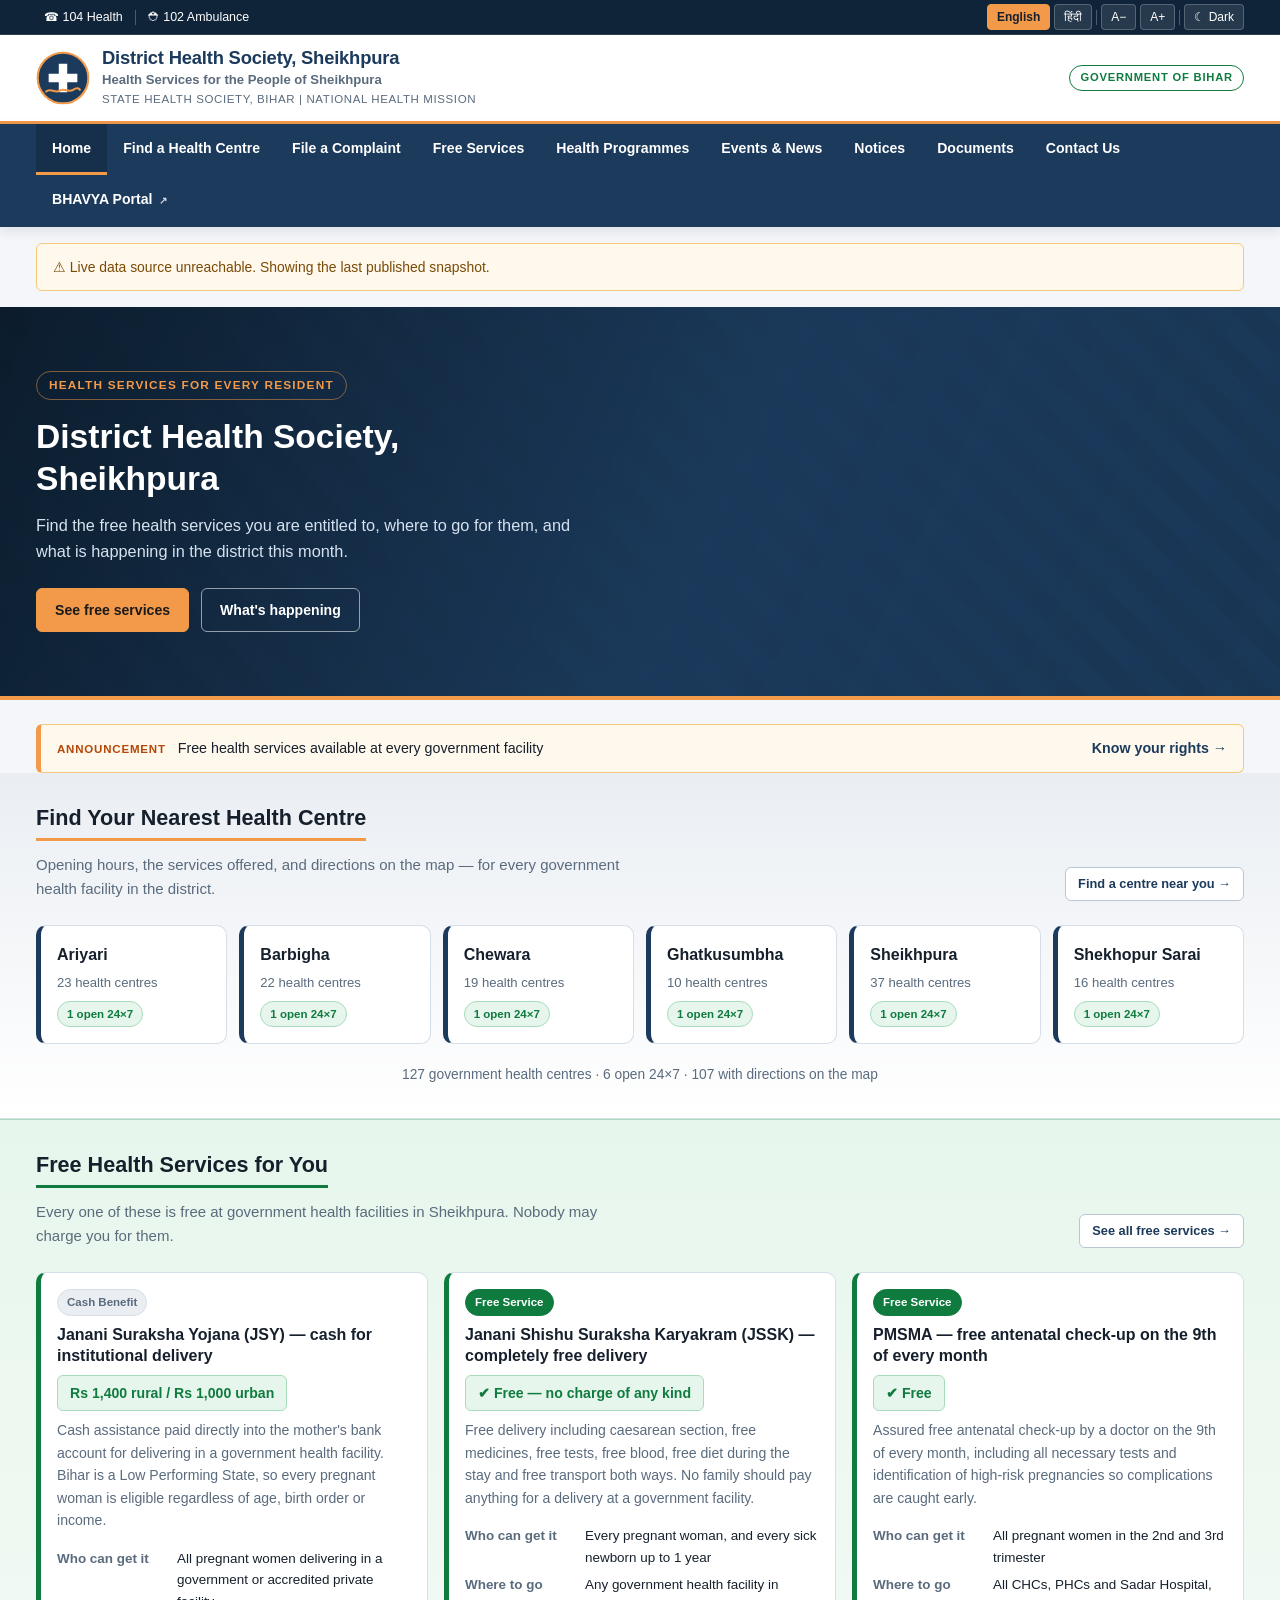
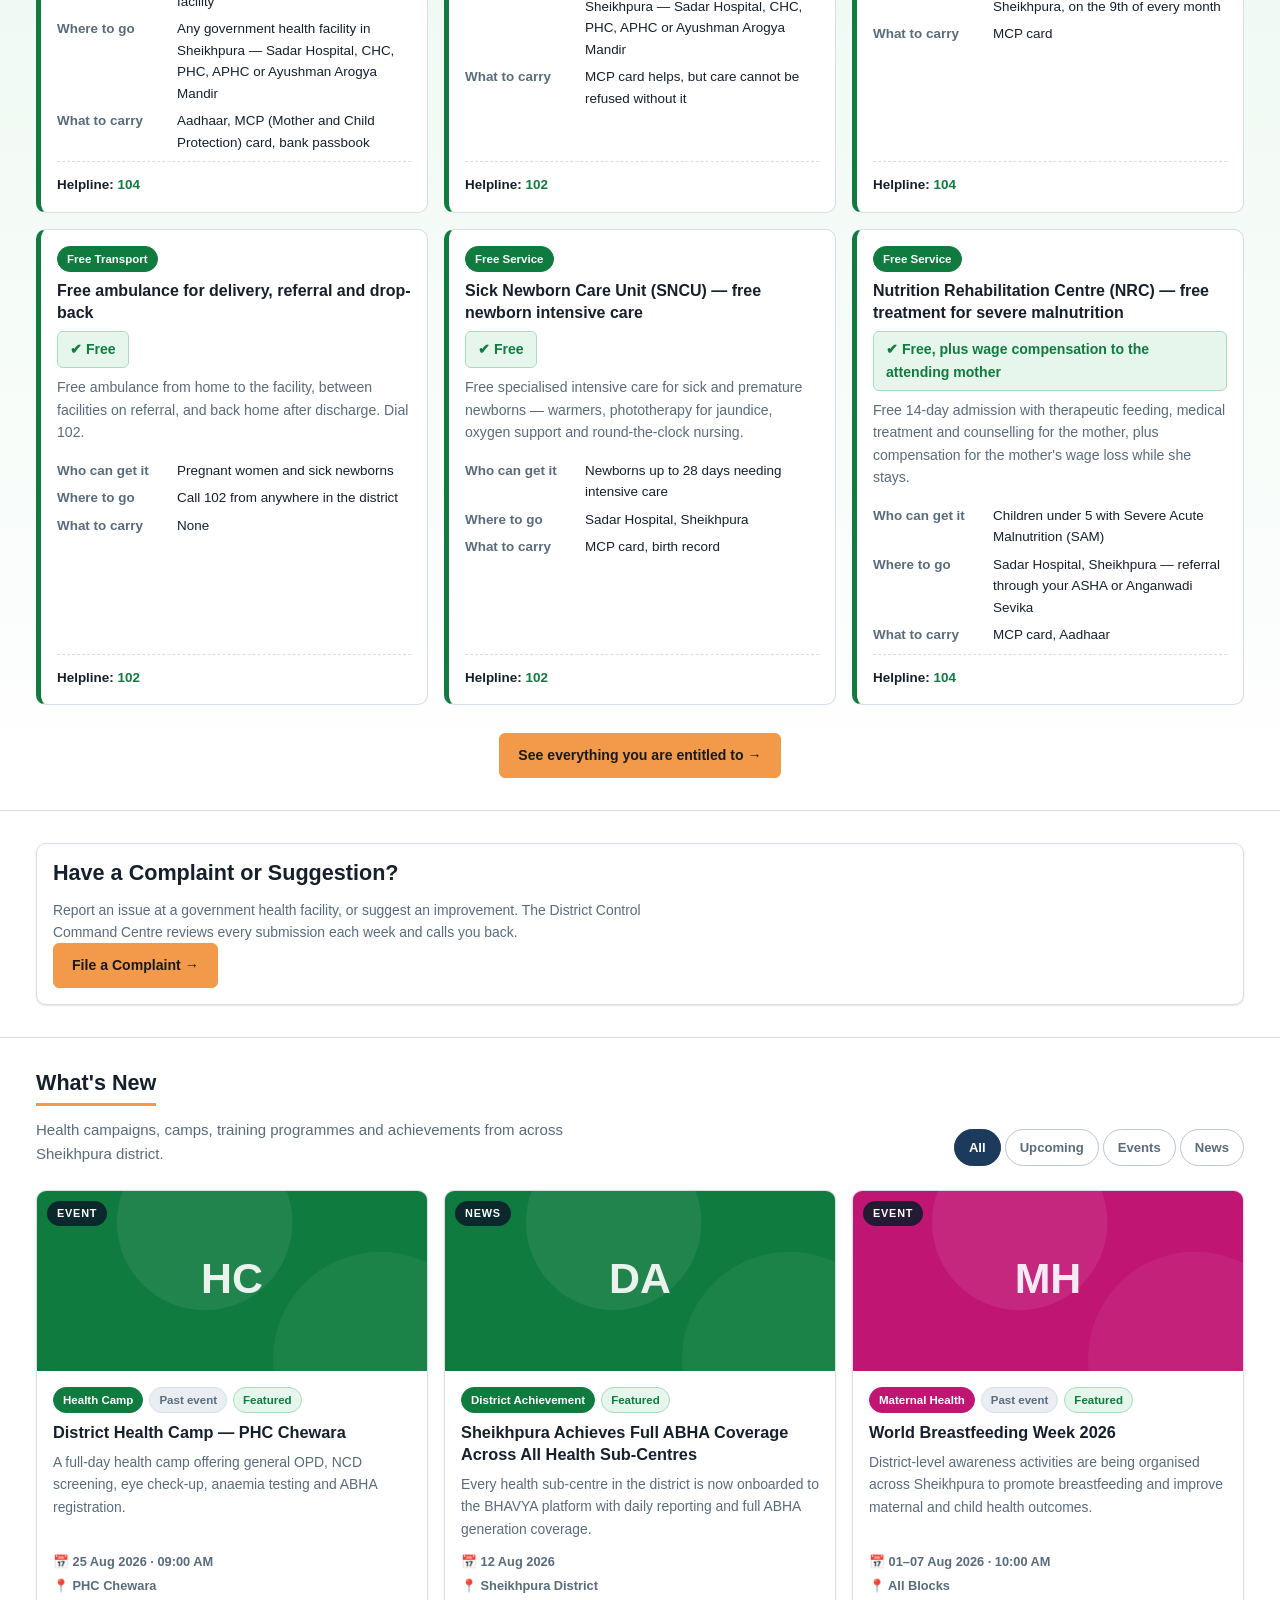
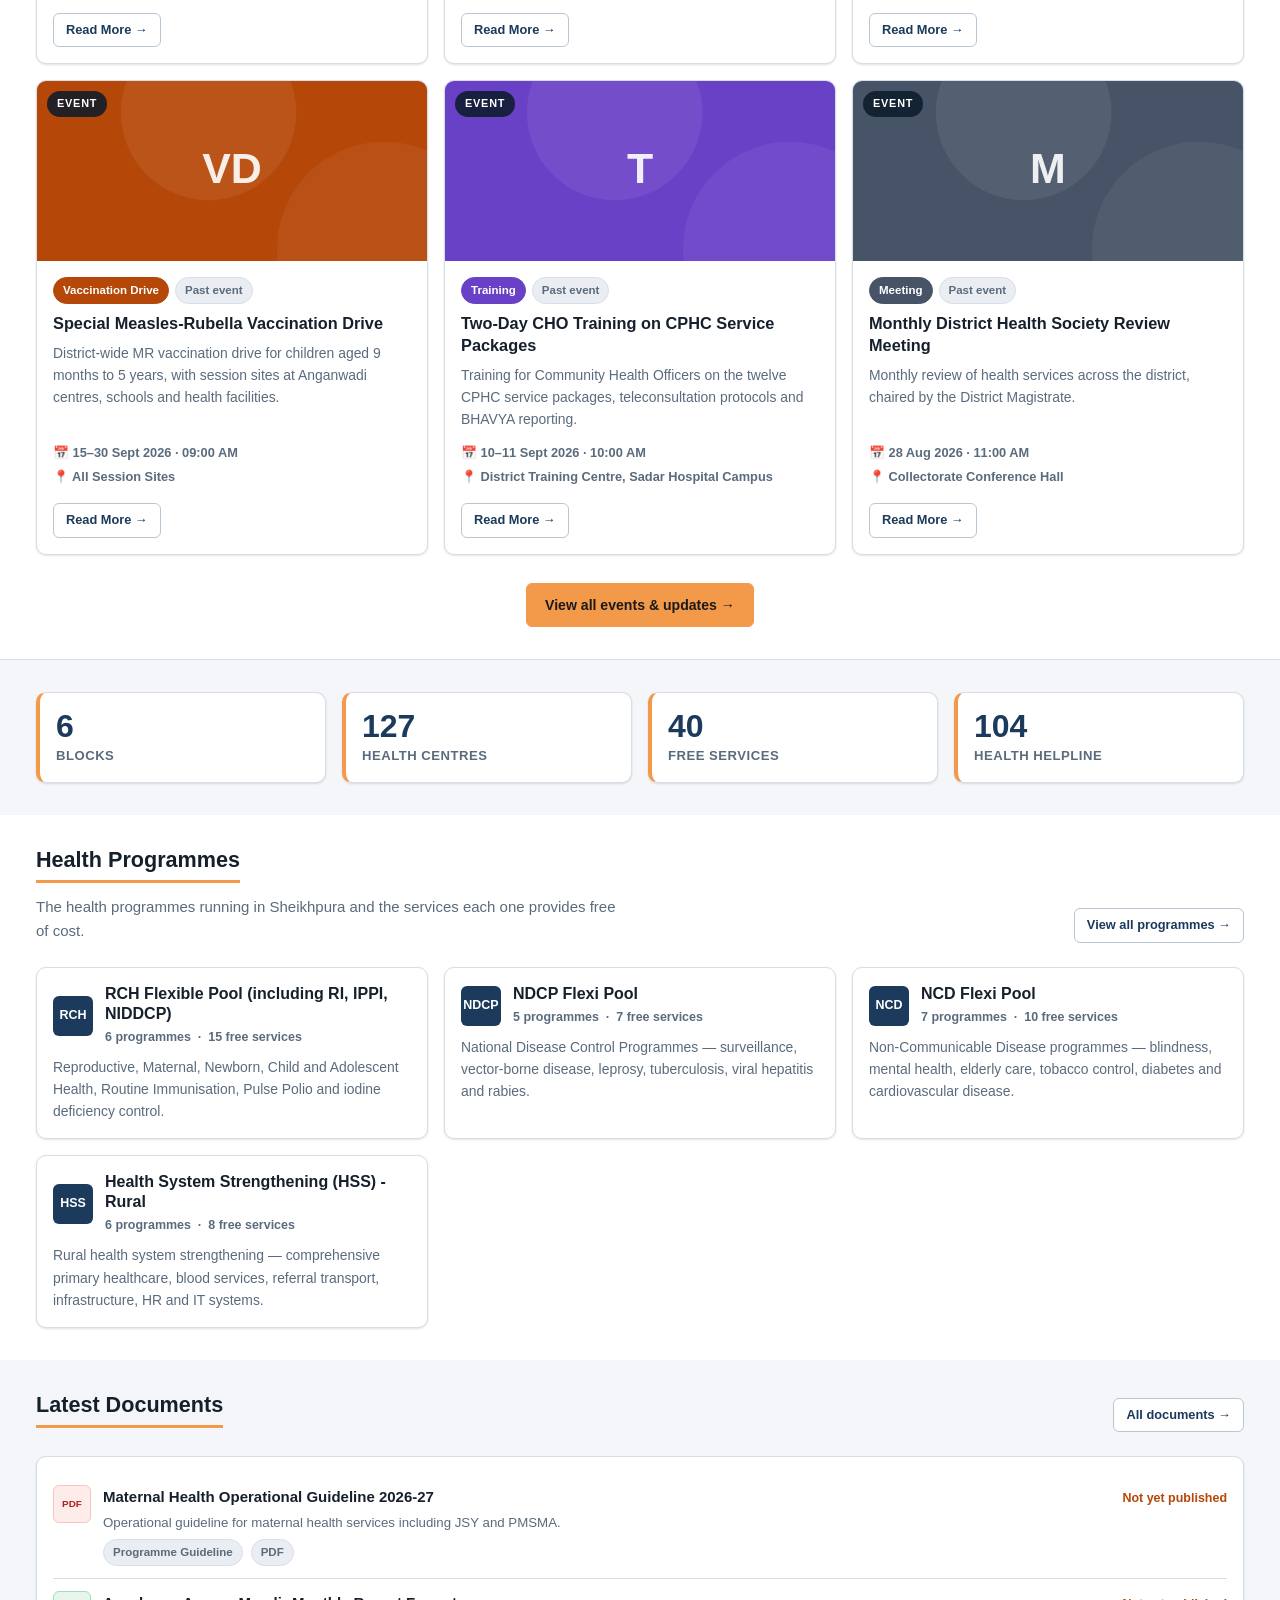
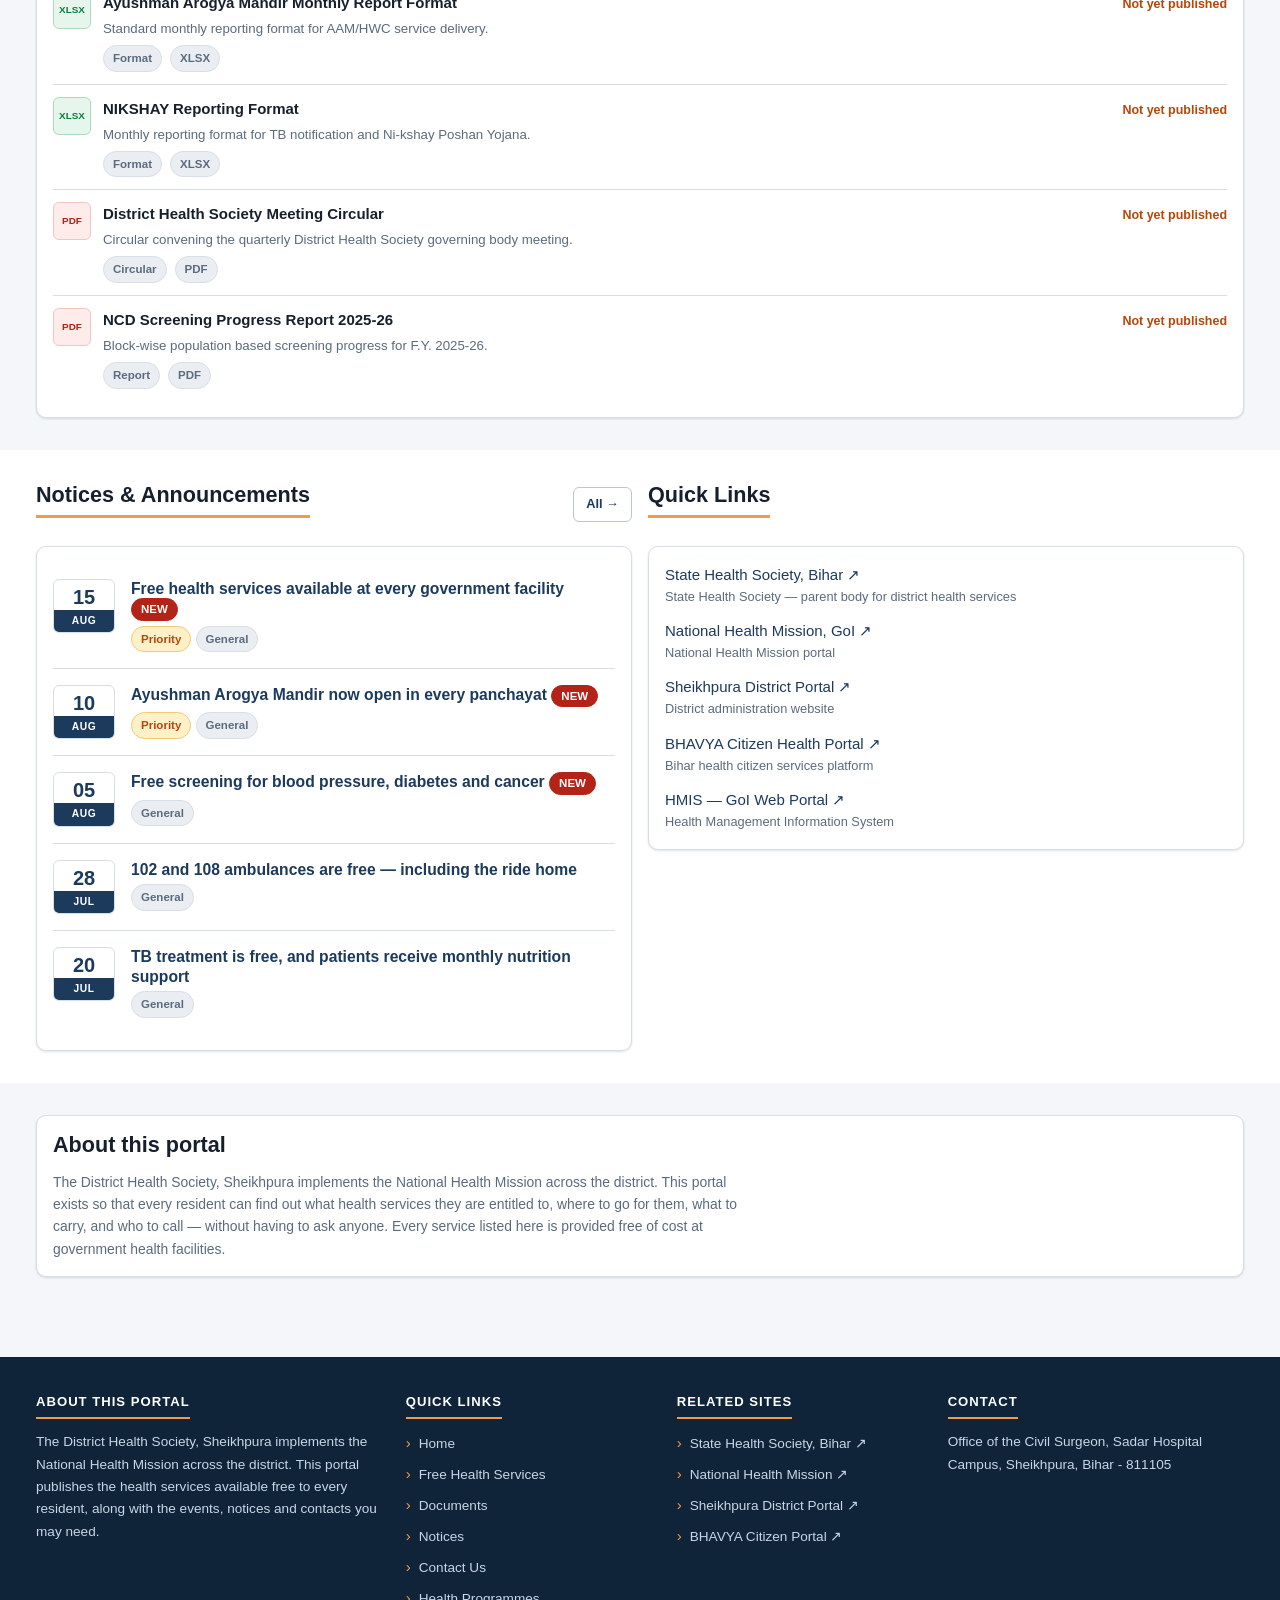
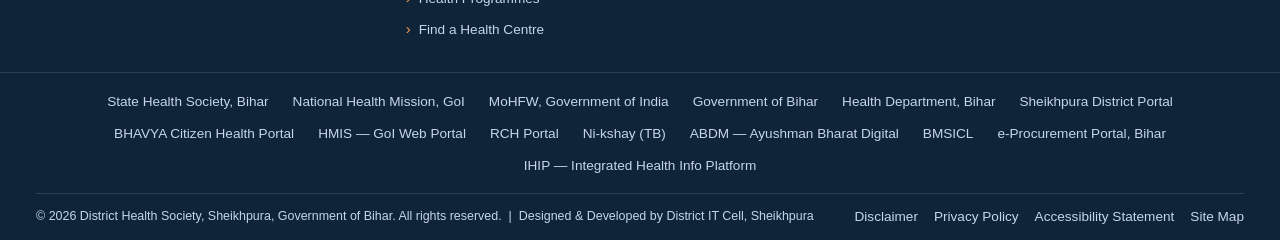
<file: index.html>
<!DOCTYPE html>
<html lang="en">
<head>
<meta charset="utf-8">
<base href="/">
<meta name="viewport" content="width=device-width, initial-scale=1">
<title>District Health Society, Sheikhpura — Health Services for Residents</title>
<meta name="description" content="Free health services, programmes, events and notices from the District Health Society, Sheikhpura, Bihar. Find what you are entitled to, where to go and who to call.">
<link rel="icon" href="assets/img/favicon.svg">
<link rel="stylesheet" href="assets/css/site.css">
</head>
<body>
<a class="skip-link" href="#page">Skip to main content</a>
<div id="shell-top"></div>
<div id="crumbs"></div>
<main id="page"><div class="container section">
  <div class="skel" style="height:220px;margin-bottom:24px"></div>
  <div class="grid grid-4"><div class="skel" style="height:96px"></div><div class="skel" style="height:96px"></div><div class="skel" style="height:96px"></div><div class="skel" style="height:96px"></div></div>
</div></main>
<div id="shell-footer"></div>

<script src="assets/js/config.js"></script>
<script src="assets/js/data.js"></script>
<script src="assets/js/ui.js"></script>
<script>
UI.boot('index.html', function (d) {
  var Q = PortalData.query, esc = PortalData.esc, H = [];
  var cy = Q.currentYear(d);

  /* ---- hero ---- */
  var hTitle = Q.home(d, 'hero_title') || {};
  var hSub   = Q.home(d, 'hero_subtitle') || {};
  var hCta2  = Q.home(d, 'hero_cta2') || {};
  H.push('<section class="hero"><div class="container">' +
    '<span class="eyebrow">' + esc(hTitle.Subtitle || 'District Health Society') + '</span>' +
    '<h1>' + esc(UI.t(hTitle.Title_EN, hTitle.Title_HI)) + '</h1>' +
    (hSub.Body_Text ? '<p class="lede">' + esc(hSub.Body_Text) + '</p>' : '') +
    '<div class="hero-actions">' +
      (hSub.Link_URL ? '<a class="btn btn-primary" href="' + esc(hSub.Link_URL) + '">' +
          esc(hSub.Link_Label || 'See free services') + '</a>' : '') +
      (hCta2.Link_URL ? '<a class="btn btn-ghost" href="' + esc(hCta2.Link_URL) + '">' + esc(hCta2.Link_Label || 'Documents') + '</a>' : '') +
    '</div></div></section>');

  /* ---- announcement strip: featured notice, else the sheet's banner text ---- */
  var feat = Q.notices(d).filter(function (n) { return PortalData.yes(n.Is_Featured); })[0];
  var banner = Q.home(d, 'notice_banner');
  if (feat || banner) {
    var text = feat ? feat.Title : (banner ? banner.Body_Text : '');
    var href = feat ? (PortalData.validUrl(feat.External_URL) || PortalData.validUrl(feat.Attachment_URL) || 'notices.html')
                    : (banner && banner.Link_URL) || 'notices.html';
    H.push('<div class="container" style="margin-top:24px"><div class="ann-strip">' +
      '<span class="lbl">' + esc((banner && banner.Title_EN) || 'Announcement') + '</span>' +
      '<span>' + esc(text) + '</span>' +
      '<a href="' + esc(href) + '">' + esc((banner && banner.Link_Label) || 'Read more') + ' →</a>' +
    '</div></div>');
  }

  /* ---- Find a health centre — a resident's first question is "where do I go",
          so the block picker sits directly under the announcement strip. ---- */
  var facSec = Q.home(d, 'sec_facilities');
  var blocks = Q.blocks(d);
  if (blocks.length) {
    var fst = Q.facilityStats(d);
    H.push('<section class="section facility-band" id="findcentre"><div class="container">' +
      '<div class="section-head"><div class="head-row"><div>' +
        '<h2>' + esc(facSec ? UI.t(facSec.Title_EN, facSec.Title_HI) : 'Find Your Nearest Health Centre') + '</h2>' +
        (facSec && facSec.Body_Text ? '<p>' + esc(facSec.Body_Text) + '</p>' : '') +
      '</div><div class="spacer"></div>' +
      '<a class="btn btn-outline btn-sm" href="facilities.html">' +
        esc((facSec && facSec.Link_Label) || 'Find a centre near you') + ' &rarr;</a></div></div>' +
      '<div class="block-grid">' + blocks.map(function (b) {
        return '<a class="block-card" href="facilities.html?block=' + encodeURIComponent(b.name) + '">' +
          '<span class="bc-name">' + esc(b.name) + '</span>' +
          '<span class="bc-count">' + b.count + ' health centres</span>' +
          (b.has24x7 ? '<span class="chip chip--live">' + b.has24x7 + ' open 24&times;7</span>' : '') +
        '</a>';
      }).join('') + '</div>' +
      '<p style="margin:20px 0 0;font-size:.86rem;color:var(--text-muted);text-align:center">' +
        fst.total + ' government health centres &middot; ' + fst.emergency +
        ' open 24&times;7 &middot; ' + fst.mapped + ' with directions on the map</p>' +
    '</div></section>');
  }

  /* ---- Free services for citizens — the single most useful block on the page
          for a resident, so it sits directly under the hero. ---- */
  var benSec = Q.home(d, 'sec_benefits');
  var topBen = Q.allBenefits(d).slice(0, 6);
  if (topBen.length) {
    H.push('<section class="section benefit-band" id="freeservices"><div class="container">' +
      '<div class="section-head"><div class="head-row"><div>' +
        '<h2>' + esc(benSec ? UI.t(benSec.Title_EN, benSec.Title_HI) : 'Free Health Services for You') + '</h2>' +
        (benSec && benSec.Body_Text ? '<p>' + esc(benSec.Body_Text) + '</p>' : '') +
      '</div><div class="spacer"></div>' +
      '<a class="btn btn-outline btn-sm" href="benefits.html">' +
        esc((benSec && benSec.Link_Label) || 'See all free services') + ' →</a></div></div>' +
      '<div class="grid grid-3">' +
        topBen.map(function (b) { return UI.benefitCard(b); }).join('') +
      '</div>' +
      '<div style="text-align:center;margin-top:28px">' +
        '<a class="btn btn-primary" href="benefits.html">See everything you are entitled to →</a></div>' +
    '</div></section>');
  }

  /* ---- Have a complaint or suggestion? — secondary action, so a plain card
          rather than a full gradient band; sits between Free Services and
          What's New. ---- */
  var grvSec = Q.home(d, 'sec_grievance');
  H.push('<section class="section section--alt"><div class="container"><div class="card">' +
    '<h2>' + esc(grvSec ? UI.t(grvSec.Title_EN, grvSec.Title_HI) : 'Have a Complaint or Suggestion?') + '</h2>' +
    '<p style="max-width:80ch">' + esc((grvSec && grvSec.Body_Text) ||
      'Report an issue at a government health facility, or suggest an improvement. ' +
      'The District Control Command Centre reviews every submission each week and calls you back.') + '</p>' +
    '<a class="btn btn-primary" href="' + esc((grvSec && grvSec.Link_URL) || 'grievance.html') + '">' +
      esc((grvSec && grvSec.Link_Label) || 'File a Complaint') + ' →</a>' +
  '</div></div></section>');

  /* ---- What's New / Events — sits high on the page, straight after the hero ---- */
  var wnSec = Q.home(d, 'sec_whatsnew');
  var wnAll = Q.posts(d, { limit: 6 });
  if (wnAll.length) {
    H.push('<section class="section whatsnew" id="whatsnew"><div class="container">' +
      '<div class="section-head"><div class="head-row"><div>' +
        '<h2>' + esc(wnSec ? UI.t(wnSec.Title_EN, wnSec.Title_HI) : "What's New") + '</h2>' +
        (wnSec && wnSec.Body_Text ? '<p>' + esc(wnSec.Body_Text) + '</p>' : '') +
      '</div><div class="spacer"></div>' +
      '<div class="wn-tabs" role="tablist">' +
        '<button role="tab" data-wn="all" aria-selected="true">All</button>' +
        '<button role="tab" data-wn="upcoming" aria-selected="false">Upcoming</button>' +
        '<button role="tab" data-wn="Event" aria-selected="false">Events</button>' +
        '<button role="tab" data-wn="News" aria-selected="false">News</button>' +
      '</div></div></div>' +
      '<div class="grid grid-3" id="wnGrid"></div>' +
      '<div style="text-align:center;margin-top:28px">' +
        '<a class="btn btn-primary" href="events.html">View all events &amp; updates →</a></div>' +
    '</div></section>');
  }

  /* ---- stat tiles: sheet value, or computed live when the cell is blank ---- */
  var st = Q.stats(d);
  var computed = {
    stat_facilities: st.facilities,
    stat_benefits:   st.benefits,
    stat_programmes: cy ? Q.programmes(d, cy.Year_ID).length : 0,
    stat_documents:  st.documents,
    stat_notices:    st.notices,
    stat_events:     st.posts
  };
  var tiles = Q.homeByType(d, 'stat').map(function (s) {
    var v = String(s.Body_Text || '').trim() || computed[s.Section_Key] || '0';
    var inner = '<div class="card stat"><div class="num">' + esc(v) + '</div>' +
                '<div class="lbl">' + esc(UI.t(s.Title_EN, s.Title_HI)) + '</div></div>';
    return s.Link_URL ? '<a class="card--link" style="text-decoration:none" href="' + esc(s.Link_URL) + '">' + inner + '</a>' : inner;
  }).join('');
  if (tiles) H.push('<section class="section"><div class="container"><div class="grid grid-4">' + tiles + '</div></div></section>');

  /* ---- health programmes — only those a resident can actually use ---- */
  var secP = Q.home(d, 'sec_programmes');
  if (cy) {
    var progs = Q.programmes(d, cy.Year_ID);
    var byCat = {};
    progs.forEach(function (p) { (byCat[p.Category_ID] = byCat[p.Category_ID] || []).push(p); });
    var cards = Q.categories(d).filter(function (c) { return (byCat[c.Category_ID] || []).length; })
      .map(function (c) {
        var list = byCat[c.Category_ID];
        var nb = list.reduce(function (a, p) { return a + Q.benefitsFor(d, p.FMR_Code, p.Year_ID).length; }, 0);
        return '<a class="card card--link cat-card" href="programmes.html">' +
          '<div class="cat-top"><span class="cat-icon">' + esc(c.Short_Name) + '</span>' +
            '<div><h3 style="margin:0">' + esc(c.Category_Name) + '</h3>' +
            '<span class="count">' + list.length + ' programme' + (list.length === 1 ? '' : 's') +
            ' &nbsp;&middot;&nbsp; ' + nb + ' free service' + (nb === 1 ? '' : 's') + '</span></div></div>' +
          (c.Description ? '<p>' + esc(c.Description) + '</p>' : '') + '</a>';
      }).join('');
    if (cards) {
      H.push('<section class="section section--alt"><div class="container">' +
        '<div class="section-head"><div class="head-row"><div>' +
          '<h2>' + esc(secP ? UI.t(secP.Title_EN, secP.Title_HI) : 'Health Programmes') + '</h2>' +
          (secP && secP.Body_Text ? '<p>' + esc(secP.Body_Text) + '</p>' : '') +
        '</div><div class="spacer"></div>' +
        '<a class="btn btn-outline btn-sm" href="programmes.html">' +
          esc((secP && secP.Link_Label) || 'View all programmes') + ' &rarr;</a></div></div>' +
        '<div class="grid grid-3">' + cards + '</div></div></section>');
    }
  }

  /* ---- latest documents ---- */
  var secD = Q.home(d, 'sec_documents');
  var docs = Q.allDocuments(d).slice();
  docs.sort(function (a, b) {
    if (a.featured !== b.featured) return a.featured ? -1 : 1;   // featured first
    if (!!a.url !== !!b.url) return a.url ? -1 : 1;              // then actually-downloadable
    var da = PortalData.parseDate(a.date), db = PortalData.parseDate(b.date);
    return (db ? db.getTime() : 0) - (da ? da.getTime() : 0);
  });
  var top = docs.slice(0, 6);
  H.push('<section class="section"><div class="container">' +
    '<div class="section-head"><div class="head-row"><div>' +
      '<h2>' + esc(secD ? UI.t(secD.Title_EN, secD.Title_HI) : 'Latest Documents') + '</h2>' +
      (secD && secD.Body_Text ? '<p>' + esc(secD.Body_Text) + '</p>' : '') +
    '</div><div class="spacer"></div>' +
    '<a class="btn btn-outline btn-sm" href="documents.html">All documents →</a></div></div>' +
    '<div class="card">' + (top.length ? top.map(function (x) { return UI.docRow(x); }).join('')
      : UI.emptyState('No documents yet', 'Documents will appear here once they are added to the source sheet.')) +
    '</div></div></section>');

  /* ---- notices + quick links ---- */
  var secN = Q.home(d, 'sec_notices'), secQ = Q.home(d, 'sec_quicklinks');
  var nList = Q.notices(d).slice(0, 5).map(function (n) {
    var dt = PortalData.parseDate(n.Notice_Date);
    var url = PortalData.validUrl(n.External_URL) || PortalData.validUrl(n.Attachment_URL) || 'notices.html';
    return '<div class="notice-item"><div class="notice-date">' +
      '<div class="d">' + (dt ? String(dt.getDate()).padStart(2, '0') : '—') + '</div>' +
      '<div class="m">' + (dt ? dt.toLocaleString('en-IN', { month: 'short' }) : '') + '</div></div>' +
      '<div class="notice-body"><h3><a href="' + esc(url) + '">' + esc(n.Title) + '</a>' +
      (PortalData.yes(n.Is_New) ? ' <span class="chip chip--new">NEW</span>' : '') + '</h3>' +
      (String(n.Priority).toLowerCase() === 'high' ? '<span class="chip chip--high">Priority</span> ' : '') +
      '<span class="chip">' + esc(n.Category) + '</span></div></div>';
  }).join('');

  var qLinks = Q.links(d, 'home').map(function (l) {
    return '<li><a href="' + esc(l.URL) + '" target="_blank" rel="noopener noreferrer">' +
      esc(l.Link_Name) + ' <span class="ext-mark">' + UI.icon('external') + '</span></a>' +
      (l.Description ? '<div style="font-size:.8rem;color:var(--text-muted)">' + esc(l.Description) + '</div>' : '') + '</li>';
  }).join('');

  H.push('<section class="section section--alt"><div class="container"><div class="grid grid-2">' +
    '<div><div class="section-head"><div class="head-row"><div><h2>' +
      esc(secN ? UI.t(secN.Title_EN, secN.Title_HI) : 'Notices') + '</h2></div><div class="spacer"></div>' +
      '<a class="btn btn-outline btn-sm" href="notices.html">All →</a></div></div>' +
      '<div class="card">' + (nList || UI.emptyState('No notices', 'Nothing has been published yet.')) + '</div></div>' +
    '<div><div class="section-head"><h2>' + esc(secQ ? UI.t(secQ.Title_EN, secQ.Title_HI) : 'Quick Links') + '</h2></div>' +
      '<div class="card"><ul style="list-style:none;margin:0;padding:0;display:grid;gap:12px">' + qLinks + '</ul></div></div>' +
  '</div></div></section>');

  /* ---- about ---- */
  var ab = Q.home(d, 'about_text');
  if (ab && ab.Body_Text) {
    H.push('<section class="section"><div class="container"><div class="card">' +
      '<h2>' + esc(UI.t(ab.Title_EN, ab.Title_HI)) + '</h2>' +
      '<p style="max-width:90ch;color:var(--text-muted)">' + esc(ab.Body_Text) + '</p>' +
    '</div></div></section>');
  }

  document.getElementById('page').innerHTML = H.join('');
  document.title = (d.settings.site_title || 'PIP Portal') + ' — ' + (d.settings.site_subtitle || '');

  /* What's New tab filtering — re-queries the data, never a hard-coded list */
  var grid = document.getElementById('wnGrid');
  if (grid) {
    var drawWN = function (mode) {
      var opts = { limit: 6 };
      if (mode === 'upcoming') opts.when = 'upcoming';
      else if (mode === 'Event' || mode === 'News') opts.type = mode;
      var rows = Q.posts(d, opts);
      grid.innerHTML = rows.length
        ? rows.map(function (p) { return UI.postCard(p); }).join('')
        : '<div style="grid-column:1/-1">' +
          UI.emptyState('Nothing here yet',
            mode === 'upcoming' ? 'No upcoming events are scheduled at the moment.'
                                : 'No posts match this filter.') + '</div>';
    };
    Array.prototype.forEach.call(document.querySelectorAll('.wn-tabs button'), function (b) {
      b.addEventListener('click', function () {
        Array.prototype.forEach.call(document.querySelectorAll('.wn-tabs button'), function (x) {
          x.setAttribute('aria-selected', String(x === b));
        });
        drawWN(b.dataset.wn);
      });
    });
    drawWN('all');
  }
});
</script>
</body>
</html>
</file>
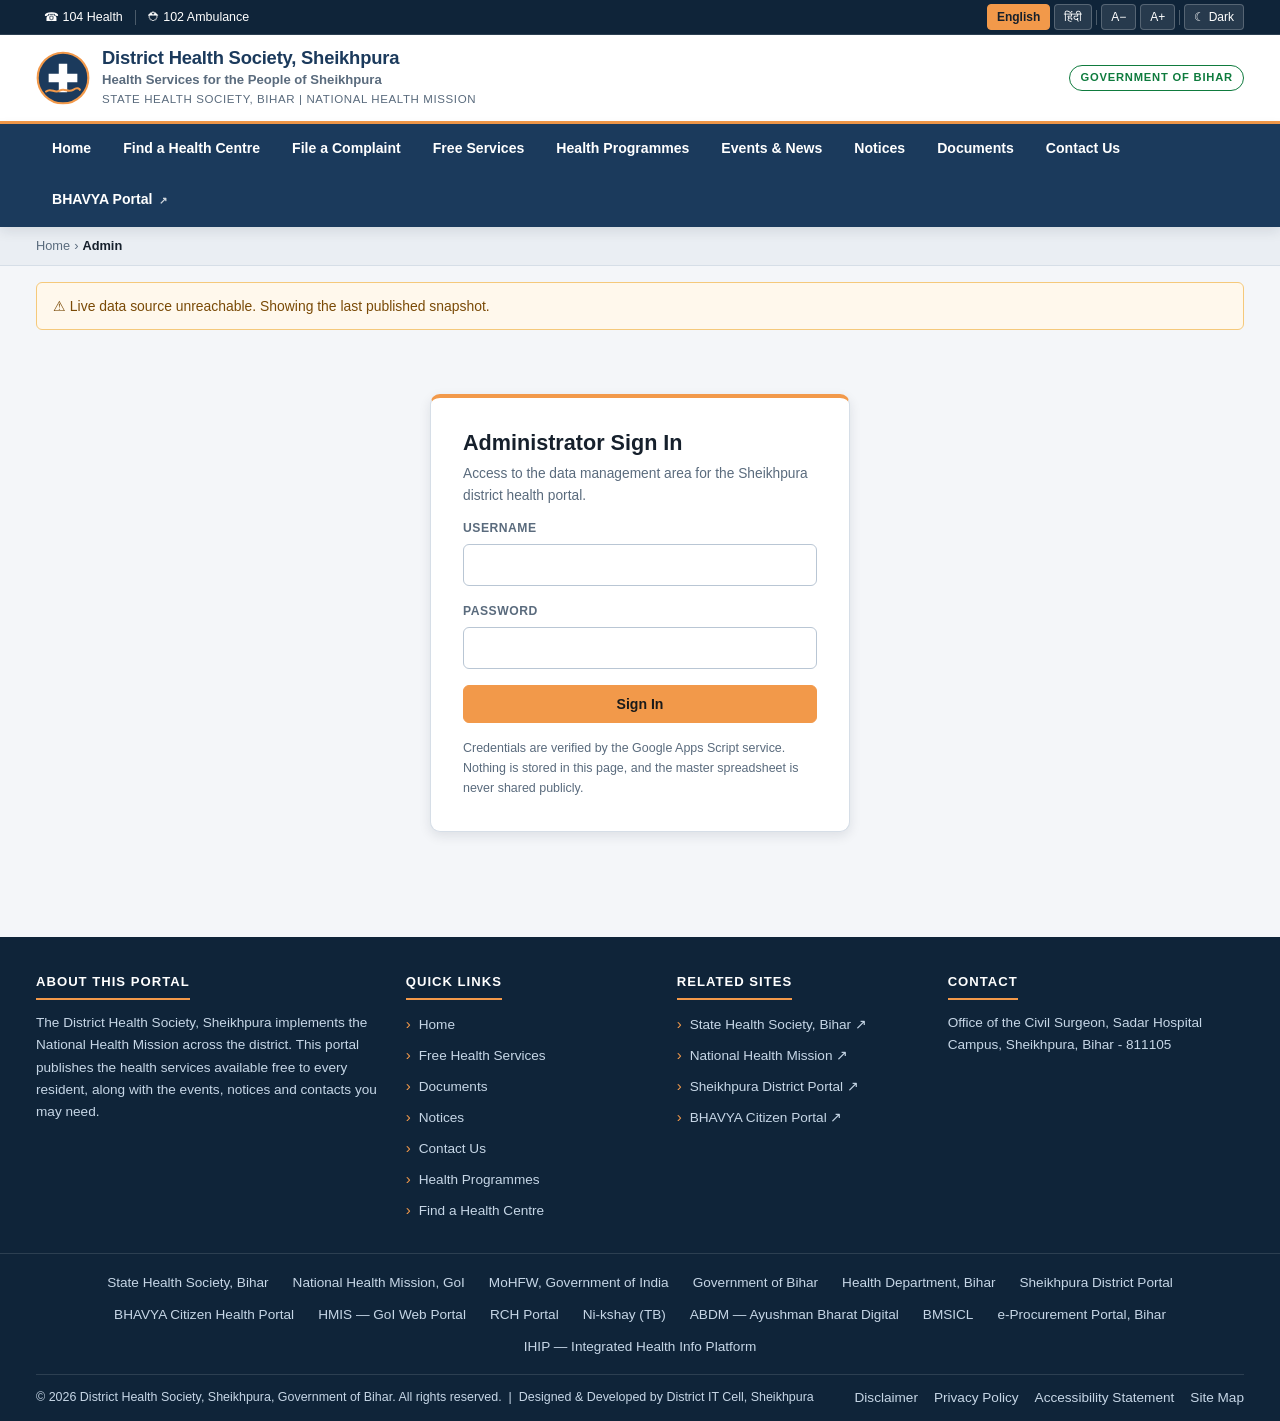
<file: admin.html>
<!DOCTYPE html>
<html lang="en">
<head>
<meta charset="utf-8">
<base href="/">
<meta name="viewport" content="width=device-width, initial-scale=1">
<title>Admin — District Health Society, Sheikhpura</title>
<meta name="robots" content="noindex, nofollow">
<link rel="icon" href="assets/img/favicon.svg">
<link rel="stylesheet" href="assets/css/site.css">
</head>
<body>
<a class="skip-link" href="#page">Skip to main content</a>
<div id="shell-top"></div>
<div id="crumbs"></div>
<main id="page"><div class="container section"><div class="skel" style="height:300px"></div></div></main>
<div id="shell-footer"></div>

<script src="assets/js/config.js"></script>
<script src="assets/js/data.js"></script>
<script src="assets/js/ui.js"></script>
<script src="assets/js/composer.js"></script>
<script>
/* ------------------------------------------------------------------
   Admin area.
   No credential, key or Sheet ID is present in this file. Authentication
   happens entirely inside the Apps Script Web App, which holds the
   password hash in Script Properties and returns a short-lived
   HMAC-signed token. The Google Sheet itself is never shared publicly.
   ------------------------------------------------------------------ */
(function () {
  var TOKEN_KEY = 'shk_admin_token';
  var API = String((window.PORTAL_CONFIG || {}).API_URL || '').trim();
  var SHEET_ID = String((window.PORTAL_CONFIG || {}).SHEET_ID || '').trim();
  var SHEET_URL = SHEET_ID ? 'https://docs.google.com/spreadsheets/d/' + SHEET_ID + '/edit' : '';

  function token()      { try { return sessionStorage.getItem(TOKEN_KEY) || ''; } catch (_) { return ''; } }
  function setToken(t)  { try { t ? sessionStorage.setItem(TOKEN_KEY, t) : sessionStorage.removeItem(TOKEN_KEY); } catch (_) {} }

  /* text/plain keeps this a CORS "simple request" — Apps Script cannot answer preflight */
  function post(payload) {
    if (!API) return Promise.reject(new Error('API_URL is not configured in assets/js/config.js'));
    return fetch(API, {
      method: 'POST',
      headers: { 'Content-Type': 'text/plain;charset=utf-8' },
      body: JSON.stringify(payload)
    }).then(function (r) { return r.json(); });
  }

  UI.boot('admin.html', function (d) {
    var esc = PortalData.esc, Q = PortalData.query;
    UI.crumbs([{ label: 'Admin' }]);
    var page = document.getElementById('page');

    /* ---------- login ---------- */
    function renderLogin(msg, kind) {
      page.innerHTML =
        '<div class="container"><div class="login-wrap"><div class="login-card">' +
          '<h2 style="margin-bottom:6px">Administrator Sign In</h2>' +
          '<p style="color:var(--text-muted);font-size:.86rem">Access to the data management area for the ' +
            esc(d.settings.district_name || '') + ' district health portal.</p>' +
          (msg ? '<div class="alert alert-' + (kind || 'err') + '">' + esc(msg) + '</div>' : '') +
          (!API ? '<div class="alert alert-warn">The portal is running from the local data snapshot. ' +
                  'Set <code>API_URL</code> in <code>assets/js/config.js</code> to enable sign-in.</div>' : '') +
          '<form id="lf" autocomplete="off">' +
            '<div class="field"><label for="u">Username</label><input id="u" type="text" required autocomplete="username"></div>' +
            '<div class="field"><label for="p">Password</label><input id="p" type="password" required autocomplete="current-password"></div>' +
            '<button class="btn btn-primary" type="submit" id="sb" style="width:100%"' + (API ? '' : ' disabled') + '>Sign In</button>' +
          '</form>' +
          '<p style="font-size:.78rem;color:var(--text-muted);margin:16px 0 0">' +
            'Credentials are verified by the Google Apps Script service. Nothing is stored in this page, and the ' +
            'master spreadsheet is never shared publicly.</p>' +
        '</div></div></div>';

      document.getElementById('lf').addEventListener('submit', function (e) {
        e.preventDefault();
        var b = document.getElementById('sb');
        b.disabled = true; b.textContent = 'Signing in…';
        post({ action: 'login',
               username: document.getElementById('u').value,
               password: document.getElementById('p').value })
          .then(function (r) {
            if (r && r.ok && r.token) { setToken(r.token); renderDashboard(); }
            else renderLogin((r && r.error) || 'Sign in failed.');
          })
          .catch(function (err) { renderLogin('Could not reach the data service: ' + err.message); });
      });
    }

    /* ---------- Posts & Events ---------- */

    /* Admin sees every post; the public GET endpoint strips Drafts and
       unreleased Scheduled posts, so re-fetch through postList when live. */
    var adminPosts = null;

    function loadAdminPosts() {
      if (!API) return Promise.resolve(d.posts);
      return post({ action: 'postList', token: token() })
        .then(function (r) { if (r && r.ok) { adminPosts = r.posts; } return adminPosts || d.posts; })
        .catch(function () { return d.posts; });
    }

    function allPosts() { return adminPosts || d.posts; }

    /* ---------- Grievances ----------
       Unlike Posts, Grievances is never part of `d` — the sheet is never a
       SHEET_MAP key, so it never reaches the public payload or the shared
       6h cache. The only way to read it, even here, is this authenticated
       grievanceList action. */
    var adminGrievances = null, grievanceCats = null;

    function loadAdminGrievances() {
      if (!API) return Promise.resolve([]);
      return post({ action: 'grievanceList', token: token() })
        .then(function (r) {
          if (r && r.ok) { adminGrievances = r.grievances; grievanceCats = r.categories; }
          return adminGrievances || [];
        })
        .catch(function () { return adminGrievances || []; });
    }

    function allGrievances() { return adminGrievances || []; }
    function grvCategoryName(id) {
      var c = (grievanceCats || []).filter(function (x) { return x.Category_ID === id; })[0];
      return c ? c.Category_Name : '—';
    }

    function openComposer(existing) {
      var mount = document.getElementById('page');
      mount.innerHTML = '<section class="section"><div class="container">' +
        '<div class="section-head"><h2>' + (existing ? 'Edit post' : 'Create a new post') + '</h2>' +
        '<p>Write the post, add photos from this device, then publish now or schedule it for later.</p></div>' +
        '<div id="composerMount"></div></div></section>';
      Composer.open({
        mount: document.getElementById('composerMount'),
        data: d, post: existing || null,
        api: function (payload) { return post(payload); },
        canPublish: !!API,
        onSaved: function () { adminPosts = null; renderPosts(); },
        onCancel: function () { renderPosts(); }
      });
    }

    function renderPosts() {
      var mount = document.getElementById('page');
      var cats = {}; d.postCategories.forEach(function (c) { cats[c.Category_ID] = c.Category_Name; });

      mount.innerHTML = '<section class="section"><div class="container">' +
        '<div class="section-head"><div class="head-row">' +
          '<div><h2>Posts &amp; Events</h2><p>Everything published under What\'s New — events, news and updates.</p></div>' +
          '<div class="spacer"></div>' +
          '<button class="btn btn-outline btn-sm" type="button" id="backDash">← Dashboard</button>' +
          '<button class="btn btn-primary btn-sm" type="button" id="newPost">＋ Create New Post</button>' +
        '</div></div>' +
        '<div id="pMsg"></div>' +
        '<div class="admin-grid" id="pStats"></div>' +
        '<div class="filters filters--4">' +
          '<div class="field search-field"><label for="pq">Search</label><input id="pq" type="search" placeholder="Title or description…"></div>' +
          '<div class="field"><label for="pty">Type</label><select id="pty"><option value="">All</option><option>Event</option><option>News</option><option>Update</option></select></div>' +
          '<div class="field"><label for="pst">Status</label><select id="pst"><option value="">All</option><option>Published</option><option>Draft</option><option>Scheduled</option><option>Archived</option></select></div>' +
          '<div class="field"><label for="pcat">Category</label><select id="pcat"><option value="">All</option>' +
            Q.postCategories(d).map(function (c) { return '<option value="' + esc(c.Category_ID) + '">' + esc(c.Category_Name) + '</option>'; }).join('') +
          '</select></div>' +
          '<div class="field"><label>&nbsp;</label><button class="btn btn-outline" type="button" id="preset">Reset</button></div>' +
        '</div>' +
        '<div class="result-line" id="prl"></div>' +
        '<div class="table-wrap"><table class="data"><thead><tr>' +
          '<th>Title</th><th style="width:80px">Type</th><th style="width:150px">Category</th>' +
          '<th style="width:130px">Date</th><th style="width:100px">Status</th>' +
          '<th style="width:110px">Published</th><th style="width:230px">Actions</th>' +
        '</tr></thead><tbody id="pBody"></tbody></table></div>' +
      '</div></section>';

      document.getElementById('backDash').addEventListener('click', renderDashboard);
      document.getElementById('newPost').addEventListener('click', function () { openComposer(null); });

      function pmsg(kind, text) {
        document.getElementById('pMsg').innerHTML = text
          ? '<div class="alert alert-' + kind + '">' + esc(text) + '</div>' : '';
      }

      function drawStats() {
        var s = Q.postStats({ posts: allPosts() });
        document.getElementById('pStats').innerHTML = [
          [s.total, 'Total posts', ''], [s.published, 'Published', 'var(--green)'],
          [s.draft, 'Drafts', ''], [s.scheduled, 'Scheduled', 'var(--amber)'],
          [s.archived, 'Archived', ''], [s.upcoming, 'Upcoming events', 'var(--accent)']
        ].map(function (t) {
          return '<div class="card stat"' + (t[2] ? ' style="border-left-color:' + t[2] + '"' : '') + '>' +
            '<div class="num"' + (t[2] ? ' style="color:' + t[2] + '"' : '') + '>' + t[0] + '</div>' +
            '<div class="lbl">' + t[1] + '</div></div>';
        }).join('');
      }

      function drawTable() {
        var q = document.getElementById('pq').value.toLowerCase().trim();
        var ty = document.getElementById('pty').value;
        var st = document.getElementById('pst').value;
        var ct = document.getElementById('pcat').value;

        var rows = allPosts().filter(function (p) {
          if (ty && p.Content_Type !== ty) return false;
          if (st && p.Status !== st) return false;
          if (ct && p.Category_ID !== ct) return false;
          if (q && [p.Title, p.Short_Description, p.Venue].join(' ').toLowerCase().indexOf(q) === -1) return false;
          return true;
        }).sort(function (a, b) {
          var da = PortalData.parseDate(a.Updated_Date || a.Published_Date || a.Created_Date);
          var db = PortalData.parseDate(b.Updated_Date || b.Published_Date || b.Created_Date);
          return (db ? db.getTime() : 0) - (da ? da.getTime() : 0);
        });

        document.getElementById('prl').innerHTML = '<strong>' + rows.length + '</strong> post' + (rows.length === 1 ? '' : 's');
        document.getElementById('pBody').innerHTML = rows.length ? rows.map(function (p) {
          var when = p.Content_Type === 'Event'
            ? PortalData.fmtRange(p.Event_Start_Date, p.Event_End_Date)
            : PortalData.fmtDate(p.Published_Date);
          var live = String(p.Status) === 'Published';
          return '<tr>' +
            '<td data-label="Title"><strong>' + esc(p.Title) + '</strong>' +
              (PortalData.yes(p.Is_Featured) ? ' <span class="chip chip--ok">Featured</span>' : '') +
              '<div style="font-size:.76rem;color:var(--text-muted)">' + esc(p.Slug) + '</div></td>' +
            '<td data-label="Type">' + esc(p.Content_Type) + '</td>' +
            '<td data-label="Category">' + esc(cats[p.Category_ID] || '—') + '</td>' +
            '<td data-label="Date">' + esc(when || '—') + '</td>' +
            '<td data-label="Status"><span class="status-pill st-' + esc(p.Status) + '">' + esc(p.Status) + '</span></td>' +
            '<td data-label="Published">' + esc(PortalData.fmtDate(p.Published_Date) || '—') + '</td>' +
            '<td data-label="Actions"><div class="row-actions">' +
              '<button type="button" data-act="view" data-id="' + esc(p.Post_ID) + '">View</button>' +
              '<button type="button" data-act="edit" data-id="' + esc(p.Post_ID) + '">Edit</button>' +
              (live ? '<button type="button" data-act="Draft" data-id="' + esc(p.Post_ID) + '">Unpublish</button>'
                    : '<button type="button" data-act="Published" data-id="' + esc(p.Post_ID) + '">Publish</button>') +
              '<button type="button" data-act="Archived" data-id="' + esc(p.Post_ID) + '">Archive</button>' +
              '<button type="button" class="danger" data-act="delete" data-id="' + esc(p.Post_ID) + '">Delete</button>' +
            '</div></td></tr>';
        }).join('') : '<tr><td colspan="7">' + UI.emptyState('No posts match',
          'Try clearing the filters, or create the first post.') + '</td></tr>';

        Array.prototype.forEach.call(document.querySelectorAll('#pBody button[data-act]'), function (b) {
          b.addEventListener('click', function () { action(this.dataset.act, this.dataset.id); });
        });
      }

      function action(act, id) {
        var p = allPosts().filter(function (x) { return x.Post_ID === id; })[0];
        if (!p) return;

        if (act === 'view') { window.open('event.html?slug=' + encodeURIComponent(p.Slug), '_blank'); return; }
        if (act === 'edit') { openComposer(p); return; }

        if (!API) {
          pmsg('warn', 'Local preview mode — no data service is configured, so posts cannot be changed. ' +
                       'Set API_URL in assets/js/config.js to enable this.');
          return;
        }

        if (act === 'delete') {
          if (!confirm('Delete "' + p.Title + '" permanently?\n\nThis removes the post and its gallery rows. ' +
                       'Uploaded images stay in Drive. Consider Archive instead if you may need it later.')) return;
          pmsg('', '');
          post({ action: 'postDelete', token: token(), postId: id })
            .then(function (r) {
              if (!r.ok) throw new Error(r.error);
              pmsg('ok', 'Post deleted.');
              PortalData.clear(); adminPosts = null;
              loadAdminPosts().then(function () { drawStats(); drawTable(); });
            })
            .catch(function (e) { pmsg('err', e.message); });
          return;
        }

        post({ action: 'postStatus', token: token(), postId: id, status: act })
          .then(function (r) {
            if (!r.ok) throw new Error(r.error);
            pmsg('ok', '"' + p.Title + '" is now ' + act + '.');
            PortalData.clear(); adminPosts = null;
            loadAdminPosts().then(function () { drawStats(); drawTable(); });
          })
          .catch(function (e) { pmsg('err', e.message); });
      }

      ['pq', 'pty', 'pst', 'pcat'].forEach(function (id) {
        document.getElementById(id).addEventListener(id === 'pq' ? 'input' : 'change', drawTable);
      });
      document.getElementById('preset').addEventListener('click', function () {
        ['pq', 'pty', 'pst', 'pcat'].forEach(function (id) { document.getElementById(id).value = ''; });
        drawTable();
      });

      if (!API) {
        pmsg('warn', 'Local preview mode — the composer, image compression and preview all work, ' +
                     'but nothing can be saved until API_URL is set in assets/js/config.js. ' +
                     'Drafts and scheduled posts are also hidden from this list, because the public ' +
                     'data file deliberately excludes them.');
      }
      loadAdminPosts().then(function () { drawStats(); drawTable(); });
    }

    function renderGrievances() {
      var mount = document.getElementById('page');

      mount.innerHTML = '<section class="section"><div class="container">' +
        '<div class="section-head"><div class="head-row">' +
          '<div><h2>Grievances</h2><p>Complaints and suggestions filed by residents. Review weekly and follow up by phone.</p></div>' +
          '<div class="spacer"></div>' +
          '<button class="btn btn-outline btn-sm" type="button" id="backDash2">← Dashboard</button>' +
        '</div></div>' +
        '<div id="gMsg"></div>' +
        '<div class="admin-grid" id="gStats"></div>' +
        '<div class="filters filters--4">' +
          '<div class="field search-field"><label for="gq">Search</label><input id="gq" type="search" placeholder="Name, phone or description…"></div>' +
          '<div class="field"><label for="gcat">Category</label><select id="gcat"><option value="">All</option>' +
            (grievanceCats || []).map(function (c) { return '<option value="' + esc(c.Category_ID) + '">' + esc(c.Category_Name) + '</option>'; }).join('') +
          '</select></div>' +
          '<div class="field"><label for="gst">Status</label><select id="gst"><option value="">All</option><option>New</option><option>Under Review</option><option>Resolved</option><option>Closed</option></select></div>' +
          '<div class="field"><label for="gpr">Priority</label><select id="gpr"><option value="">All</option><option>High</option><option>Normal</option><option>Low</option></select></div>' +
        '</div>' +
        '<div class="result-line" id="grl"></div>' +
        '<div class="table-wrap"><table class="data"><thead><tr>' +
          '<th style="width:100px">Reference</th><th>Name</th><th style="width:130px">Phone</th>' +
          '<th style="width:160px">Category</th><th style="width:120px">Status</th>' +
          '<th style="width:90px">Priority</th><th style="width:110px">Submitted</th><th style="width:90px">Actions</th>' +
        '</tr></thead><tbody id="gBody"></tbody></table></div>' +
      '</div></section>';

      document.getElementById('backDash2').addEventListener('click', renderDashboard);

      function gmsg(kind, text) {
        document.getElementById('gMsg').innerHTML = text
          ? '<div class="alert alert-' + kind + '">' + esc(text) + '</div>' : '';
      }

      function drawGStats() {
        var rows = allGrievances();
        var weekAgo = new Date(); weekAgo.setDate(weekAgo.getDate() - 7);
        var s = { total: rows.length, New: 0, 'Under Review': 0, Resolved: 0, Closed: 0, resolvedWeek: 0 };
        rows.forEach(function (r) {
          if (s[r.Status] !== undefined) s[r.Status]++;
          var rd = PortalData.parseDate(r.Resolved_Date);
          if (rd && rd >= weekAgo && (r.Status === 'Resolved' || r.Status === 'Closed')) s.resolvedWeek++;
        });
        document.getElementById('gStats').innerHTML = [
          [s.total, 'Total'], [s.New, 'New', 'var(--accent)'],
          [s['Under Review'], 'Under Review', 'var(--amber)'],
          [s.resolvedWeek, 'Resolved this week', 'var(--green)'],
          [s.Closed, 'Closed']
        ].map(function (t) {
          return '<div class="card stat"' + (t[2] ? ' style="border-left-color:' + t[2] + '"' : '') + '>' +
            '<div class="num"' + (t[2] ? ' style="color:' + t[2] + '"' : '') + '>' + t[0] + '</div>' +
            '<div class="lbl">' + t[1] + '</div></div>';
        }).join('');
      }

      function drawGTable() {
        var q = document.getElementById('gq').value.toLowerCase().trim();
        var cat = document.getElementById('gcat').value;
        var st = document.getElementById('gst').value;
        var pr = document.getElementById('gpr').value;

        var rows = allGrievances().filter(function (r) {
          if (cat && r.Category_ID !== cat) return false;
          if (st && r.Status !== st) return false;
          if (pr && r.Priority !== pr) return false;
          if (q && [r.Citizen_Name, r.Citizen_Phone, r.Description].join(' ').toLowerCase().indexOf(q) === -1) return false;
          return true;
        }).sort(function (a, b) {
          var da = PortalData.parseDate(a.Submitted_Date), db = PortalData.parseDate(b.Submitted_Date);
          return (db ? db.getTime() : 0) - (da ? da.getTime() : 0);
        });

        document.getElementById('grl').innerHTML = '<strong>' + rows.length + '</strong> grievance' + (rows.length === 1 ? '' : 's');
        document.getElementById('gBody').innerHTML = rows.length ? rows.map(function (r) {
          return '<tr>' +
            '<td data-label="Reference"><span class="chip chip--code">' + esc(r.Grievance_ID) + '</span></td>' +
            '<td data-label="Name">' + esc(r.Citizen_Name) + '</td>' +
            '<td data-label="Phone"><a href="tel:' + esc(r.Citizen_Phone) + '">' + esc(r.Citizen_Phone) + '</a></td>' +
            '<td data-label="Category">' + esc(grvCategoryName(r.Category_ID)) + '</td>' +
            '<td data-label="Status">' + UI.statusPill(r.Status) + '</td>' +
            '<td data-label="Priority">' + (r.Priority === 'High' ? '<span class="chip chip--high">High</span>' : esc(r.Priority || '—')) + '</td>' +
            '<td data-label="Submitted">' + esc(PortalData.fmtDate(r.Submitted_Date) || '—') + '</td>' +
            '<td data-label="Actions"><div class="row-actions">' +
              '<button type="button" data-act="open" data-id="' + esc(r.Grievance_ID) + '">Open</button>' +
            '</div></td></tr>';
        }).join('') : '<tr><td colspan="8">' + UI.emptyState('No grievances match',
          'Try clearing the filters. New submissions from grievance.html will appear here.') + '</td></tr>';

        Array.prototype.forEach.call(document.querySelectorAll('#gBody button[data-act]'), function (b) {
          b.addEventListener('click', function () { openGrievanceDetail(this.dataset.id); });
        });
      }

      ['gq', 'gcat', 'gst', 'gpr'].forEach(function (id) {
        document.getElementById(id).addEventListener(id === 'gq' ? 'input' : 'change', drawGTable);
      });

      if (!API) {
        gmsg('warn', 'Local preview mode — no data service is configured, so grievances cannot be loaded.');
      }
      loadAdminGrievances().then(function () { drawGStats(); drawGTable(); });
    }

    /**
     * Full-page detail + update view — same weight-class as openComposer():
     * this codebase has no modal pattern, so a heavier edit UI replaces
     * #page and returns to renderGrievances() when done, rather than
     * inventing a new interaction pattern for one feature.
     */
    function openGrievanceDetail(id) {
      var g = allGrievances().filter(function (x) { return x.Grievance_ID === id; })[0];
      if (!g) return;
      var mount = document.getElementById('page');

      mount.innerHTML = '<section class="section"><div class="container">' +
        '<div class="section-head"><div class="head-row">' +
          '<div><h2>' + esc(g.Grievance_ID) + '</h2><p>Filed ' + esc(PortalData.fmtDate(g.Submitted_Date) || g.Submitted_Date) + '</p></div>' +
          '<div class="spacer"></div>' +
          '<button class="btn btn-outline btn-sm" type="button" id="backGrv">← Back to Grievances</button>' +
        '</div></div>' +
        '<div id="dMsg"></div>' +
        '<div class="grid grid-2" style="align-items:start">' +
          '<div class="card">' +
            '<h3 style="margin-top:0">Complaint details</h3>' +
            '<dl class="kv">' +
              '<dt>Name</dt><dd>' + esc(g.Citizen_Name) + '</dd>' +
              '<dt>Phone</dt><dd><a href="tel:' + esc(g.Citizen_Phone) + '">' + esc(g.Citizen_Phone) + '</a></dd>' +
              '<dt>Category</dt><dd>' + esc(grvCategoryName(g.Category_ID)) + '</dd>' +
              '<dt>Submitted</dt><dd>' + esc(PortalData.fmtDate(g.Submitted_Date) || '—') + '</dd>' +
              '<dt>Last updated</dt><dd>' + esc(PortalData.fmtDate(g.Updated_Date) || '—') + '</dd>' +
              (g.Resolved_Date ? '<dt>Resolved on</dt><dd>' + esc(PortalData.fmtDate(g.Resolved_Date)) + '</dd>' : '') +
            '</dl>' +
            '<h4 style="margin-bottom:6px">Description</h4>' +
            '<p style="white-space:pre-wrap">' + esc(g.Description) + '</p>' +
          '</div>' +
          '<div class="card">' +
            '<h3 style="margin-top:0">Review</h3>' +
            '<form id="gUpdateForm">' +
              '<div class="grid grid-2">' +
                '<div class="field"><label for="ust">Status</label><select id="ust">' +
                  ['New', 'Under Review', 'Resolved', 'Closed'].map(function (s) {
                    return '<option' + (s === g.Status ? ' selected' : '') + '>' + s + '</option>';
                  }).join('') +
                '</select></div>' +
                '<div class="field"><label for="upr">Priority</label><select id="upr">' +
                  ['High', 'Normal', 'Low'].map(function (p) {
                    return '<option' + (p === g.Priority ? ' selected' : '') + '>' + p + '</option>';
                  }).join('') +
                '</select></div>' +
              '</div>' +
              '<div class="field"><label for="urn">Resolution note</label>' +
                '<textarea id="urn" placeholder="Shown to the citizen when they check status.">' + esc(g.Resolution_Note || '') + '</textarea></div>' +
              '<div class="field"><label for="uin">Internal notes</label>' +
                '<textarea id="uin" placeholder="Admin only — never shown to the citizen.">' + esc(g.Internal_Notes || '') + '</textarea>' +
                '<span class="hint">Never sent to the public status-lookup page.</span></div>' +
              '<button class="btn btn-primary" type="submit" id="uSave">Save changes</button>' +
            '</form>' +
          '</div>' +
        '</div></div></section>';

      document.getElementById('backGrv').addEventListener('click', renderGrievances);

      function dmsg(kind, text) {
        document.getElementById('dMsg').innerHTML = text
          ? '<div class="alert alert-' + kind + '">' + esc(text) + '</div>' : '';
      }

      document.getElementById('gUpdateForm').addEventListener('submit', function (ev) {
        ev.preventDefault();
        if (!API) return dmsg('warn', 'Local preview mode — no data service is configured, so this cannot be saved.');
        var btn = document.getElementById('uSave');
        btn.disabled = true; btn.textContent = 'Saving…';
        post({
          action: 'grievanceUpdate', token: token(), grievanceId: id,
          status: document.getElementById('ust').value,
          priority: document.getElementById('upr').value,
          resolutionNote: document.getElementById('urn').value,
          internalNotes: document.getElementById('uin').value
        }).then(function (r) {
          if (!r || !r.ok) {
            btn.disabled = false; btn.textContent = 'Save changes';
            return dmsg('err', (r && r.error) || 'Save failed.');
          }
          adminGrievances = null;
          loadAdminGrievances().then(function () { renderGrievances(); });
        }).catch(function (e) {
          btn.disabled = false; btn.textContent = 'Save changes';
          dmsg('err', 'Save failed: ' + e.message);
        });
      });
    }

    /* ---------- dashboard ---------- */
    function renderDashboard() {
      var st = Q.stats(d);
      var V = d.validation || { errors: [], warnings: [] };
      var sheetUrl = '';

      page.innerHTML =
        '<section class="section"><div class="container">' +
          '<div class="section-head"><div class="head-row">' +
            '<div><h2>Data Management Dashboard</h2>' +
            '<p>Content is maintained in the master Google Sheet. Changes appear on the website within the cache window, or immediately after a manual sync.</p></div>' +
            '<div class="spacer"></div>' +
            '<button class="btn btn-outline btn-sm" id="logout" type="button">Sign out</button>' +
          '</div></div>' +
          (!API ? '<div class="alert alert-warn">Local preview mode — no Apps Script service is configured, so this dashboard is ' +
                  'read-only and reflects the bundled JSON snapshot. Sign-in is not enforced here because there is nothing ' +
                  'private to protect: the snapshot is a public file. Set <code>API_URL</code> in ' +
                  '<code>assets/js/config.js</code> to switch to the live Google Sheet with real authentication.</div>' : '') +
          '<div id="msg"></div>' +
          '<div class="admin-grid">' +
            tile(st.programs, 'Budget heads (current FY)') +
            tile(st.documents, 'Documents') +
            tile(st.notices, 'Active notices') +
            tile(V.errors.length, 'Rows skipped', V.errors.length ? 'var(--red)' : '') +
          '</div>' +
          /* ---- Posts & Events ---- */
          '<div class="card" style="margin-bottom:24px;border-top:4px solid var(--accent)">' +
            '<div style="display:flex;align-items:center;gap:16px;flex-wrap:wrap;margin-bottom:16px">' +
              '<h3 style="margin:0">Posts &amp; Events</h3>' +
              '<div style="margin-left:auto;display:flex;gap:8px;flex-wrap:wrap">' +
                '<button class="btn btn-primary btn-sm" type="button" id="dNewPost">＋ Create New Post</button>' +
                '<button class="btn btn-outline btn-sm" type="button" id="dManagePosts">Manage Posts</button>' +
                '<a class="btn btn-outline btn-sm" href="events.html" target="_blank" rel="noopener">View public page ↗</a>' +
              '</div></div>' +
            '<div class="admin-grid" id="dPostStats" style="margin-bottom:0"></div>' +
            '<p style="font-size:.83rem;color:var(--text-muted);margin:14px 0 0">' +
              'Publish an event, campaign, achievement or announcement. Photos upload straight from this ' +
              'device — no need to host them anywhere first. Posts appear under What\'s New on the home page.</p>' +
          '</div>' +

          /* ---- Grievances ---- */
          '<div class="card" style="margin-bottom:24px;border-top:4px solid var(--navy)">' +
            '<div style="display:flex;align-items:center;gap:16px;flex-wrap:wrap;margin-bottom:16px">' +
              '<h3 style="margin:0">Grievances</h3>' +
              '<div style="margin-left:auto;display:flex;gap:8px;flex-wrap:wrap">' +
                '<button class="btn btn-outline btn-sm" type="button" id="dManageGrievances">Manage Grievances</button>' +
                '<a class="btn btn-outline btn-sm" href="grievance.html" target="_blank" rel="noopener">View public page ↗</a>' +
              '</div></div>' +
            '<div class="admin-grid" id="dGrvStats" style="margin-bottom:0"></div>' +
            '<p style="font-size:.83rem;color:var(--text-muted);margin:14px 0 0">' +
              'Complaints and suggestions filed by residents at /grievance.html. Review weekly, set a status and ' +
              'a resolution note, and follow up by phone — the citizen never sees your internal notes.</p>' +
          '</div>' +

          '<div class="grid grid-2" style="align-items:start">' +
            '<div class="card"><h3>Source &amp; sync</h3><dl class="kv" id="statusKv">' +
              '<dt>Data source</dt><dd>' + (API ? 'Google Sheets via Apps Script' : 'Local JSON snapshot') + '</dd>' +
              '<dt>Loaded from</dt><dd>' + esc((d.meta || {}).source || 'unknown') + (d.meta && d.meta.cached ? ' (server cache)' : '') + '</dd>' +
              '<dt>Generated</dt><dd>' + esc((d.meta || {}).generated || '—') + '</dd>' +
            '</dl>' +
            '<div style="display:flex;gap:8px;flex-wrap:wrap;margin-top:16px">' +
              '<button class="btn btn-primary btn-sm" id="sync" type="button">↻ Clear cache &amp; sync now</button>' +
              '<a class="btn btn-outline btn-sm" id="openSheet" href="' + esc(SHEET_URL || '#') + '" target="_blank" rel="noopener noreferrer"' +
                (SHEET_URL ? '' : ' aria-disabled="true"') + '>▤ Open Google Sheet</a>' +
              '<button class="btn btn-outline btn-sm" id="recheck" type="button">Re-check status</button>' +
            '</div></div>' +

            '<div class="card"><h3>Record counts</h3><dl class="kv">' +
              Object.keys(d.meta.counts || {}).map(function (k) {
                return '<dt>' + esc(k) + '</dt><dd>' + esc(d.meta.counts[k]) + '</dd>';
              }).join('') +
            '</dl></div>' +
          '</div>' +

          '<div class="card" style="margin-top:24px"><h3>Data validation</h3>' +
            (V.errors.length
              ? '<div class="alert alert-err">' + V.errors.length + ' row(s) were skipped. Fix these in the sheet — the affected content is not on the website.</div>'
              : '<div class="alert alert-ok">No errors. Every row passed validation.</div>') +
            (V.warnings.length ? '<div class="alert alert-warn">' + V.warnings.length + ' warning(s) — content is shown but incomplete.</div>' : '') +
            (V.errors.length || V.warnings.length
              ? '<ul class="log-list" style="margin:0;padding:0">' +
                V.errors.map(function (e) {
                  return '<li><strong style="color:var(--red)">ERROR</strong> ' + esc(e.sheet) +
                         (e.row ? ' row ' + e.row : (e.id ? ' [' + esc(e.id) + ']' : '')) + ' — ' + esc(e.message) + '</li>';
                }).join('') +
                V.warnings.map(function (e) {
                  return '<li><strong style="color:var(--amber)">WARN</strong> ' + esc(e.sheet) +
                         (e.id ? ' [' + esc(e.id) + ']' : '') + ' — ' + esc(e.message) + '</li>';
                }).join('') + '</ul>'
              : '') +
          '</div>' +

          '<div class="card" style="margin-top:24px"><h3>How to update content</h3>' +
            '<dl class="kv">' +
              '<dt>Add a notice</dt><dd>One row in <strong>Notices</strong></dd>' +
              '<dt>Publish a document</dt><dd>Upload the file, share it as “Anyone with the link”, then add a row in <strong>Documents</strong> with the link in <code>File_URL</code></dd>' +
              '<dt>Review complaints</dt><dd>Weekly, via the <strong>Grievances</strong> card below — never edit the <strong>Grievances</strong> sheet directly, it is not part of the public data pipeline</dd>' +
              '<dt>Add a budget head</dt><dd>One row in <strong>Programs_FMR</strong> with the correct <code>Year_ID</code> and <code>Category_ID</code></dd>' +
              '<dt>Open a new financial year</dt><dd>One row in <strong>Financial_Years</strong> (set <code>Is_Current=Yes</code>), then copy last year’s <strong>Programs_FMR</strong> rows and change <code>Year_ID</code></dd>' +
              '<dt>Change home page text</dt><dd><strong>Home_Content</strong></dd>' +
              '<dt>Change contact details</dt><dd><strong>Contact_Information</strong> and the <code>contact_*</code> keys in <strong>Settings</strong></dd>' +
              '<dt>Change the menu</dt><dd><strong>Navigation</strong></dd>' +
            '</dl>' +
            '<p style="font-size:.83rem;color:var(--text-muted);margin:14px 0 0">' +
            'Never delete a row — set <code>Status</code> to <code>Inactive</code> instead. Deleting breaks the ID links other sheets rely on.</p>' +
          '</div>' +
        '</div></section>';

      function tile(v, l, colour) {
        return '<div class="card stat"' + (colour ? ' style="border-left-color:' + colour + '"' : '') + '>' +
               '<div class="num"' + (colour ? ' style="color:' + colour + '"' : '') + '>' + v + '</div>' +
               '<div class="lbl">' + l + '</div></div>';
      }

      function say(kind, text) {
        document.getElementById('msg').innerHTML = '<div class="alert alert-' + kind + '">' + esc(text) + '</div>';
      }

      /* posts panel */
      document.getElementById('dNewPost').addEventListener('click', function () { openComposer(null); });
      document.getElementById('dManagePosts').addEventListener('click', renderPosts);
      loadAdminPosts().then(function () {
        var s = Q.postStats({ posts: allPosts() });
        document.getElementById('dPostStats').innerHTML = [
          [s.total, 'Total'], [s.published, 'Published', 'var(--green)'],
          [s.draft, 'Drafts'], [s.scheduled, 'Scheduled', 'var(--amber)'],
          [s.archived, 'Archived'], [s.upcoming, 'Upcoming events', 'var(--accent)']
        ].map(function (t) {
          return '<div class="card stat"' + (t[2] ? ' style="border-left-color:' + t[2] + '"' : '') + '>' +
            '<div class="num"' + (t[2] ? ' style="color:' + t[2] + '"' : '') + '>' + t[0] + '</div>' +
            '<div class="lbl">' + t[1] + '</div></div>';
        }).join('');
      });

      /* grievances panel */
      document.getElementById('dManageGrievances').addEventListener('click', renderGrievances);
      loadAdminGrievances().then(function () {
        var rows = allGrievances();
        var weekAgo = new Date(); weekAgo.setDate(weekAgo.getDate() - 7);
        var s = { total: rows.length, New: 0 };
        var resolvedWeek = 0;
        rows.forEach(function (r) {
          if (r.Status === 'New') s.New++;
          var rd = PortalData.parseDate(r.Resolved_Date);
          if (rd && rd >= weekAgo && (r.Status === 'Resolved' || r.Status === 'Closed')) resolvedWeek++;
        });
        document.getElementById('dGrvStats').innerHTML = [
          [s.total, 'Total'], [s.New, 'New', 'var(--accent)'], [resolvedWeek, 'Resolved this week', 'var(--green)']
        ].map(function (t) {
          return '<div class="card stat"' + (t[2] ? ' style="border-left-color:' + t[2] + '"' : '') + '>' +
            '<div class="num"' + (t[2] ? ' style="color:' + t[2] + '"' : '') + '>' + t[0] + '</div>' +
            '<div class="lbl">' + t[1] + '</div></div>';
        }).join('');
      });

      document.getElementById('logout').addEventListener('click', function () {
        var t = token();
        setToken('');
        if (API && t) post({ action: 'logout', token: t }).catch(function () {});
        renderLogin('You have been signed out.', 'ok');
      });

      document.getElementById('recheck').addEventListener('click', loadStatus);

      document.getElementById('sync').addEventListener('click', function () {
        var b = this; b.disabled = true; b.textContent = 'Syncing…';
        post({ action: 'refresh', token: token() })
          .then(function (r) {
            if (r && r.ok) {
              PortalData.clear();
              say('ok', 'Cache cleared. Reloading with the latest sheet data…');
              setTimeout(function () { location.reload(); }, 900);
            } else {
              b.disabled = false; b.textContent = '↻ Clear cache & sync now';
              if (r && /Not authorised/i.test(r.error || '')) { setToken(''); renderLogin('Session expired. Please sign in again.'); }
              else say('err', (r && r.error) || 'Sync failed.');
            }
          })
          .catch(function (e) {
            b.disabled = false; b.textContent = '↻ Clear cache & sync now';
            say('err', 'Sync failed: ' + e.message);
          });
      });

      /* live status pulls the sheet URL + last-modified straight from Apps Script */
      function loadStatus() {
        if (!API) return;
        fetch(API + (API.indexOf('?') > -1 ? '&' : '?') + 'action=status')
          .then(function (r) { return r.json(); })
          .then(function (s) {
            if (!s || !s.ok) return;
            sheetUrl = s.sheetUrl || '';
            var a = document.getElementById('openSheet');
            if (sheetUrl) { a.href = sheetUrl; a.removeAttribute('aria-disabled'); }
            var kv = document.getElementById('statusKv');
            kv.insertAdjacentHTML('beforeend',
              '<dt>Spreadsheet</dt><dd>' + esc(s.sheetName || '—') + '</dd>' +
              '<dt>Sheet last edited</dt><dd>' + esc(s.lastModified || '—') + '</dd>' +
              '<dt>Server cache</dt><dd>' + (s.cached ? 'warm' : 'rebuilt just now') + '</dd>');
          })
          .catch(function () {});
      }
      loadStatus();
    }

    /* ---------- entry ---------- */
    if (!token()) { renderLogin(); return; }
    if (!API) { renderDashboard(); return; }
    post({ action: 'session', token: token() })
      .then(function (r) { (r && r.valid) ? renderDashboard() : (setToken(''), renderLogin('Session expired. Please sign in again.')); })
      .catch(function () { renderDashboard(); });
  });
})();
</script>
</body>
</html>
</file>
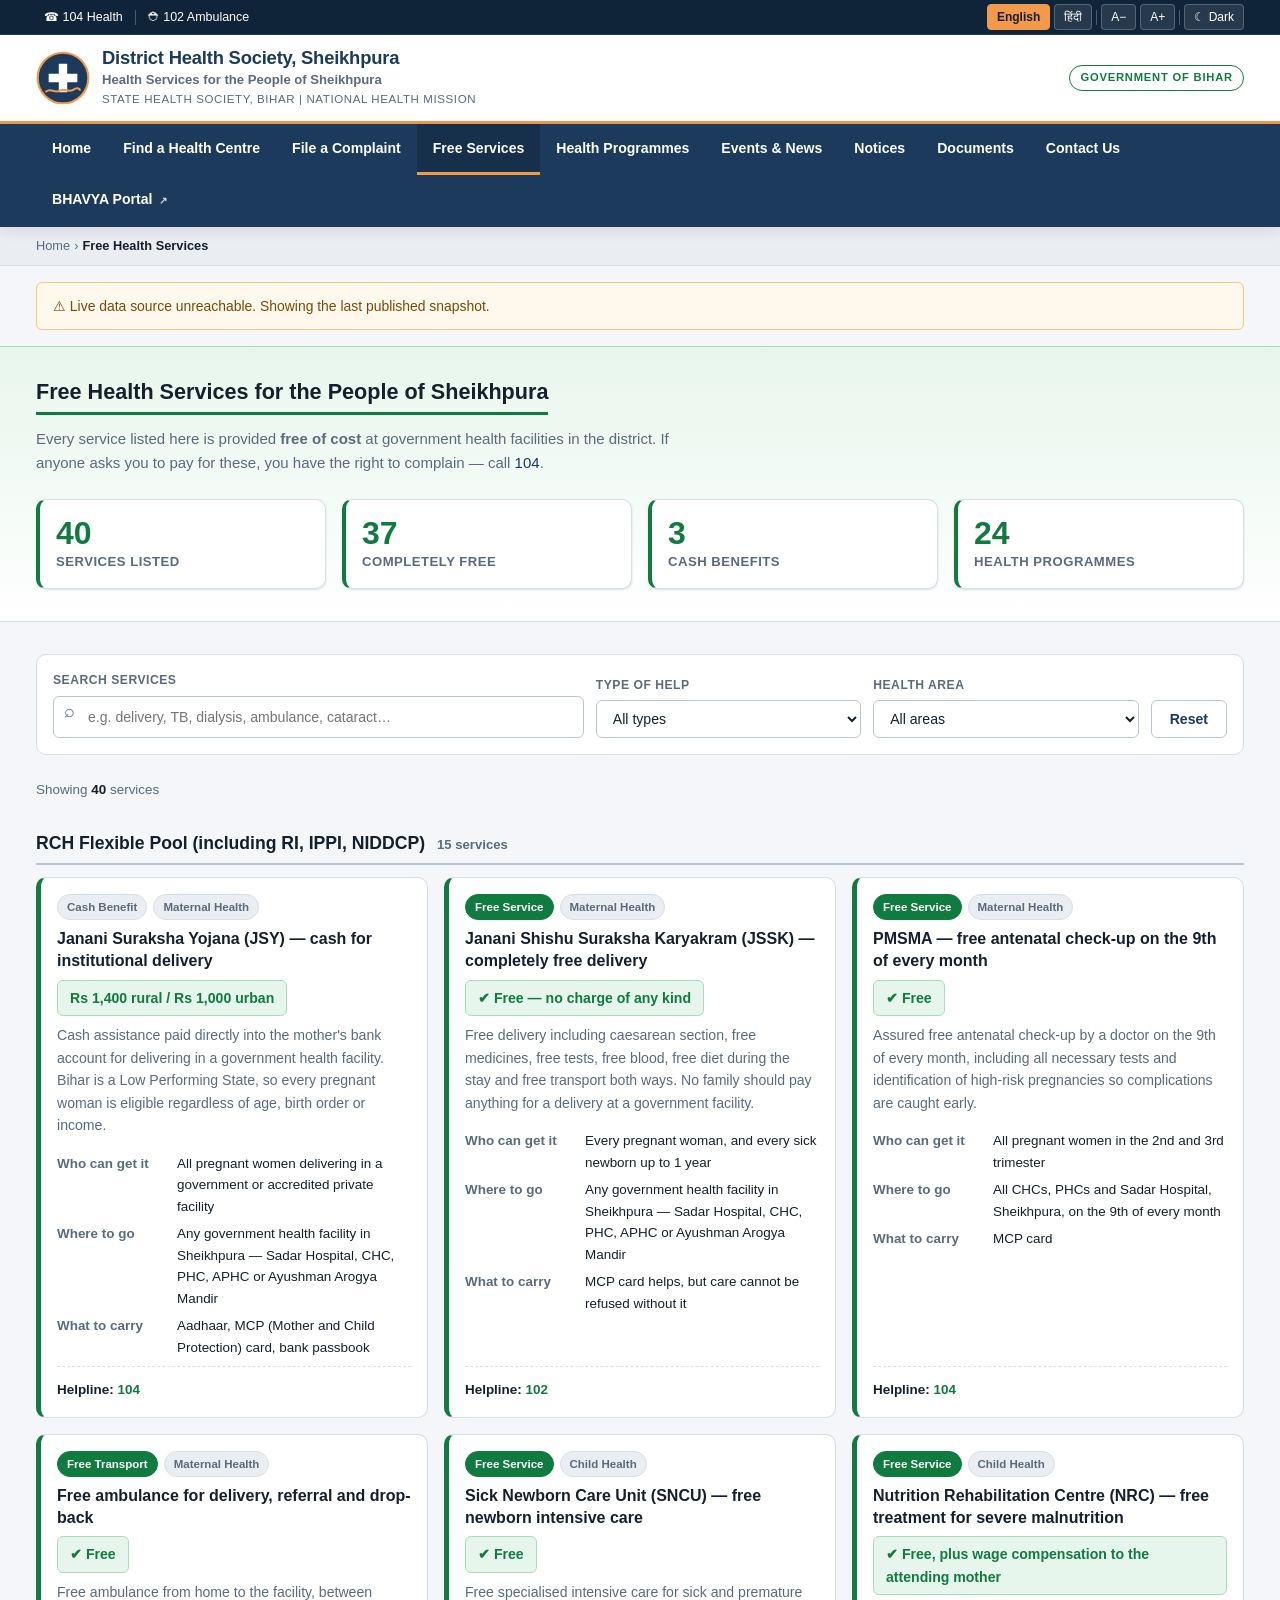
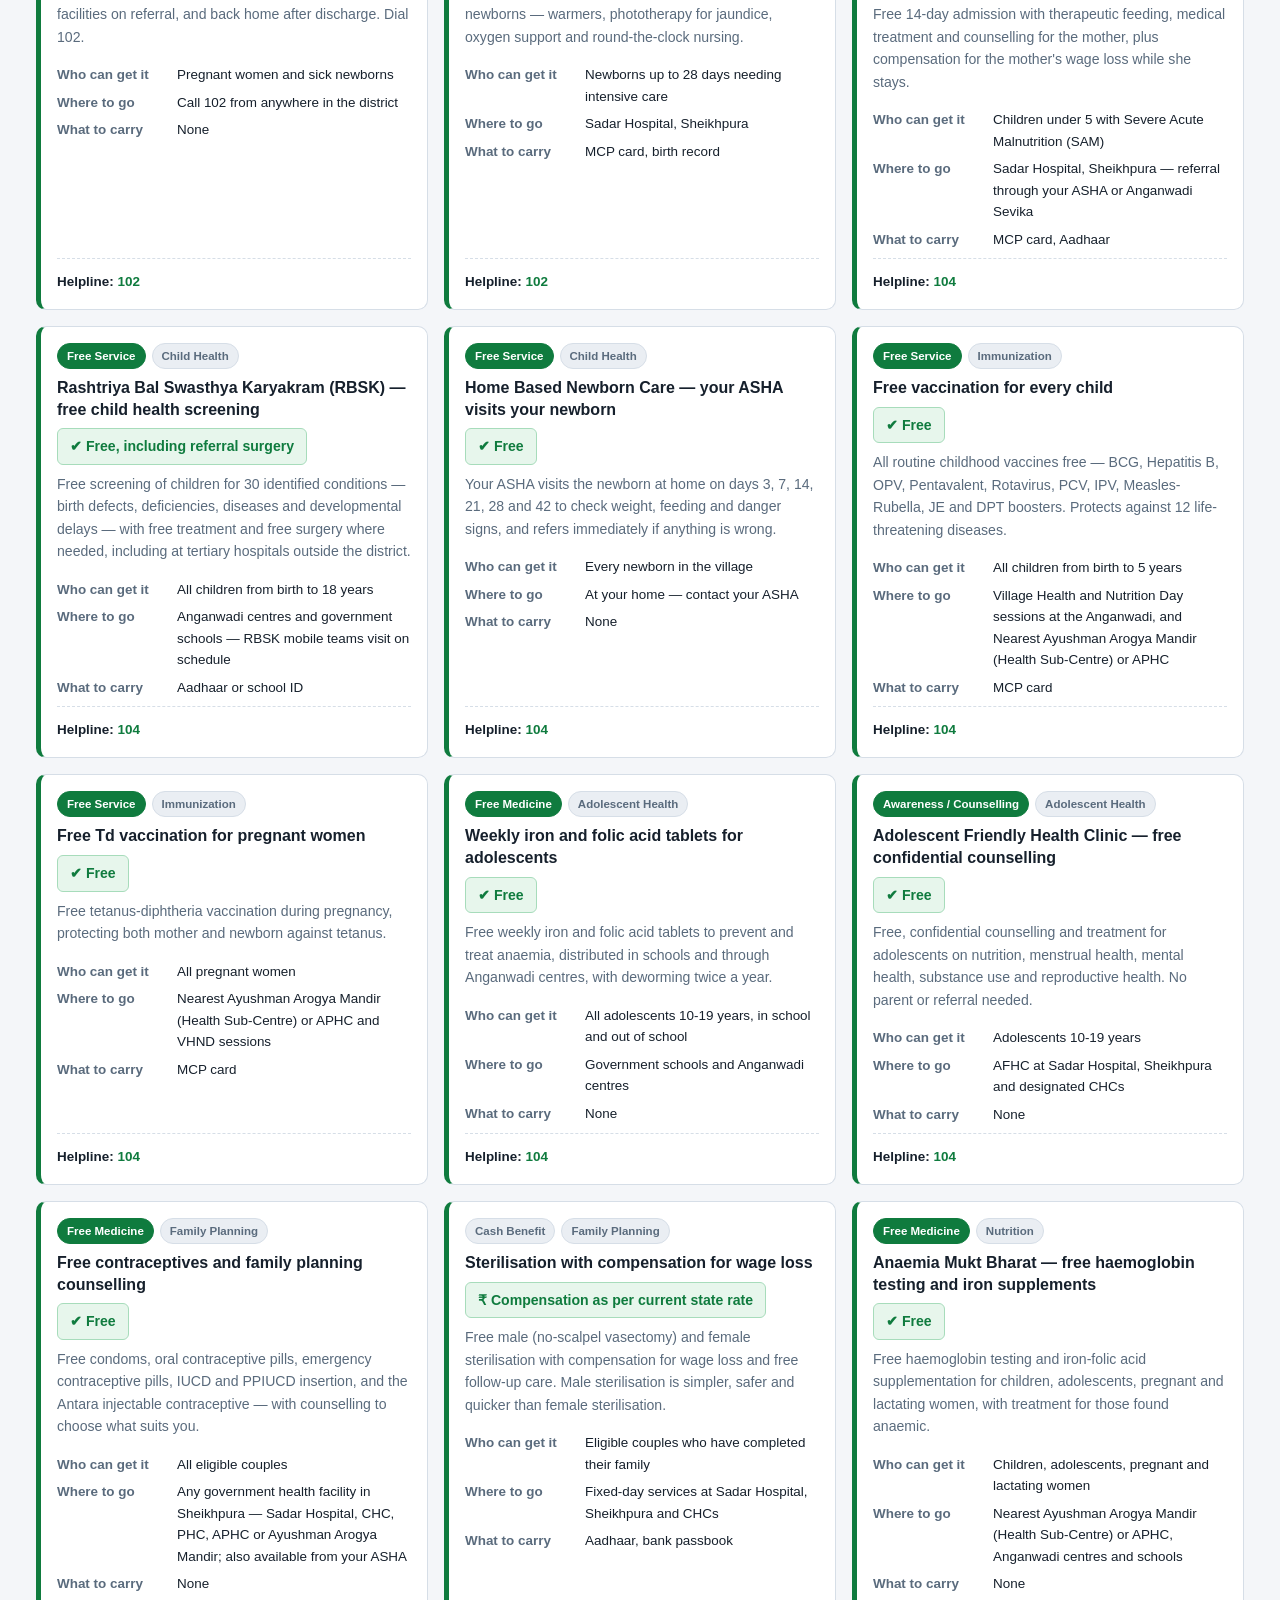
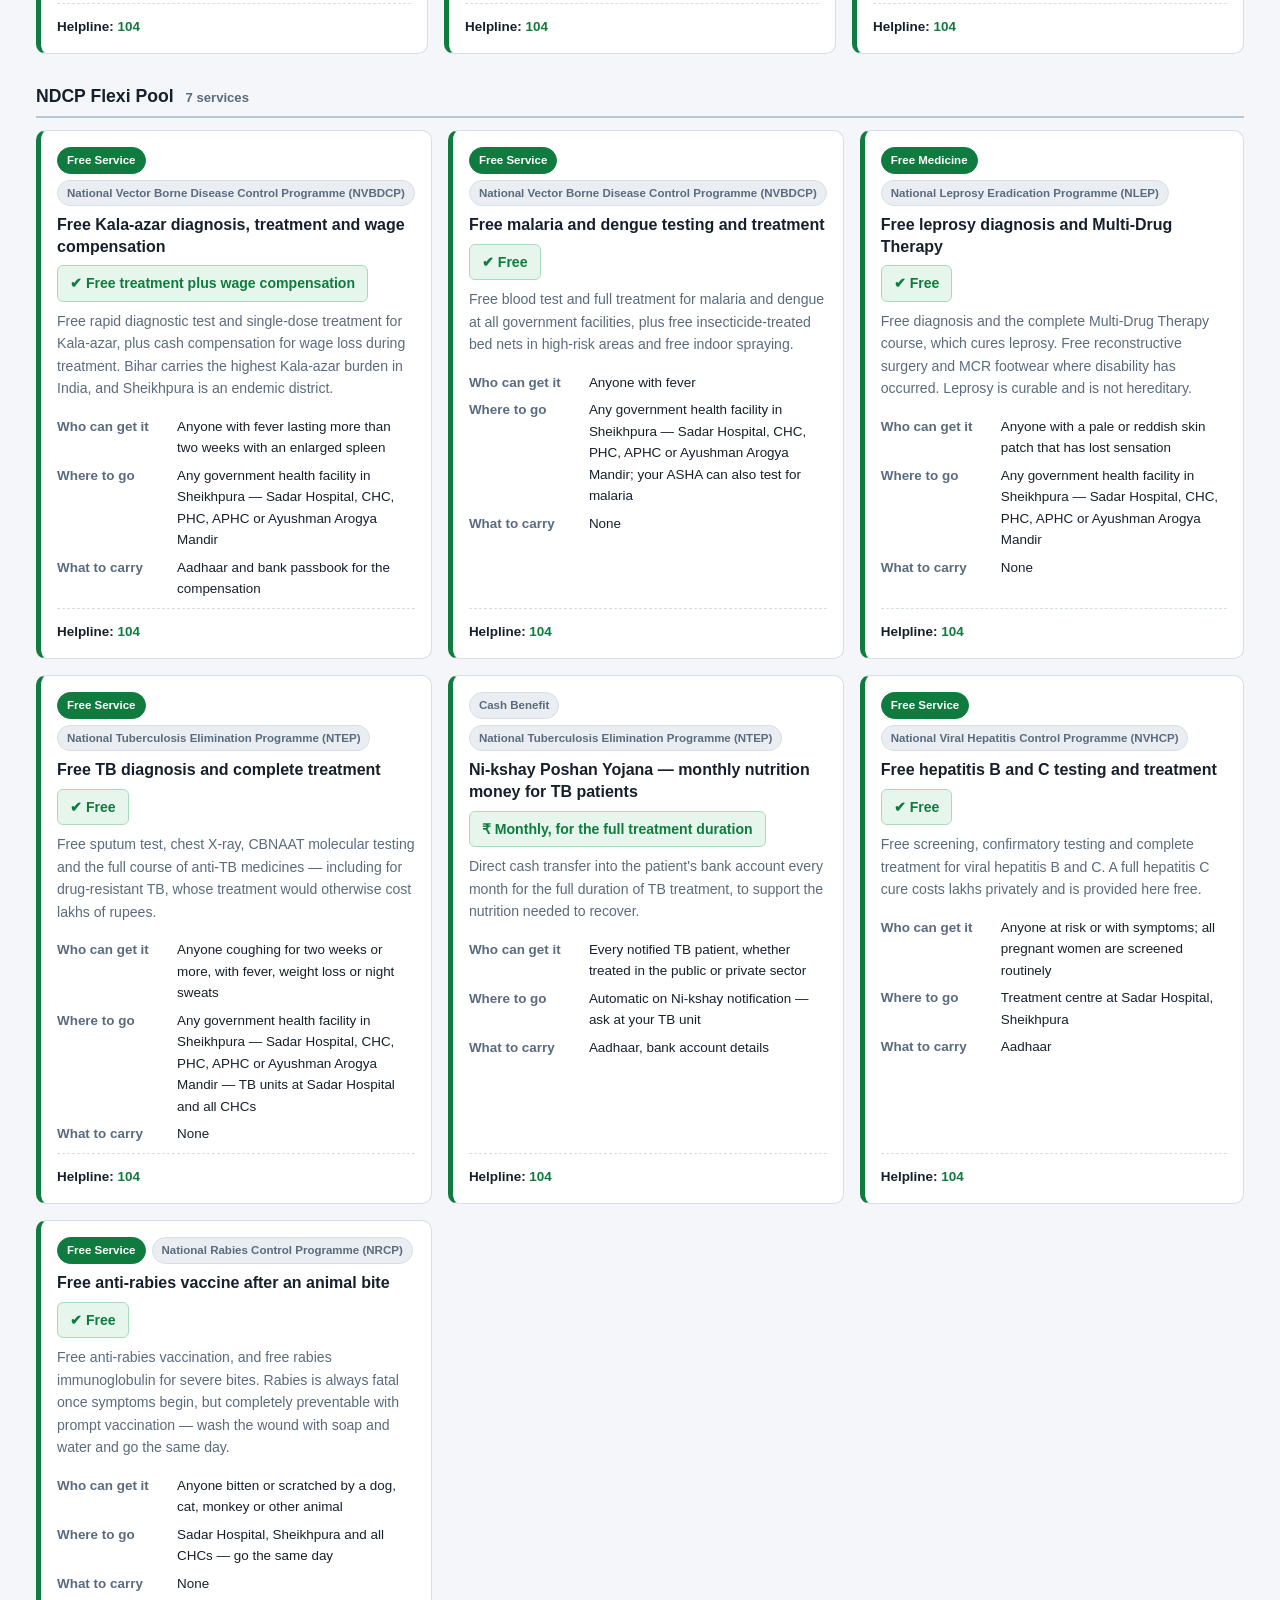
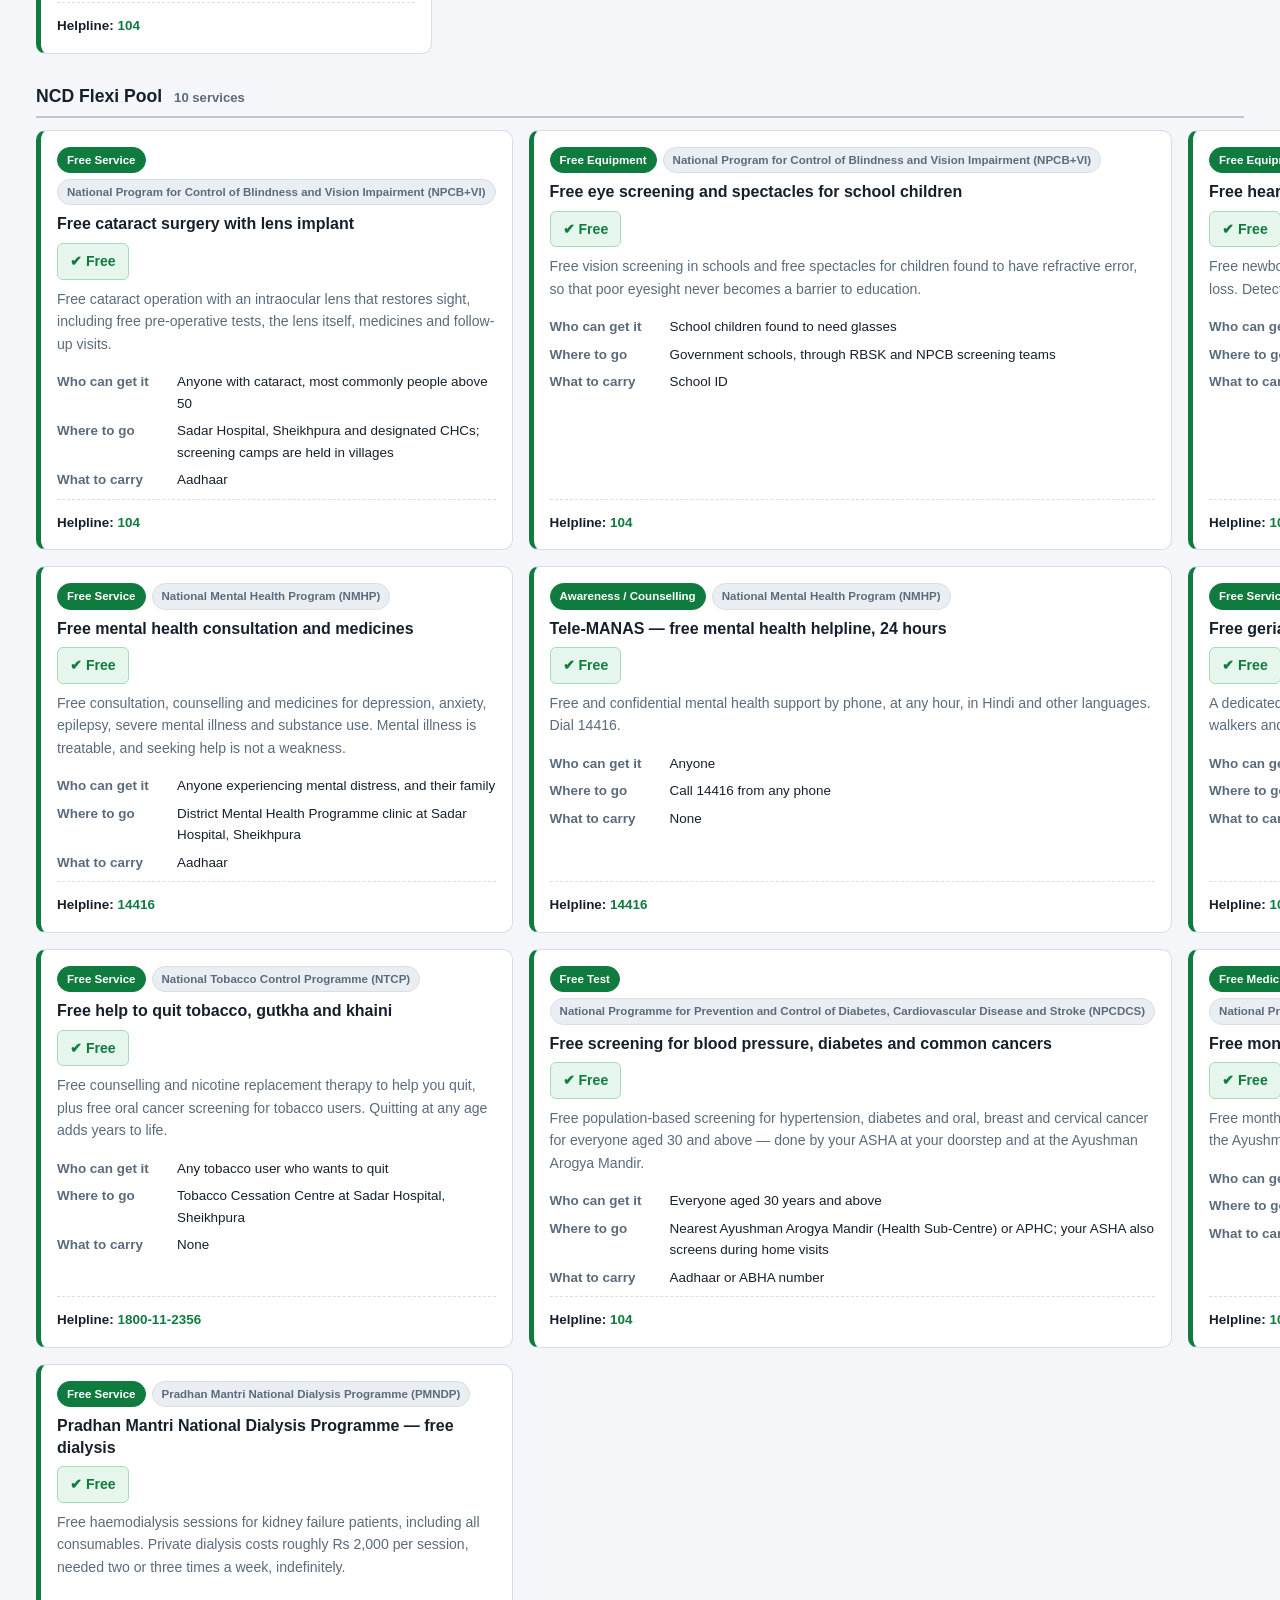
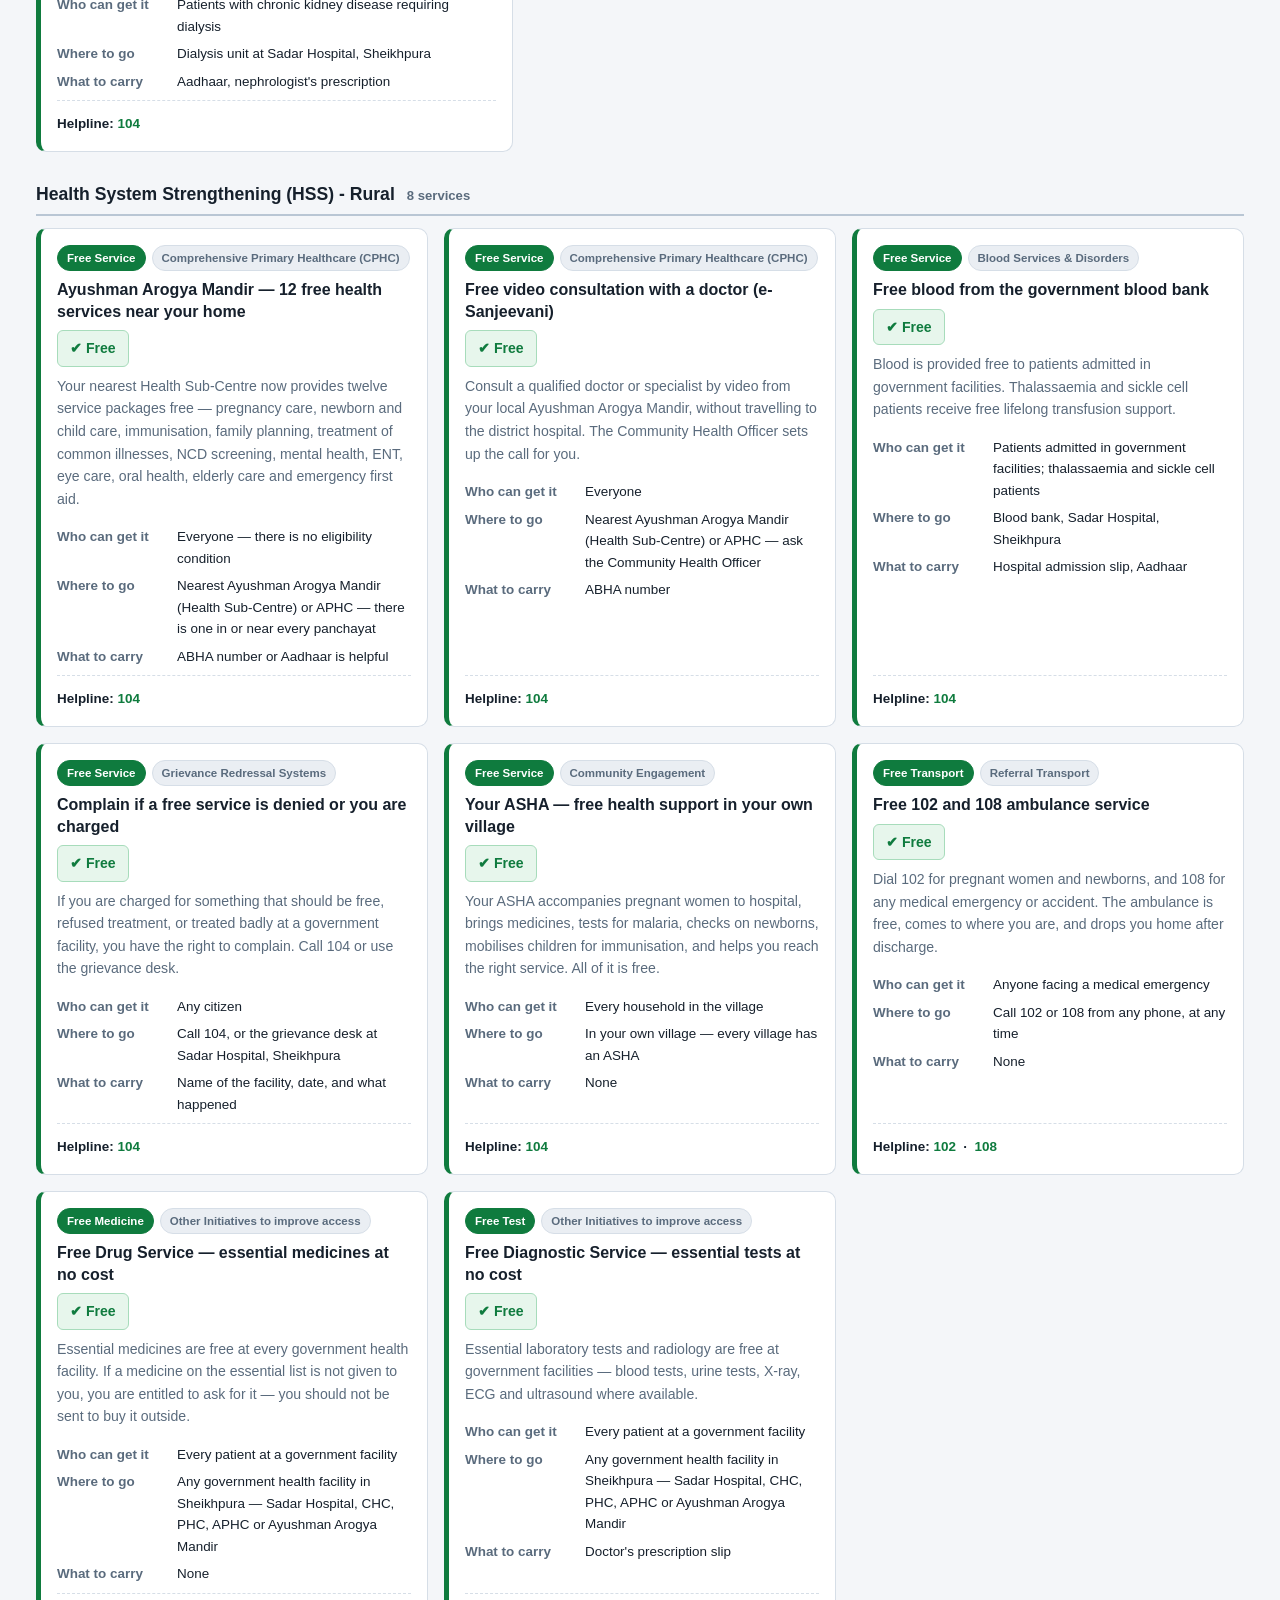
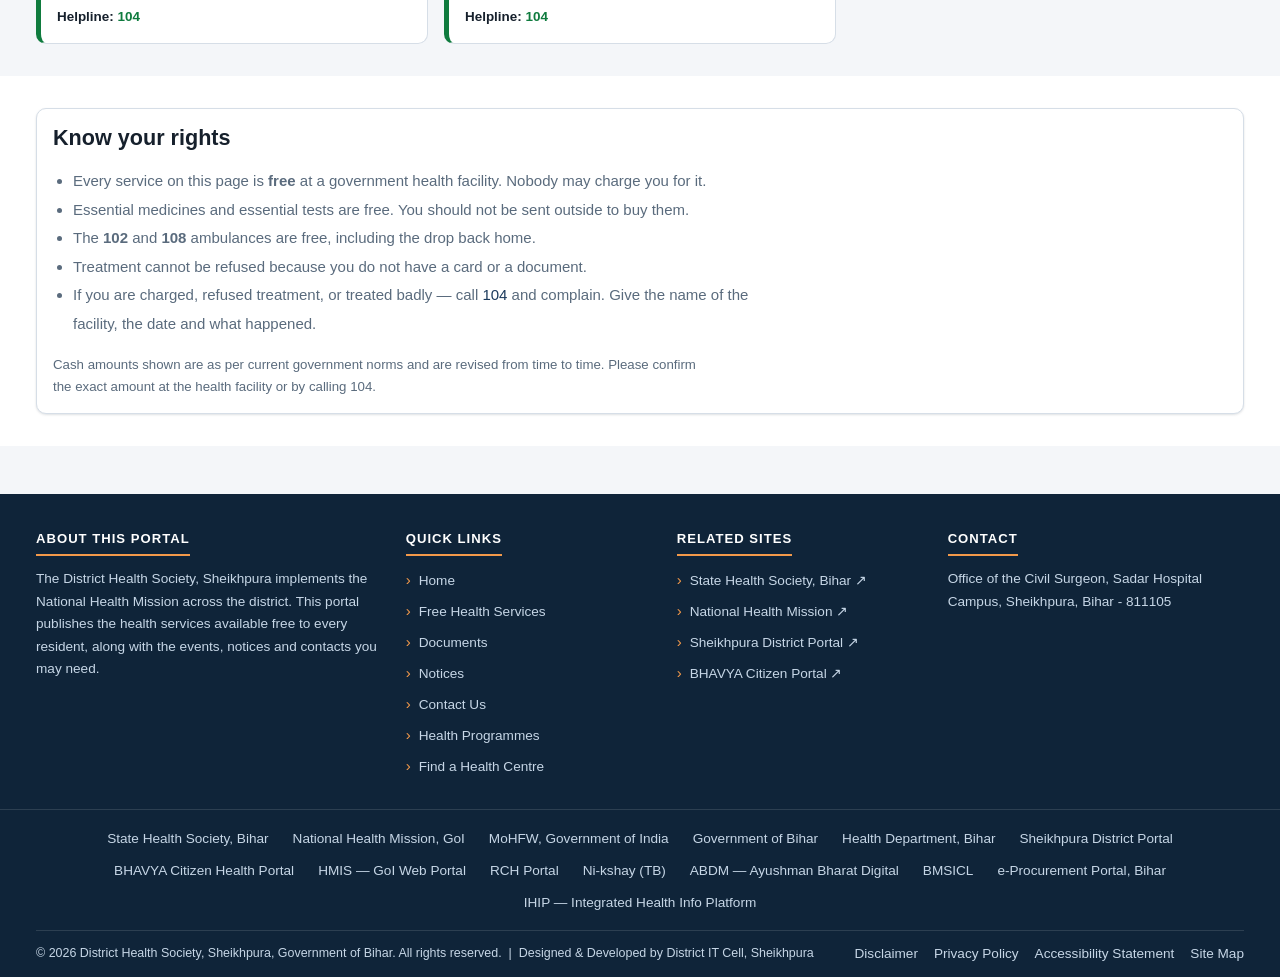
<file: benefits.html>
<!DOCTYPE html>
<html lang="en">
<head>
<meta charset="utf-8">
<base href="/">
<meta name="viewport" content="width=device-width, initial-scale=1">
<title>Free Health Services for Citizens — District Health Society, Sheikhpura</title>
<meta name="description" content="Every free health service, medicine, test and cash benefit you are entitled to in Sheikhpura district — who can get it, where to go and what to carry.">
<link rel="icon" href="assets/img/favicon.svg">
<link rel="stylesheet" href="assets/css/site.css">
</head>
<body>
<a class="skip-link" href="#page">Skip to main content</a>
<div id="shell-top"></div>
<div id="crumbs"></div>
<main id="page"><div class="container section"><div class="skel" style="height:90px;margin-bottom:20px"></div><div class="skel" style="height:320px"></div></div></main>
<div id="shell-footer"></div>

<script src="assets/js/config.js"></script>
<script src="assets/js/data.js"></script>
<script src="assets/js/ui.js"></script>
<script>
UI.boot('benefits.html', function (d) {
  var Q = PortalData.query, esc = PortalData.esc;
  UI.crumbs([{ label: 'Free Health Services' }]);

  var cy = Q.currentYear(d);
  var cats = Q.categories(d);
  var types = Q.benefitTypes(d);
  var catOf = {}; d.categories.forEach(function (c) { catOf[c.Category_ID] = c; });

  document.getElementById('page').innerHTML =
    '<section class="section benefit-band"><div class="container">' +
      '<div class="section-head">' +
        '<h2>Free Health Services for the People of Sheikhpura</h2>' +
        '<p style="max-width:78ch">Every service listed here is provided <strong>free of cost</strong> at government ' +
        'health facilities in the district. If anyone asks you to pay for these, you have the right to complain — ' +
        'call <a href="tel:104">104</a>.</p>' +
      '</div>' +
      '<div class="grid grid-4" id="bStats"></div>' +
    '</div></section>' +

    '<section class="section"><div class="container">' +
      '<div class="filters filters--3">' +
        '<div class="field search-field"><label for="q">Search services</label>' +
          '<input id="q" type="search" placeholder="e.g. delivery, TB, dialysis, ambulance, cataract…" value="' + esc(UI.param('q')) + '" autocomplete="off"></div>' +
        '<div class="field"><label for="ty">Type of help</label><select id="ty"><option value="">All types</option>' +
          types.map(function (t) { return '<option value="' + esc(t) + '">' + esc(t) + '</option>'; }).join('') +
        '</select></div>' +
        '<div class="field"><label for="cat">Health area</label><select id="cat"><option value="">All areas</option>' +
          cats.map(function (c) { return '<option value="' + esc(c.Category_ID) + '">' + esc(c.Short_Name) + ' — ' + esc(c.Category_Name) + '</option>'; }).join('') +
        '</select></div>' +
        '<div class="field"><label>&nbsp;</label><button class="btn btn-outline" id="reset" type="button">Reset</button></div>' +
      '</div>' +
      '<div class="result-line" id="rl"></div>' +
      '<div id="list"></div>' +
    '</div></section>' +

    '<section class="section section--alt"><div class="container"><div class="card">' +
      '<h2>Know your rights</h2>' +
      '<ul style="max-width:88ch;color:var(--text-muted);line-height:1.9;padding-left:20px">' +
        '<li>Every service on this page is <strong>free</strong> at a government health facility. Nobody may charge you for it.</li>' +
        '<li>Essential medicines and essential tests are free. You should not be sent outside to buy them.</li>' +
        '<li>The <strong>102</strong> and <strong>108</strong> ambulances are free, including the drop back home.</li>' +
        '<li>Treatment cannot be refused because you do not have a card or a document.</li>' +
        '<li>If you are charged, refused treatment, or treated badly — call <a href="tel:104">104</a> and complain. ' +
          'Give the name of the facility, the date and what happened.</li>' +
      '</ul>' +
      '<p style="font-size:.83rem;color:var(--text-muted);margin:16px 0 0;max-width:88ch">' +
        'Cash amounts shown are as per current government norms and are revised from time to time. ' +
        'Please confirm the exact amount at the health facility or by calling 104.</p>' +
    '</div></div></section>';

  /* headline numbers, computed from the data */
  var all = Q.allBenefits(d);
  var freeCount = all.filter(function (b) { return /^free/i.test(String(b.Amount || '')); }).length;
  var cashCount = all.filter(function (b) { return b.Benefit_Type === 'Cash Benefit'; }).length;
  var progCount = all.map(function (b) { return b._code; })
                     .filter(function (v, i, a) { return a.indexOf(v) === i; }).length;
  document.getElementById('bStats').innerHTML = [
    [all.length, 'Services listed'], [freeCount, 'Completely free'],
    [cashCount, 'Cash benefits'], [progCount, 'Health programmes']
  ].map(function (t) {
    return '<div class="card stat" style="border-left-color:var(--green)">' +
      '<div class="num" style="color:var(--green)">' + t[0] + '</div>' +
      '<div class="lbl">' + t[1] + '</div></div>';
  }).join('');

  function draw() {
    var rows = Q.allBenefits(d, {
      q: document.getElementById('q').value,
      type: document.getElementById('ty').value,
      categoryId: document.getElementById('cat').value
    });

    /* group by health area so a citizen can scan by need, not by budget code */
    var groups = [], seen = {};
    rows.forEach(function (b) {
      var key = b._category ? b._category.Category_ID : 'other';
      if (!seen[key]) { seen[key] = { cat: b._category, items: [] }; groups.push(seen[key]); }
      seen[key].items.push(b);
    });

    document.getElementById('list').innerHTML = rows.length
      ? groups.map(function (g) {
          return '<div class="b-group-head">' +
              '<h3>' + esc(g.cat ? g.cat.Category_Name : 'Other services') + '</h3>' +
              '<span class="b-count">' + g.items.length + ' service' + (g.items.length === 1 ? '' : 's') + '</span>' +
            '</div>' +
            '<div class="grid grid-3">' +
              g.items.map(function (b) {
                return UI.benefitCard(b, { showProgram: true });
              }).join('') +
            '</div>';
        }).join('')
      : UI.emptyState('No service matches your search',
          'Try a simpler word, such as "delivery", "TB", "eye" or "ambulance".');

    document.getElementById('rl').innerHTML = rows.length
      ? 'Showing <strong>' + rows.length + '</strong> service' + (rows.length === 1 ? '' : 's')
      : 'No services found';
  }

  ['q', 'ty', 'cat'].forEach(function (id) {
    document.getElementById(id).addEventListener(id === 'q' ? 'input' : 'change', draw);
  });
  document.getElementById('reset').addEventListener('click', function () {
    ['q', 'ty', 'cat'].forEach(function (id) { document.getElementById(id).value = ''; });
    draw();
  });

  draw();
});
</script>
</body>
</html>
</file>
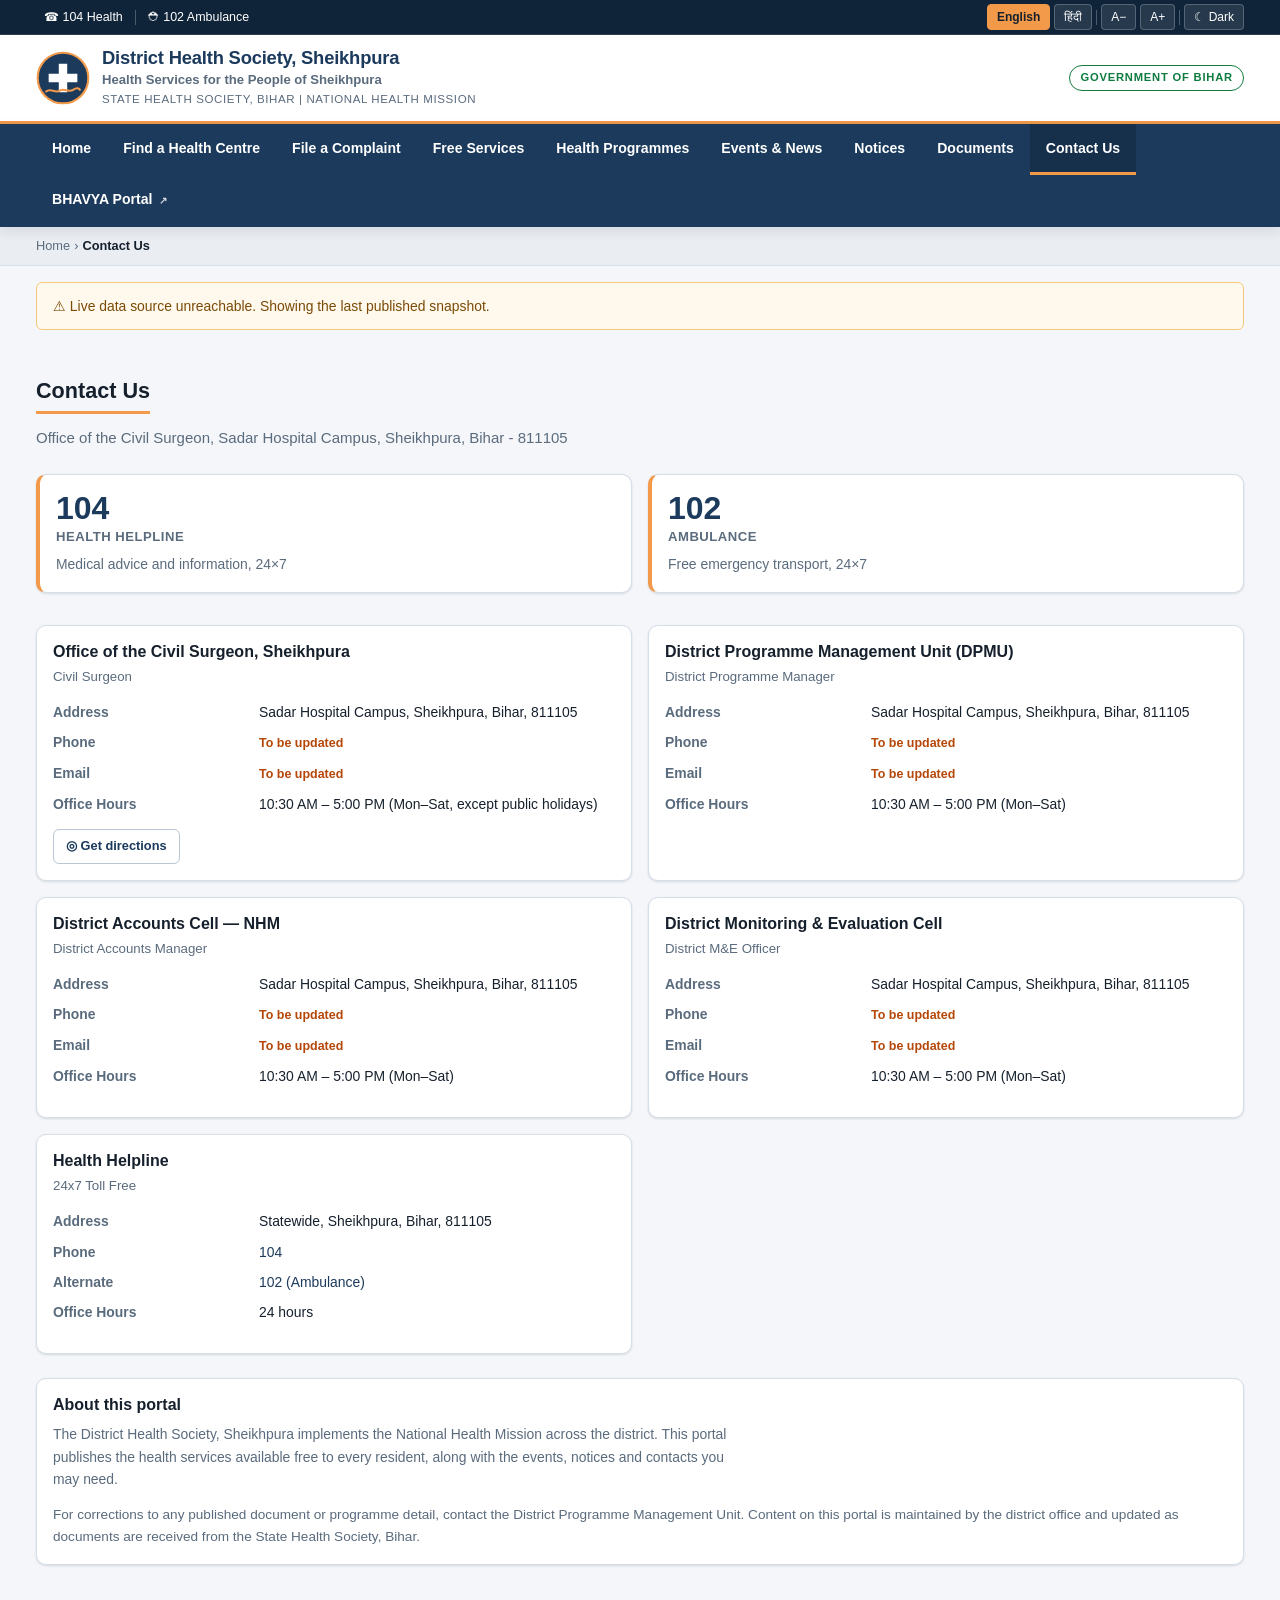
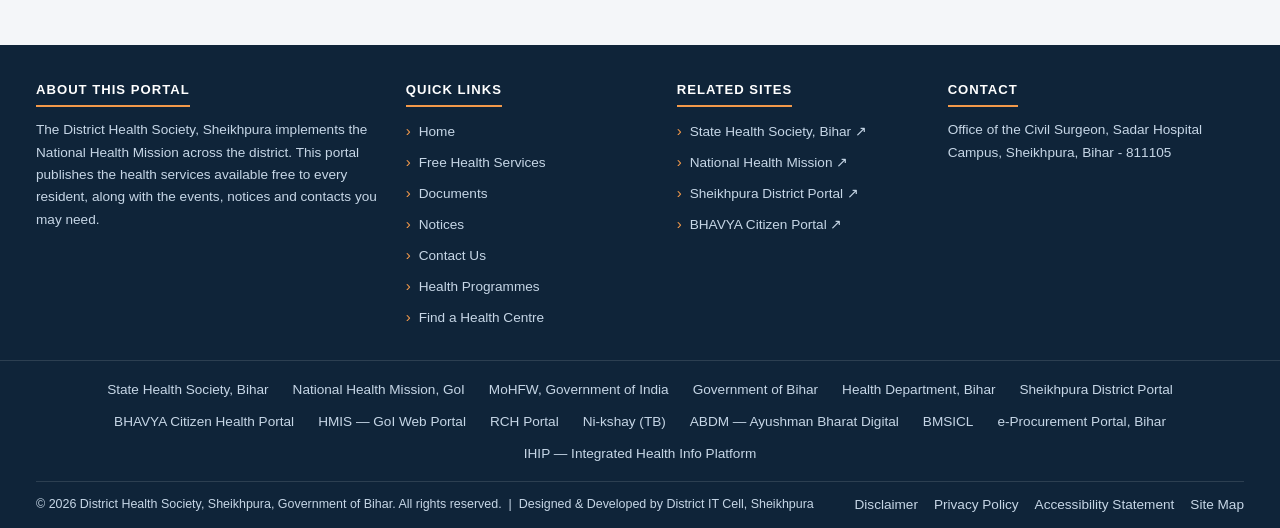
<file: contact.html>
<!DOCTYPE html>
<html lang="en">
<head>
<meta charset="utf-8">
<base href="/">
<meta name="viewport" content="width=device-width, initial-scale=1">
<title>Contact Us — District Health Society, Sheikhpura</title>
<link rel="icon" href="assets/img/favicon.svg">
<link rel="stylesheet" href="assets/css/site.css">
</head>
<body>
<a class="skip-link" href="#page">Skip to main content</a>
<div id="shell-top"></div>
<div id="crumbs"></div>
<main id="page"><div class="container section"><div class="skel" style="height:260px"></div></div></main>
<div id="shell-footer"></div>

<script src="assets/js/config.js"></script>
<script src="assets/js/data.js"></script>
<script src="assets/js/ui.js"></script>
<script>
UI.boot('contact.html', function (d) {
  var Q = PortalData.query, esc = PortalData.esc, S = d.settings;
  UI.crumbs([{ label: 'Contact Us' }]);

  function pending(v) {
    var s = String(v || '').trim();
    return (!s || s === 'NEEDS MANUAL INPUT');
  }
  function val(v, kind) {
    if (pending(v)) return '<span class="unavailable">To be updated</span>';
    if (kind === 'tel') return '<a href="tel:' + esc(String(v).replace(/\s/g, '')) + '">' + esc(v) + '</a>';
    if (kind === 'mail') return '<a href="mailto:' + esc(v) + '">' + esc(v) + '</a>';
    return esc(v);
  }

  var cards = Q.contacts(d).map(function (c) {
    /* Address often already names the district/state — join without repeating them. */
    var addr = [c.Address, c.District, c.State, c.PIN].filter(Boolean).reduce(function (acc, part) {
      var p = String(part).trim();
      if (!p) return acc;
      var seen = acc.join(', ').toLowerCase();
      if (seen.indexOf(p.toLowerCase()) > -1) return acc;
      acc.push(p);
      return acc;
    }, []).join(', ');

    var person = String(c.Person_Name || '').trim();
    var showPerson = person && person !== '—' && !pending(person);

    return '<div class="card">' +
      '<h3 style="margin-bottom:4px">' + esc(c.Office_Name) + '</h3>' +
      (c.Designation ? '<div style="font-size:.83rem;color:var(--text-muted);margin-bottom:12px">' + esc(c.Designation) +
        (showPerson ? ' — ' + esc(person) : '') + '</div>' : '') +
      '<dl class="kv">' +
        (addr ? '<dt>Address</dt><dd>' + esc(addr) + '</dd>' : '') +
        (c.Phone ? '<dt>Phone</dt><dd>' + val(c.Phone, 'tel') + '</dd>' : '') +
        (c.Alt_Phone ? '<dt>Alternate</dt><dd>' + val(c.Alt_Phone, 'tel') + '</dd>' : '') +
        (c.Email ? '<dt>Email</dt><dd>' + val(c.Email, 'mail') + '</dd>' : '') +
        (c.Office_Hours ? '<dt>Office Hours</dt><dd>' + esc(c.Office_Hours) + '</dd>' : '') +
      '</dl>' +
      (PortalData.validUrl(c.Google_Maps_URL)
        ? '<div style="margin-top:14px"><a class="btn btn-outline btn-sm" href="' + esc(c.Google_Maps_URL) +
          '" target="_blank" rel="noopener noreferrer">◎ Get directions</a></div>' : '') +
    '</div>';
  }).join('');

  var helplines = [
    { n: S.helpline_104, l: 'Health Helpline', s: 'Medical advice and information, 24×7' },
    { n: S.helpline_102, l: 'Ambulance', s: 'Free emergency transport, 24×7' }
  ].filter(function (h) { return h.n; }).map(function (h) {
    return '<a class="card card--link stat" style="text-decoration:none" href="tel:' + esc(h.n) + '">' +
      '<div class="num">' + esc(h.n) + '</div>' +
      '<div class="lbl">' + esc(h.l) + '</div>' +
      '<p style="margin-top:6px">' + esc(h.s) + '</p></a>';
  }).join('');

  document.getElementById('page').innerHTML =
    '<section class="section"><div class="container">' +
      '<div class="section-head"><h2>Contact Us</h2>' +
      '<p>' + esc(S.office_address || '') + '</p></div>' +
      (helplines ? '<div class="grid grid-2" style="margin-bottom:32px">' + helplines + '</div>' : '') +
      '<div class="grid grid-2">' + (cards || UI.emptyState('No contact records', 'Add rows to Contact_Information.')) + '</div>' +
      '<div class="card" style="margin-top:24px">' +
        '<h3>About this portal</h3>' +
        '<p style="color:var(--text-muted);max-width:88ch;margin:0">' + esc(S.footer_about || '') + '</p>' +
        '<p style="color:var(--text-muted);font-size:.85rem;margin:14px 0 0">' +
        'For corrections to any published document or programme detail, contact the District Programme Management Unit. ' +
        'Content on this portal is maintained by the district office and updated as documents are received from the State Health Society, Bihar.</p>' +
      '</div>' +
    '</div></section>';
});
</script>
</body>
</html>
</file>
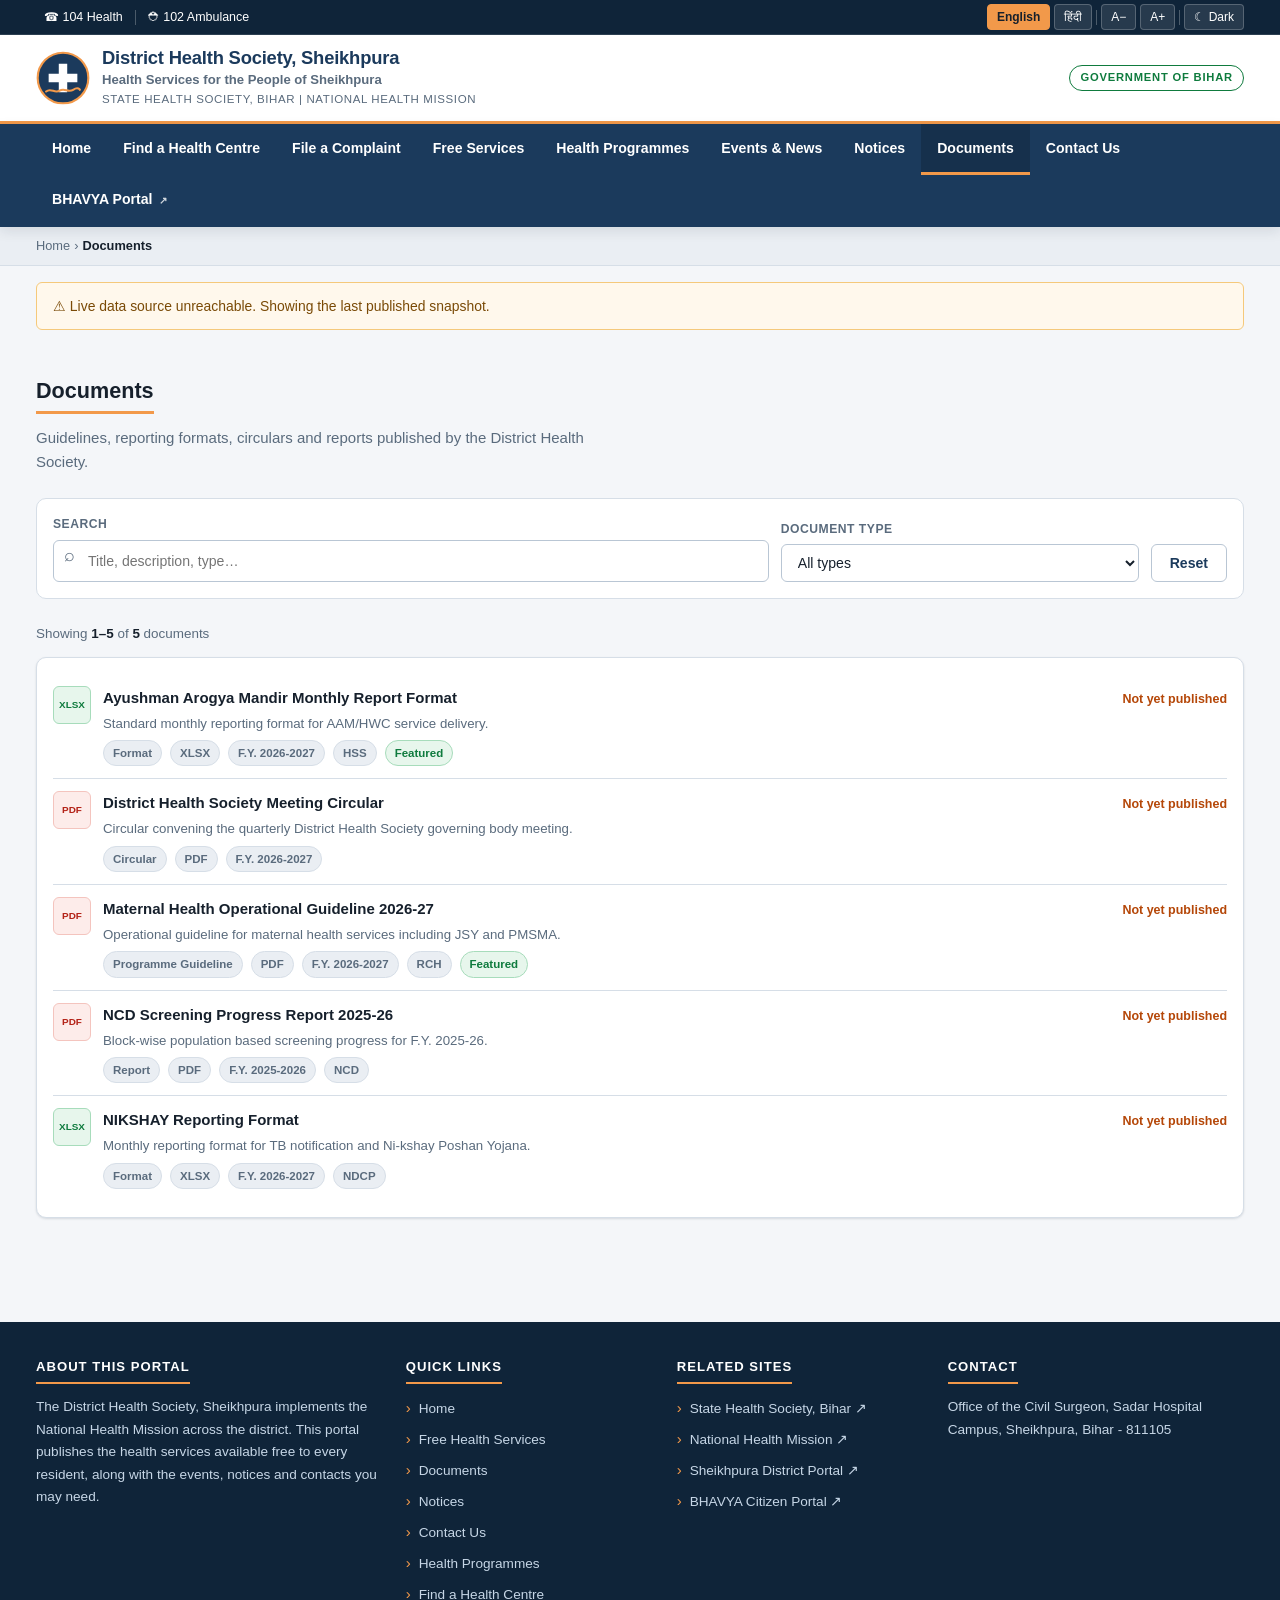
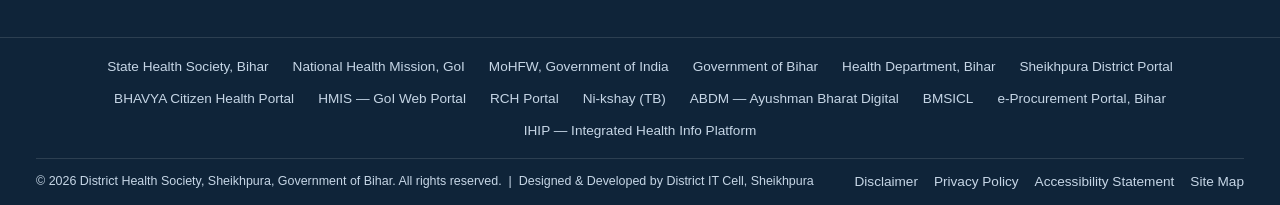
<file: documents.html>
<!DOCTYPE html>
<html lang="en">
<head>
<meta charset="utf-8">
<base href="/">
<meta name="viewport" content="width=device-width, initial-scale=1">
<title>Documents — District Health Society, Sheikhpura</title>
<meta name="description" content="Guidelines, reporting formats, circulars and reports published by the District Health Society, Sheikhpura.">
<link rel="icon" href="assets/img/favicon.svg">
<link rel="stylesheet" href="assets/css/site.css">
</head>
<body>
<a class="skip-link" href="#page">Skip to main content</a>
<div id="shell-top"></div>
<div id="crumbs"></div>
<main id="page"><div class="container section"><div class="skel" style="height:90px;margin-bottom:20px"></div><div class="skel" style="height:280px"></div></div></main>
<div id="shell-footer"></div>

<script src="assets/js/config.js"></script>
<script src="assets/js/data.js"></script>
<script src="assets/js/ui.js"></script>
<script>
UI.boot('documents.html', function (d) {
  var Q = PortalData.query, esc = PortalData.esc;
  UI.crumbs([{ label: 'Documents' }]);

  var all = Q.allDocuments(d);
  var years = Q.years(d);
  var cats = Q.categories(d);
  var yearName = {}; d.financialYears.forEach(function (y) { yearName[y.Year_ID] = y.Display_Name; });
  var catName = {}; d.categories.forEach(function (c) { catName[c.Category_ID] = c.Short_Name; });
  var types = all.map(function (x) { return x.type; })
                 .filter(function (v, i, a) { return v && a.indexOf(v) === i; }).sort();
  var perPage = PortalData.num(d.settings.records_per_page) || 25;
  var page = 1;

  document.getElementById('page').innerHTML =
    '<section class="section"><div class="container">' +
      '<div class="section-head"><h2>Documents</h2>' +
      '<p>Guidelines, reporting formats, circulars and reports published by the District Health Society.</p></div>' +
      '<div class="filters filters--2">' +
        '<div class="field search-field"><label for="q">Search</label>' +
          '<input id="q" type="search" placeholder="Title, description, type…" value="' + esc(UI.param('q')) + '" autocomplete="off"></div>' +
        '<div class="field"><label for="ty">Document type</label><select id="ty"><option value="">All types</option>' +
          types.map(function (t) { return '<option value="' + esc(t) + '">' + esc(t) + '</option>'; }).join('') + '</select></div>' +
        '<div class="field"><label>&nbsp;</label><button class="btn btn-outline" id="reset" type="button">Reset</button></div>' +
      '</div>' +
      '<div class="result-line" id="rl"></div>' +
      '<div class="card" id="list"></div>' +
      '<div class="pager" id="pager"></div>' +
    '</div></section>';

  function filtered() {
    var q = document.getElementById('q').value.toLowerCase().trim();
    var ty = document.getElementById('ty').value;

    return all.filter(function (x) {
      if (ty && x.type !== ty) return false;
      if (q && [x.title, x.desc, x.type, x.fileType, yearName[x.yearId], catName[x.catId]]
                .join(' ').toLowerCase().indexOf(q) === -1) return false;
      return true;
    }).sort(function (a, b) {
      var da = PortalData.parseDate(a.date), db = PortalData.parseDate(b.date);
      if (da && db && da.getTime() !== db.getTime()) return db - da;
      return String(a.title).localeCompare(String(b.title));
    });
  }

  function draw() {
    var rows = filtered();
    var pages = Math.max(1, Math.ceil(rows.length / perPage));
    if (page > pages) page = pages;
    var slice = rows.slice((page - 1) * perPage, page * perPage);

    document.getElementById('list').innerHTML = slice.length
      ? slice.map(function (x) {
          var extra = [];
          if (x.yearId && yearName[x.yearId]) extra.push('<span class="chip">' + esc(yearName[x.yearId]) + '</span>');
          if (x.catId && catName[x.catId]) extra.push('<span class="chip">' + esc(catName[x.catId]) + '</span>');
          if (x.featured) extra.push('<span class="chip chip--ok">Featured</span>');
          return UI.docRow(x, extra);
        }).join('')
      : UI.emptyState('No documents match your filters', 'Clear a filter or try a different search term.');

    document.getElementById('rl').innerHTML = rows.length
      ? 'Showing <strong>' + ((page - 1) * perPage + 1) + '–' + Math.min(page * perPage, rows.length) +
        '</strong> of <strong>' + rows.length + '</strong> documents'
      : 'No documents found';

    var pg = '';
    if (pages > 1) {
      pg += '<button type="button" data-p="' + (page - 1) + '"' + (page === 1 ? ' disabled' : '') + '>‹ Prev</button>';
      var from = Math.max(1, page - 2), to = Math.min(pages, from + 4);
      from = Math.max(1, to - 4);
      if (from > 1) pg += '<button type="button" data-p="1">1</button>' + (from > 2 ? '<span style="padding:0 4px">…</span>' : '');
      for (var i = from; i <= to; i++) pg += '<button type="button" data-p="' + i + '"' + (i === page ? ' aria-current="true"' : '') + '>' + i + '</button>';
      if (to < pages) pg += (to < pages - 1 ? '<span style="padding:0 4px">…</span>' : '') + '<button type="button" data-p="' + pages + '">' + pages + '</button>';
      pg += '<button type="button" data-p="' + (page + 1) + '"' + (page === pages ? ' disabled' : '') + '>Next ›</button>';
    }
    document.getElementById('pager').innerHTML = pg;
    Array.prototype.forEach.call(document.querySelectorAll('#pager button[data-p]'), function (b) {
      b.addEventListener('click', function () {
        page = PortalData.num(this.dataset.p);
        draw();
        document.getElementById('list').scrollIntoView({ behavior: 'smooth', block: 'start' });
      });
    });
  }

  ['q', 'ty'].forEach(function (id) {
    var el = document.getElementById(id);
    el.addEventListener(id === 'q' ? 'input' : 'change', function () { page = 1; draw(); });
  });
  document.getElementById('reset').addEventListener('click', function () {
    ['q', 'ty'].forEach(function (id) { document.getElementById(id).value = ''; });
    page = 1; draw();
  });

  draw();
});
</script>
</body>
</html>
</file>
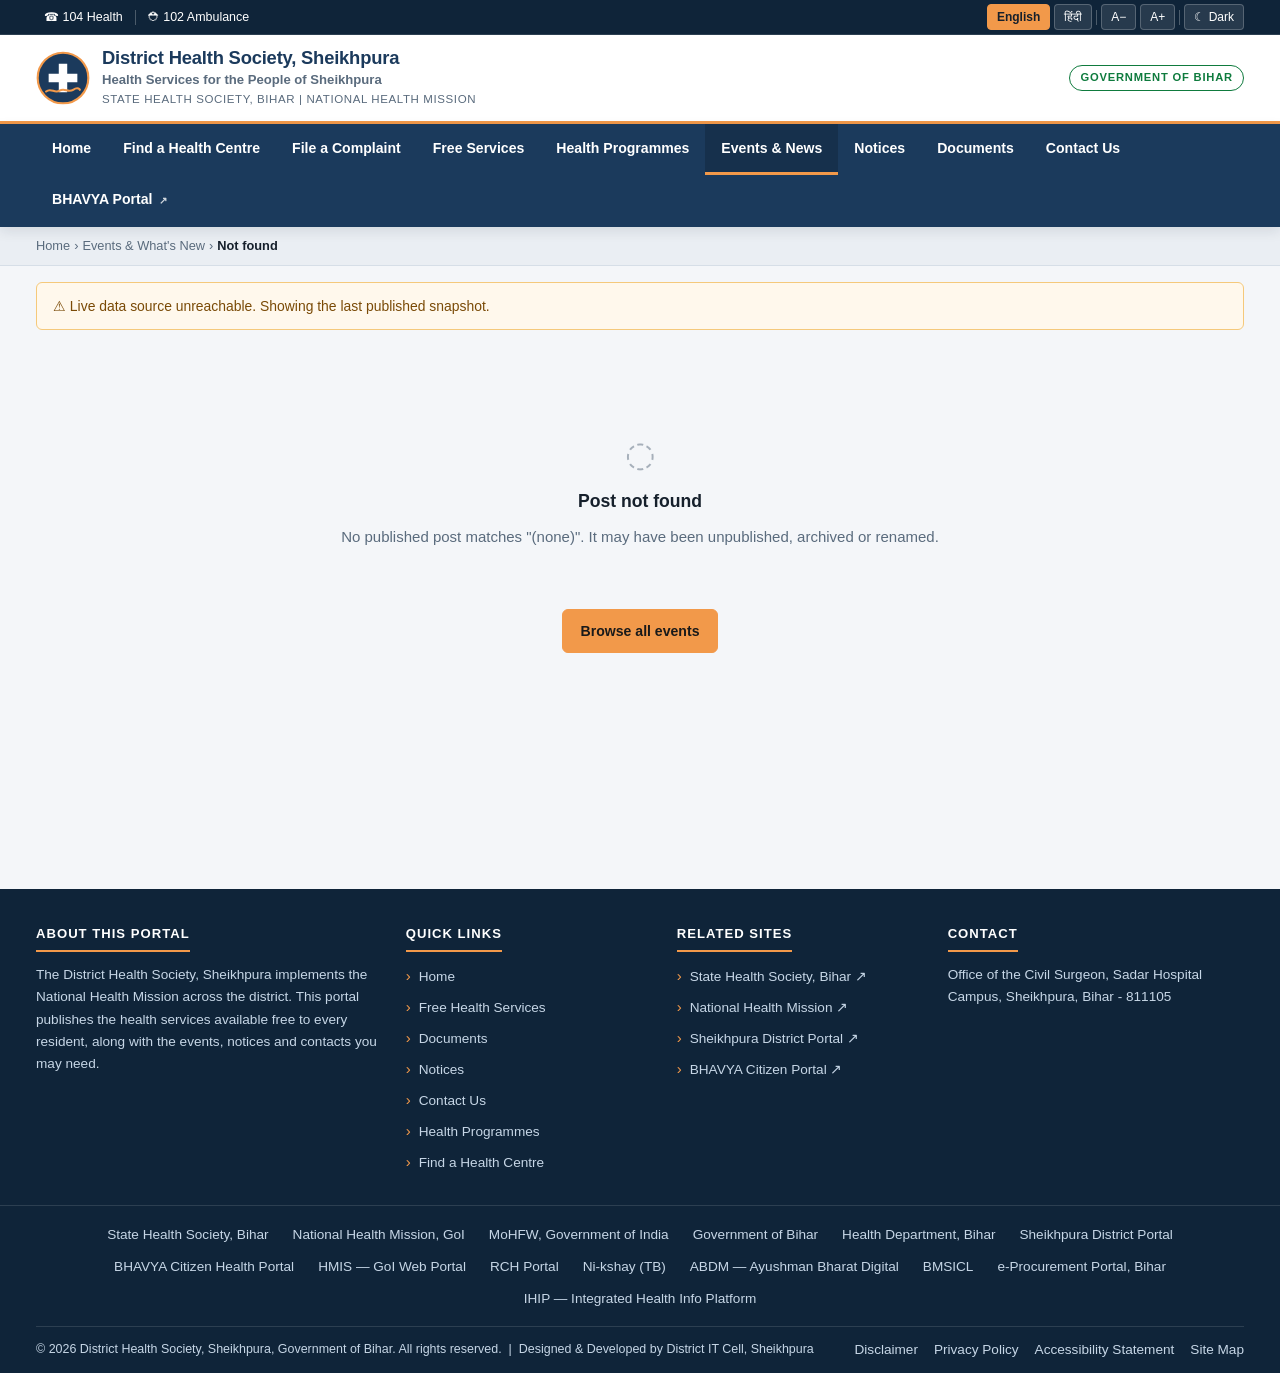
<file: event.html>
<!DOCTYPE html>
<html lang="en">
<head>
<meta charset="utf-8">
<base href="/">
<meta name="viewport" content="width=device-width, initial-scale=1">
<title>Event — District Health Society, Sheikhpura</title>
<link rel="icon" href="assets/img/favicon.svg">
<link rel="stylesheet" href="assets/css/site.css">
</head>
<body>
<a class="skip-link" href="#page">Skip to main content</a>
<div id="shell-top"></div>
<div id="crumbs"></div>
<main id="page"><div class="container section"><div class="skel" style="height:360px"></div></div></main>
<div id="shell-footer"></div>

<script src="assets/js/config.js"></script>
<script src="assets/js/data.js"></script>
<script src="assets/js/ui.js"></script>
<script>
UI.boot('events.html', function (d) {
  var Q = PortalData.query, esc = PortalData.esc;

  /* Accepts both /event.html?slug=… (canonical) and the pretty /events/<slug>
     rewrite from vercel.json — a rewrite does not put the slug in the query
     string, so it has to be read out of the path. */
  var slug = UI.route('slug', 'events');
  var p = Q.postBySlug(d, slug);

  if (!p) {
    UI.crumbs([{ label: "Events & What's New", url: 'events.html' }, { label: 'Not found' }]);
    document.getElementById('page').innerHTML = '<div class="container section">' +
      UI.emptyState('Post not found',
        'No published post matches "' + (slug || '(none)') + '". It may have been unpublished, archived or renamed.') +
      '<div style="text-align:center"><a class="btn btn-primary" href="events.html">Browse all events</a></div></div>';
    return;
  }

  var cat = p._category;
  UI.crumbs([{ label: "Events & What's New", url: 'events.html' }, { label: p.Title }]);
  document.title = p.Title + ' — ' + (d.settings.site_title || '');

  var gallery = Q.postGallery(d, p.Post_ID);
  var when = UI.postWhen(p);
  var att = PortalData.validUrl(p.Attachment_URL);
  var ext = PortalData.validUrl(p.External_URL);

  /* Newest few others, excluding this one */
  var others = Q.posts(d, { limit: 4 }).filter(function (x) { return x.Post_ID !== p.Post_ID; }).slice(0, 3);

  var paras = String(p.Full_Description || p.Short_Description || '')
    .split(/\n{2,}/).filter(function (s) { return s.trim(); })
    .map(function (s) { return '<p>' + esc(s.trim()).replace(/\n/g, '<br>') + '</p>'; }).join('');

  var H = '<section class="section"><div class="container">';

  H += '<div class="post-hero">' + UI.postCover(p, 380) + '</div>';

  H += '<div class="grid grid-2" style="align-items:start;grid-template-columns:2fr 1fr">';

  /* ── main column ── */
  H += '<div>' +
    '<div class="post-chips" style="margin-bottom:12px">' +
      '<span class="chip chip--code">' + esc(p.Content_Type) + '</span>' +
      (cat ? '<span class="chip" style="background:' + esc(cat.Colour) + ';color:#fff;border-color:' +
             esc(cat.Colour) + '">' + esc(cat.Category_Name) + '</span>' : '') +
      UI.postTiming(p) +
      (p._archived ? '<span class="chip">Archived</span>' : '') +
    '</div>' +
    '<h1 style="font-size:1.85rem;margin-bottom:10px">' + esc(p.Title) + '</h1>' +
    (p.Short_Description ? '<p style="font-size:1.02rem;color:var(--text-muted);margin-bottom:24px">' +
      esc(p.Short_Description) + '</p>' : '') +
    '<div class="post-detail-body">' + (paras || '') + '</div>';

  if (gallery.length) {
    H += '<h3 style="margin-top:32px">Photos</h3><div class="gallery" id="gal">' +
      gallery.map(function (g, i) {
        return '<figure><img src="' + esc(g._url) + '" alt="' + esc(g.Caption || p.Title) +
          '" loading="lazy" data-i="' + i + '" onerror="this.closest(\'figure\').style.display=\'none\'">' +
          (g.Caption ? '<figcaption>' + esc(g.Caption) + '</figcaption>' : '') + '</figure>';
      }).join('') + '</div>';
  }

  if (att || ext) {
    H += '<h3 style="margin-top:32px">Links &amp; attachments</h3><div class="card">';
    if (att) {
      H += UI.docRow({ title: p.Attachment_Name || 'Attachment', type: 'Attachment',
                       url: att, fileType: String(p.Attachment_Name || '').split('.').pop().toUpperCase() });
    } else if (String(p.Attachment_URL || '') === 'NEEDS MANUAL INPUT') {
      H += '<p class="unavailable" style="margin:0">Attachment not yet uploaded</p>';
    }
    if (ext) {
      H += '<div class="doc-row"><span class="doc-ico" aria-hidden="true">↗</span>' +
        '<div class="doc-main"><div class="t">Related link</div>' +
        '<div class="d">' + esc(ext) + '</div></div>' +
        '<div class="doc-act"><a class="btn btn-outline btn-sm" href="' + esc(ext) +
        '" target="_blank" rel="noopener noreferrer">Open ↗</a></div></div>';
    }
    H += '</div>';
  }
  H += '</div>';

  /* ── sidebar ── */
  H += '<div><div class="card"><h3>Details</h3><dl class="kv">' +
    (when ? '<dt>' + (p._isEvent ? 'Event date' : 'Published') + '</dt><dd>' + esc(when.replace('📅 ', '')) + '</dd>' : '') +
    (p.Event_Time && p._isEvent ? '<dt>Time</dt><dd>' + esc(p.Event_Time) + '</dd>' : '') +
    (p.Venue ? '<dt>Venue</dt><dd>' + esc(p.Venue) + '</dd>' : '') +
    (p.Location ? '<dt>Location</dt><dd>' + esc(p.Location) + '</dd>' : '') +
    (cat ? '<dt>Category</dt><dd>' + esc(cat.Category_Name) + '</dd>' : '') +
    '<dt>Type</dt><dd>' + esc(p.Content_Type) + '</dd>' +
    (p.Author ? '<dt>Posted by</dt><dd>' + esc(p.Author) + '</dd>' : '') +
    (p.Published_Date && p._isEvent ? '<dt>Published</dt><dd>' + esc(PortalData.fmtDate(p.Published_Date)) + '</dd>' : '') +
  '</dl>' +
  '<div style="margin-top:16px;display:flex;gap:8px;flex-wrap:wrap">' +
    '<button class="btn btn-outline btn-sm" type="button" id="share">⧉ Copy link</button>' +
    '<button class="btn btn-outline btn-sm" type="button" onclick="window.print()">⎙ Print</button>' +
  '</div></div>';

  if (others.length) {
    H += '<div class="card" style="margin-top:16px"><h3>More from the district</h3>' +
      '<ul style="list-style:none;margin:0;padding:0;display:grid;gap:12px">' +
      others.map(function (o) {
        return '<li><a href="event.html?slug=' + encodeURIComponent(o.Slug) + '" style="font-weight:600;font-size:.9rem">' +
          esc(o.Title) + '</a>' +
          '<div style="font-size:.78rem;color:var(--text-muted)">' + esc(UI.postWhen(o).replace('📅 ', '')) + '</div></li>';
      }).join('') + '</ul></div>';
  }
  H += '</div>';

  H += '</div></div></section>';
  document.getElementById('page').innerHTML = H;

  document.getElementById('share').addEventListener('click', function () {
    var self = this;
    navigator.clipboard.writeText(location.href).then(function () {
      self.textContent = '✓ Link copied';
      setTimeout(function () { self.textContent = '⧉ Copy link'; }, 2000);
    }).catch(function () { self.textContent = location.href; });
  });

  /* lightbox */
  if (gallery.length) {
    var open = function (i) {
      var g = gallery[i];
      var box = document.createElement('div');
      box.className = 'lightbox';
      box.innerHTML = '<button class="lb-close" aria-label="Close">×</button>' +
        (gallery.length > 1 ? '<button class="lb-nav lb-prev" aria-label="Previous">‹</button>' +
                              '<button class="lb-nav lb-next" aria-label="Next">›</button>' : '') +
        '<div><img src="' + esc(g._url) + '" alt="' + esc(g.Caption || '') + '">' +
        (g.Caption ? '<div class="lb-cap">' + esc(g.Caption) + '</div>' : '') + '</div>';
      document.body.appendChild(box);
      var close = function () { box.remove(); document.removeEventListener('keydown', key); };
      var go = function (n) { close(); open((n + gallery.length) % gallery.length); };
      var key = function (e) {
        if (e.key === 'Escape') close();
        if (e.key === 'ArrowRight' && gallery.length > 1) go(i + 1);
        if (e.key === 'ArrowLeft' && gallery.length > 1) go(i - 1);
      };
      box.addEventListener('click', function (e) { if (e.target === box) close(); });
      box.querySelector('.lb-close').addEventListener('click', close);
      var pv = box.querySelector('.lb-prev'), nx = box.querySelector('.lb-next');
      pv && pv.addEventListener('click', function () { go(i - 1); });
      nx && nx.addEventListener('click', function () { go(i + 1); });
      document.addEventListener('keydown', key);
      box.querySelector('.lb-close').focus();
    };
    Array.prototype.forEach.call(document.querySelectorAll('#gal img'), function (img) {
      img.addEventListener('click', function () { open(PortalData.num(this.dataset.i)); });
    });
  }
});
</script>
</body>
</html>
</file>
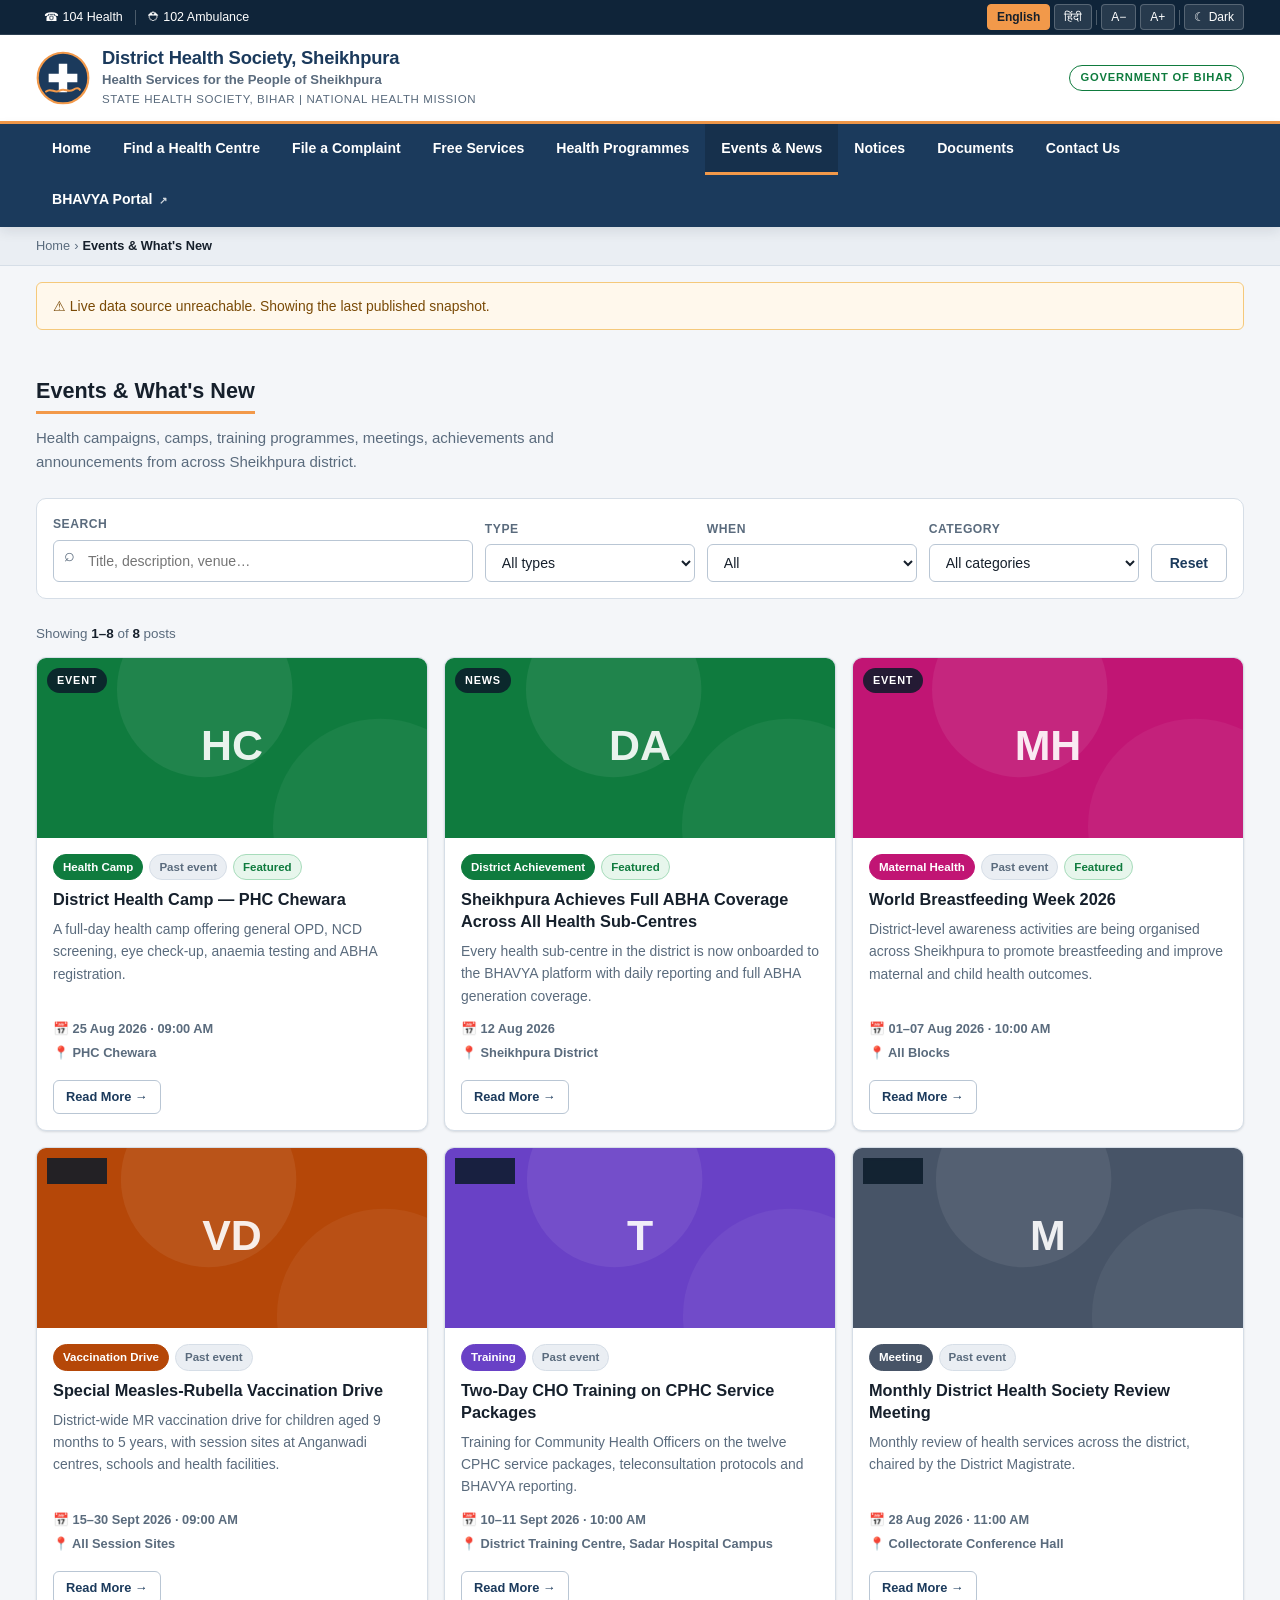
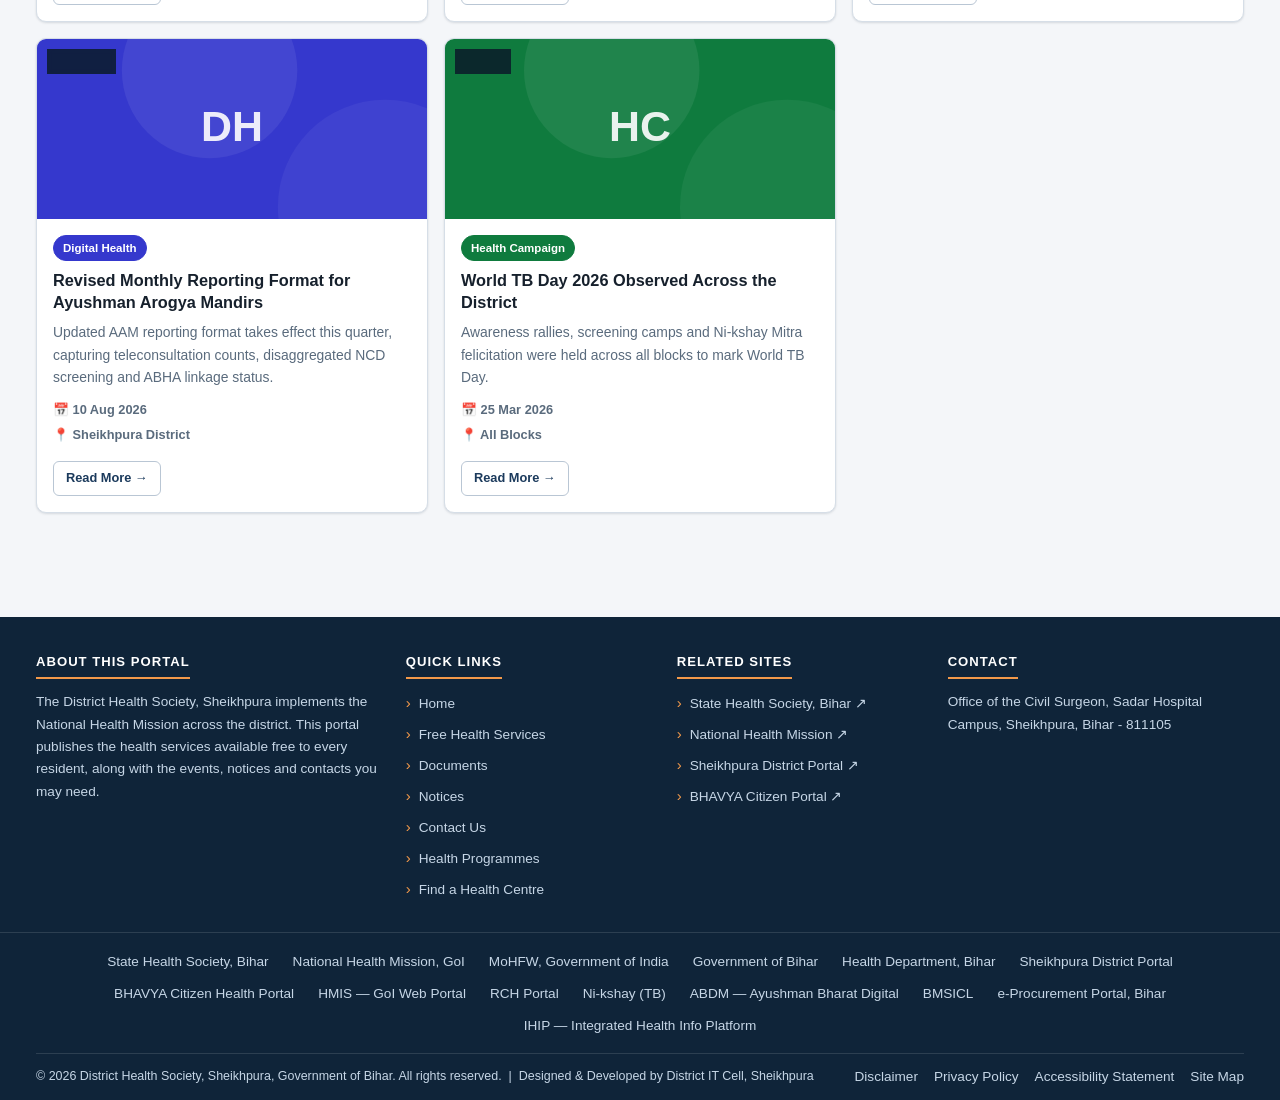
<file: events.html>
<!DOCTYPE html>
<html lang="en">
<head>
<meta charset="utf-8">
<base href="/">
<meta name="viewport" content="width=device-width, initial-scale=1">
<title>Events &amp; What's New — District Health Society, Sheikhpura</title>
<meta name="description" content="Health campaigns, camps, training programmes, meetings, achievements and announcements from the District Health Society, Sheikhpura.">
<link rel="icon" href="assets/img/favicon.svg">
<link rel="stylesheet" href="assets/css/site.css">
</head>
<body>
<a class="skip-link" href="#page">Skip to main content</a>
<div id="shell-top"></div>
<div id="crumbs"></div>
<main id="page"><div class="container section"><div class="skel" style="height:90px;margin-bottom:20px"></div><div class="skel" style="height:320px"></div></div></main>
<div id="shell-footer"></div>

<script src="assets/js/config.js"></script>
<script src="assets/js/data.js"></script>
<script src="assets/js/ui.js"></script>
<script>
UI.boot('events.html', function (d) {
  var Q = PortalData.query, esc = PortalData.esc;
  UI.crumbs([{ label: "Events & What's New" }]);

  var cats = Q.postCategories(d);
  var perPage = 9, page = 1;

  document.getElementById('page').innerHTML =
    '<section class="section"><div class="container">' +
      '<div class="section-head"><h2>Events &amp; What\'s New</h2>' +
      '<p>Health campaigns, camps, training programmes, meetings, achievements and announcements from across Sheikhpura district.</p></div>' +

      '<div class="filters filters--4">' +
        '<div class="field search-field"><label for="q">Search</label>' +
          '<input id="q" type="search" placeholder="Title, description, venue…" value="' + esc(UI.param('q')) + '" autocomplete="off"></div>' +
        '<div class="field"><label for="ty">Type</label><select id="ty">' +
          '<option value="">All types</option><option>Event</option><option>News</option><option>Update</option></select></div>' +
        '<div class="field"><label for="wh">When</label><select id="wh">' +
          '<option value="">All</option><option value="upcoming">Upcoming &amp; ongoing</option><option value="past">Past events</option></select></div>' +
        '<div class="field"><label for="cat">Category</label><select id="cat"><option value="">All categories</option>' +
          cats.map(function (c) { return '<option value="' + esc(c.Category_ID) + '">' + esc(c.Category_Name) + '</option>'; }).join('') +
        '</select></div>' +
        '<div class="field"><label>&nbsp;</label><button class="btn btn-outline" id="reset" type="button">Reset</button></div>' +
      '</div>' +

      '<div class="result-line" id="rl"></div>' +
      '<div class="grid grid-3" id="grid"></div>' +
      '<div class="pager" id="pager"></div>' +
    '</div></section>';

  /* deep link from the home tabs, e.g. events.html?when=upcoming */
  if (UI.param('when')) document.getElementById('wh').value = UI.param('when');
  if (UI.param('type')) document.getElementById('ty').value = UI.param('type');

  function rows() {
    return Q.posts(d, {
      q: document.getElementById('q').value,
      type: document.getElementById('ty').value,
      when: document.getElementById('wh').value,
      categoryId: document.getElementById('cat').value,
      includeArchived: true
    });
  }

  function draw() {
    var all = rows();
    var pages = Math.max(1, Math.ceil(all.length / perPage));
    if (page > pages) page = pages;
    var slice = all.slice((page - 1) * perPage, page * perPage);

    document.getElementById('grid').innerHTML = slice.length
      ? slice.map(function (p) { return UI.postCard(p); }).join('')
      : '<div style="grid-column:1/-1">' + UI.emptyState('No posts found',
          'Try clearing a filter or searching for something else.') + '</div>';

    var up = all.filter(function (p) { return p._upcoming || p._ongoing; }).length;
    document.getElementById('rl').innerHTML = all.length
      ? 'Showing <strong>' + ((page - 1) * perPage + 1) + '–' + Math.min(page * perPage, all.length) +
        '</strong> of <strong>' + all.length + '</strong> posts' +
        (up ? ' &nbsp;·&nbsp; <strong>' + up + '</strong> upcoming or ongoing' : '')
      : 'No posts found';

    var pg = '';
    if (pages > 1) {
      pg += '<button type="button" data-p="' + (page - 1) + '"' + (page === 1 ? ' disabled' : '') + '>‹ Prev</button>';
      for (var i = 1; i <= pages; i++) {
        pg += '<button type="button" data-p="' + i + '"' + (i === page ? ' aria-current="true"' : '') + '>' + i + '</button>';
      }
      pg += '<button type="button" data-p="' + (page + 1) + '"' + (page === pages ? ' disabled' : '') + '>Next ›</button>';
    }
    document.getElementById('pager').innerHTML = pg;
    Array.prototype.forEach.call(document.querySelectorAll('#pager button[data-p]'), function (b) {
      b.addEventListener('click', function () {
        page = PortalData.num(this.dataset.p); draw();
        document.getElementById('grid').scrollIntoView({ behavior: 'smooth', block: 'start' });
      });
    });
  }

  ['q', 'ty', 'wh', 'cat'].forEach(function (id) {
    document.getElementById(id).addEventListener(id === 'q' ? 'input' : 'change', function () { page = 1; draw(); });
  });
  document.getElementById('reset').addEventListener('click', function () {
    ['q', 'ty', 'wh', 'cat'].forEach(function (id) { document.getElementById(id).value = ''; });
    page = 1; draw();
  });

  draw();
});
</script>
</body>
</html>
</file>
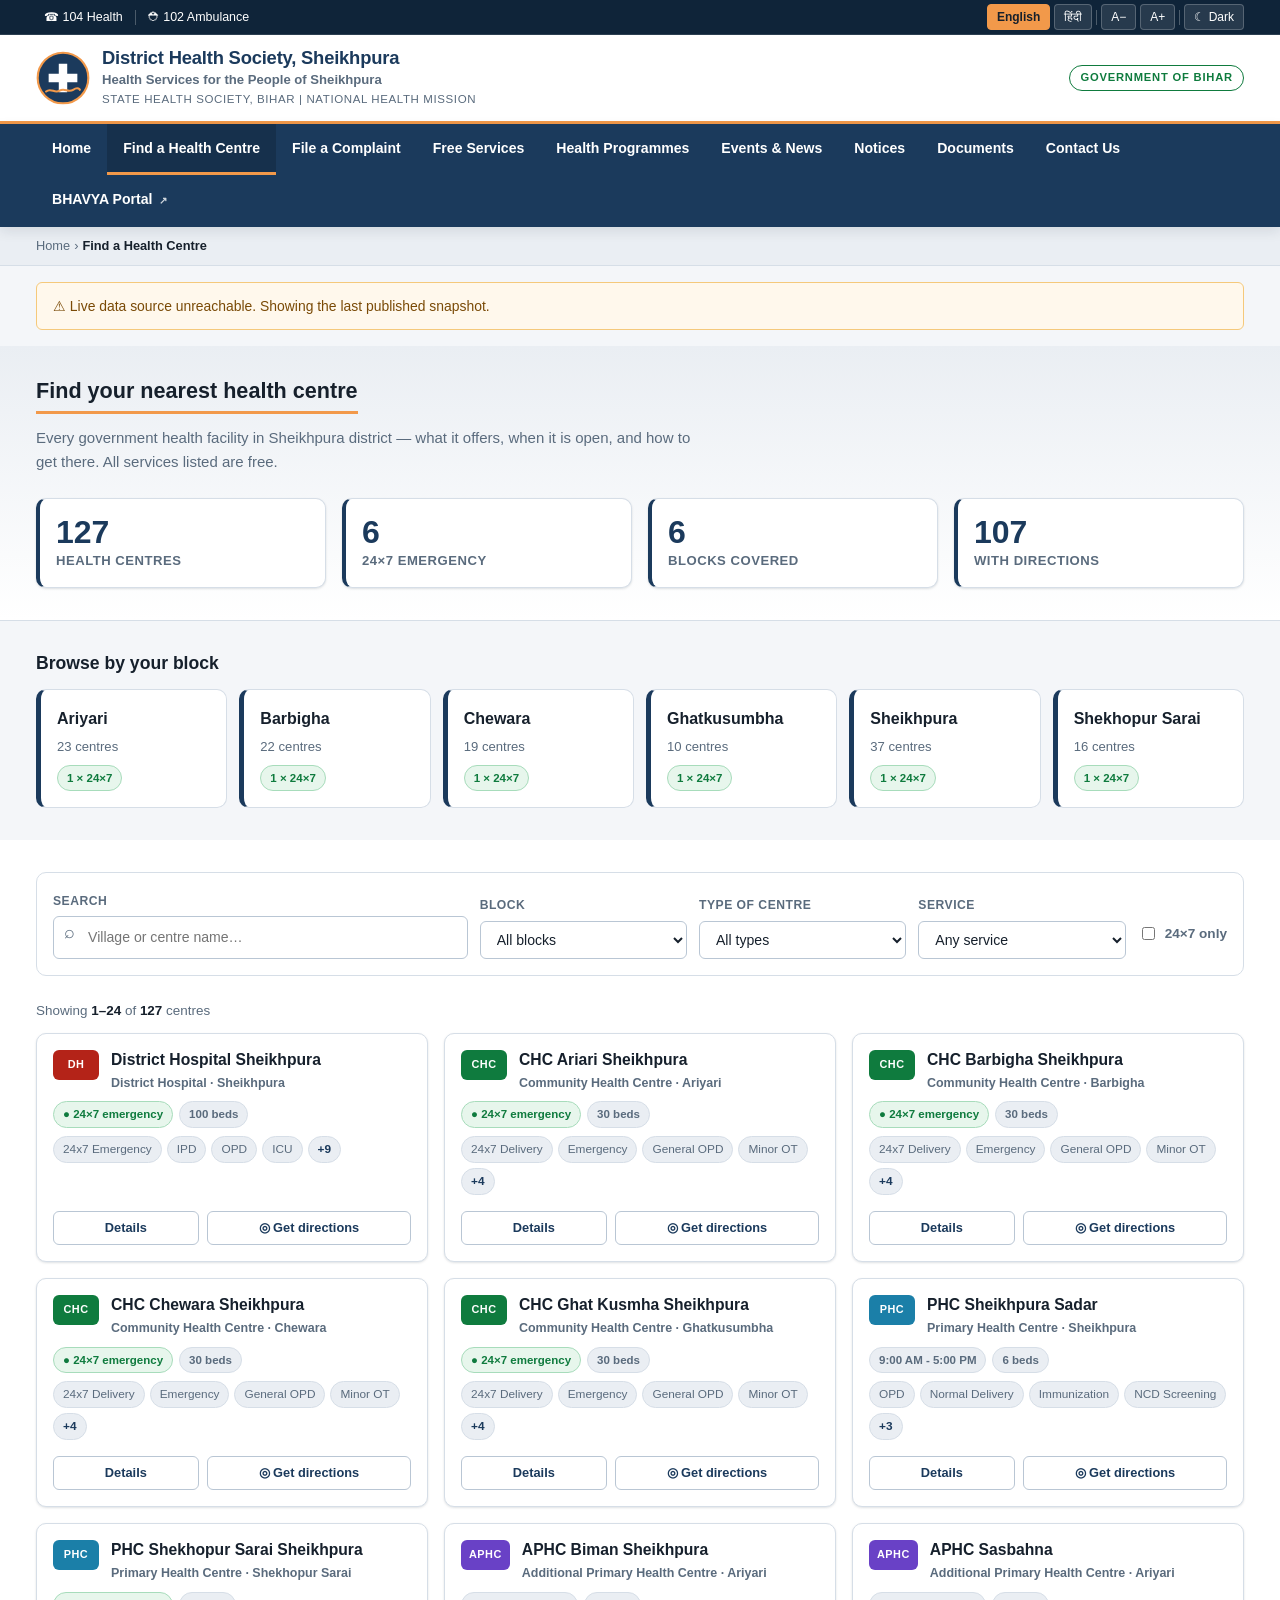
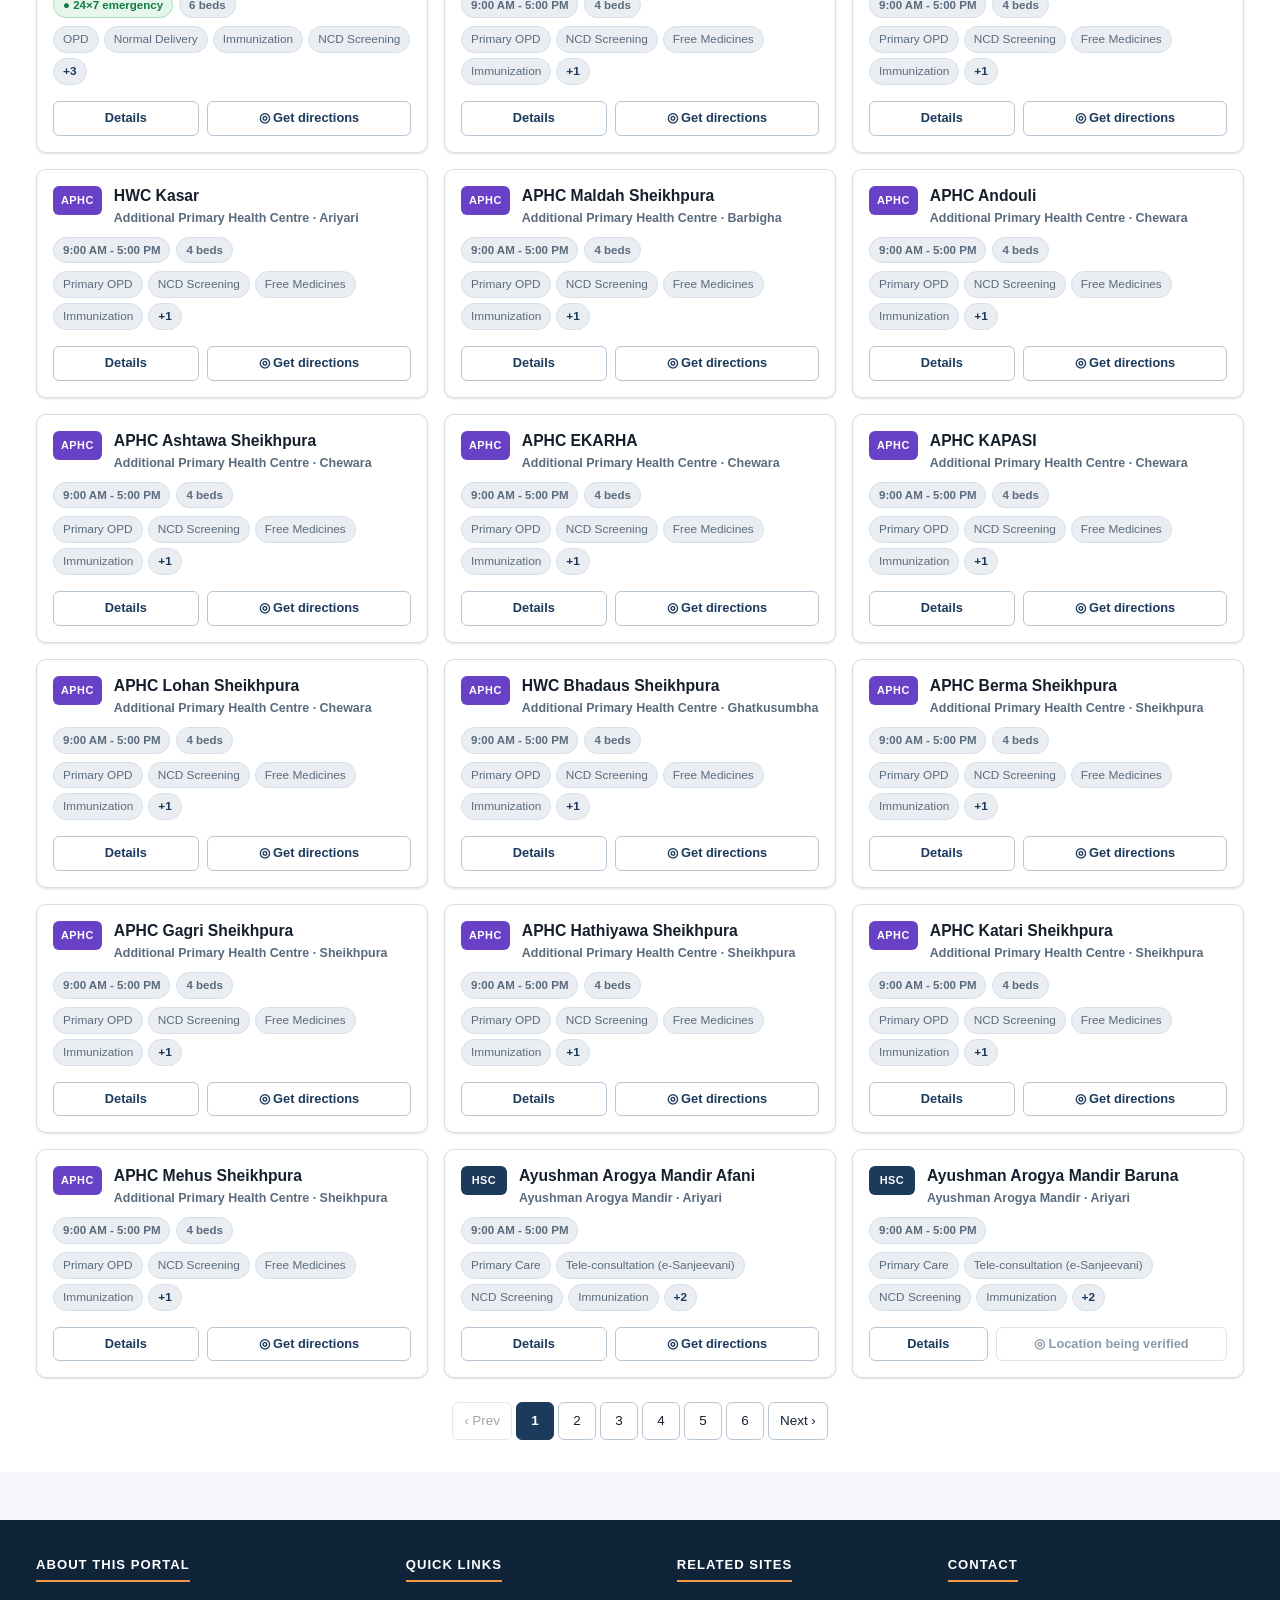
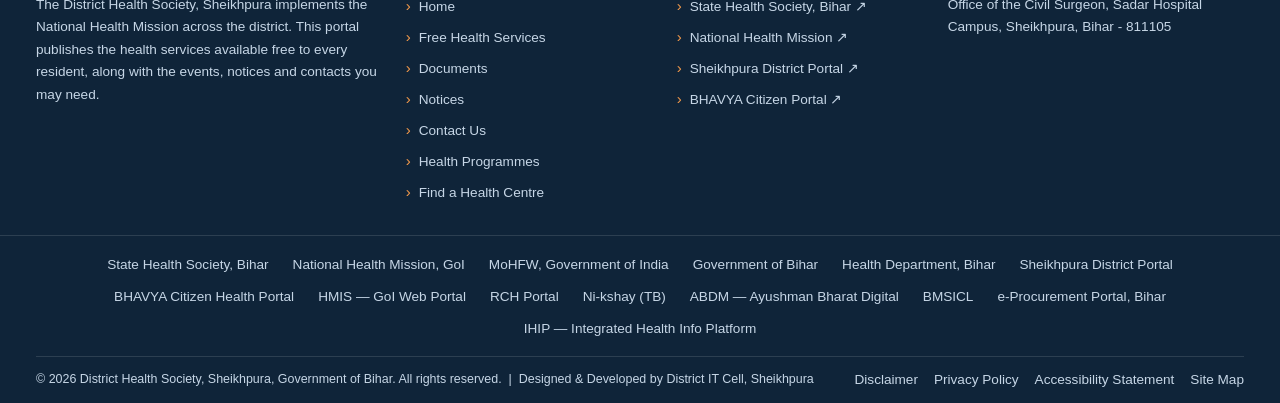
<file: facilities.html>
<!DOCTYPE html>
<html lang="en">
<head>
<meta charset="utf-8">
<base href="/">
<meta name="viewport" content="width=device-width, initial-scale=1">
<title>Find a Health Centre — District Health Society, Sheikhpura</title>
<meta name="description" content="Find your nearest government health centre in Sheikhpura — opening hours, services, 24x7 emergency, and directions on the map.">
<link rel="icon" href="assets/img/favicon.svg">
<link rel="stylesheet" href="assets/css/site.css">
</head>
<body>
<a class="skip-link" href="#page">Skip to main content</a>
<div id="shell-top"></div>
<div id="crumbs"></div>
<main id="page"><div class="container section"><div class="skel" style="height:90px;margin-bottom:20px"></div><div class="skel" style="height:340px"></div></div></main>
<div id="shell-footer"></div>

<script src="assets/js/config.js"></script>
<script src="assets/js/data.js"></script>
<script src="assets/js/ui.js"></script>
<script>
UI.boot('facilities.html', function (d) {
  var Q = PortalData.query, esc = PortalData.esc;
  UI.crumbs([{ label: 'Find a Health Centre' }]);

  var blocks = Q.blocks(d);
  var types = Q.facilityTypes(d);
  var services = Q.facilityServices(d).slice(0, 12);
  var st = Q.facilityStats(d);
  var perPage = 24, page = 1;

  document.getElementById('page').innerHTML =
    '<section class="section facility-band"><div class="container">' +
      '<div class="section-head"><h2>Find your nearest health centre</h2>' +
      '<p style="max-width:80ch">Every government health facility in Sheikhpura district — what it offers, ' +
      'when it is open, and how to get there. All services listed are free.</p></div>' +
      '<div class="grid grid-4" id="fStats"></div>' +
    '</div></section>' +

    '<section class="section"><div class="container">' +
      '<h3 style="margin-bottom:14px">Browse by your block</h3>' +
      '<div class="block-grid" id="blockGrid"></div>' +
    '</div></section>' +

    '<section class="section section--alt"><div class="container">' +
      '<div class="filters filters--4">' +
        '<div class="field search-field"><label for="q">Search</label>' +
          '<input id="q" type="search" placeholder="Village or centre name…" value="' + esc(UI.param('q')) + '" autocomplete="off"></div>' +
        '<div class="field"><label for="blk">Block</label><select id="blk"><option value="">All blocks</option>' +
          blocks.map(function (b) { return '<option value="' + esc(b.name) + '">' + esc(b.name) + ' (' + b.count + ')</option>'; }).join('') +
        '</select></div>' +
        '<div class="field"><label for="ty">Type of centre</label><select id="ty"><option value="">All types</option>' +
          types.map(function (t) { return '<option value="' + esc(t.type) + '">' + esc(UI.facilityTypeName(t.type)) + ' (' + t.count + ')</option>'; }).join('') +
        '</select></div>' +
        '<div class="field"><label for="svc">Service</label><select id="svc"><option value="">Any service</option>' +
          services.map(function (s) { return '<option value="' + esc(s.name) + '">' + esc(s.name) + ' (' + s.count + ')</option>'; }).join('') +
        '</select></div>' +
        '<div class="field"><label for="e24">&nbsp;</label>' +
          '<label style="display:flex;gap:7px;align-items:center;font-size:.85rem;text-transform:none;letter-spacing:0;font-weight:600;padding:9px 0;white-space:nowrap">' +
          '<input type="checkbox" id="e24" style="width:auto"> 24×7 only</label></div>' +
      '</div>' +
      '<div class="result-line" id="rl"></div>' +
      '<div class="grid grid-3" id="list"></div>' +
      '<div class="pager" id="pager"></div>' +
    '</div></section>';

  document.getElementById('fStats').innerHTML = [
    [st.total, 'Health centres'], [st.emergency, '24×7 emergency'],
    [st.blocks, 'Blocks covered'], [st.mapped, 'With directions']
  ].map(function (t) {
    return '<div class="card stat" style="border-left-color:var(--navy)">' +
      '<div class="num">' + t[0] + '</div><div class="lbl">' + t[1] + '</div></div>';
  }).join('');

  document.getElementById('blockGrid').innerHTML = blocks.map(function (b) {
    return '<button class="block-card" type="button" data-block="' + esc(b.name) + '">' +
      '<span class="bc-name">' + esc(b.name) + '</span>' +
      '<span class="bc-count">' + b.count + ' centres</span>' +
      (b.has24x7 ? '<span class="chip chip--live">' + b.has24x7 + ' × 24×7</span>' : '') +
    '</button>';
  }).join('');

  if (UI.param('block')) document.getElementById('blk').value = UI.param('block');
  if (UI.param('service')) document.getElementById('svc').value = UI.param('service');

  function draw() {
    var rows = Q.facilities(d, {
      q: document.getElementById('q').value,
      block: document.getElementById('blk').value,
      type: document.getElementById('ty').value,
      service: document.getElementById('svc').value,
      only24x7: document.getElementById('e24').checked
    });

    var pages = Math.max(1, Math.ceil(rows.length / perPage));
    if (page > pages) page = pages;
    var slice = rows.slice((page - 1) * perPage, page * perPage);

    document.getElementById('list').innerHTML = slice.length
      ? slice.map(function (f) { return UI.facilityCard(f); }).join('')
      : '<div style="grid-column:1/-1">' + UI.emptyState('No centre matches',
          'Try clearing a filter, or pick your block above.') + '</div>';

    document.getElementById('rl').innerHTML = rows.length
      ? 'Showing <strong>' + ((page - 1) * perPage + 1) + '–' + Math.min(page * perPage, rows.length) +
        '</strong> of <strong>' + rows.length + '</strong> centres'
      : 'No centres found';

    var pg = '';
    if (pages > 1) {
      pg += '<button type="button" data-p="' + (page - 1) + '"' + (page === 1 ? ' disabled' : '') + '>‹ Prev</button>';
      for (var i = 1; i <= pages; i++) {
        pg += '<button type="button" data-p="' + i + '"' + (i === page ? ' aria-current="true"' : '') + '>' + i + '</button>';
      }
      pg += '<button type="button" data-p="' + (page + 1) + '"' + (page === pages ? ' disabled' : '') + '>Next ›</button>';
    }
    document.getElementById('pager').innerHTML = pg;
    Array.prototype.forEach.call(document.querySelectorAll('#pager button[data-p]'), function (b) {
      b.addEventListener('click', function () {
        page = PortalData.num(this.dataset.p); draw();
        document.getElementById('list').scrollIntoView({ behavior: 'smooth', block: 'start' });
      });
    });
  }

  Array.prototype.forEach.call(document.querySelectorAll('.block-card'), function (b) {
    b.addEventListener('click', function () {
      document.getElementById('blk').value = this.dataset.block;
      page = 1; draw();
      document.getElementById('list').scrollIntoView({ behavior: 'smooth', block: 'start' });
    });
  });
  ['q', 'blk', 'ty', 'svc', 'e24'].forEach(function (id) {
    document.getElementById(id).addEventListener(id === 'q' ? 'input' : 'change', function () { page = 1; draw(); });
  });

  draw();
});
</script>
</body>
</html>
</file>
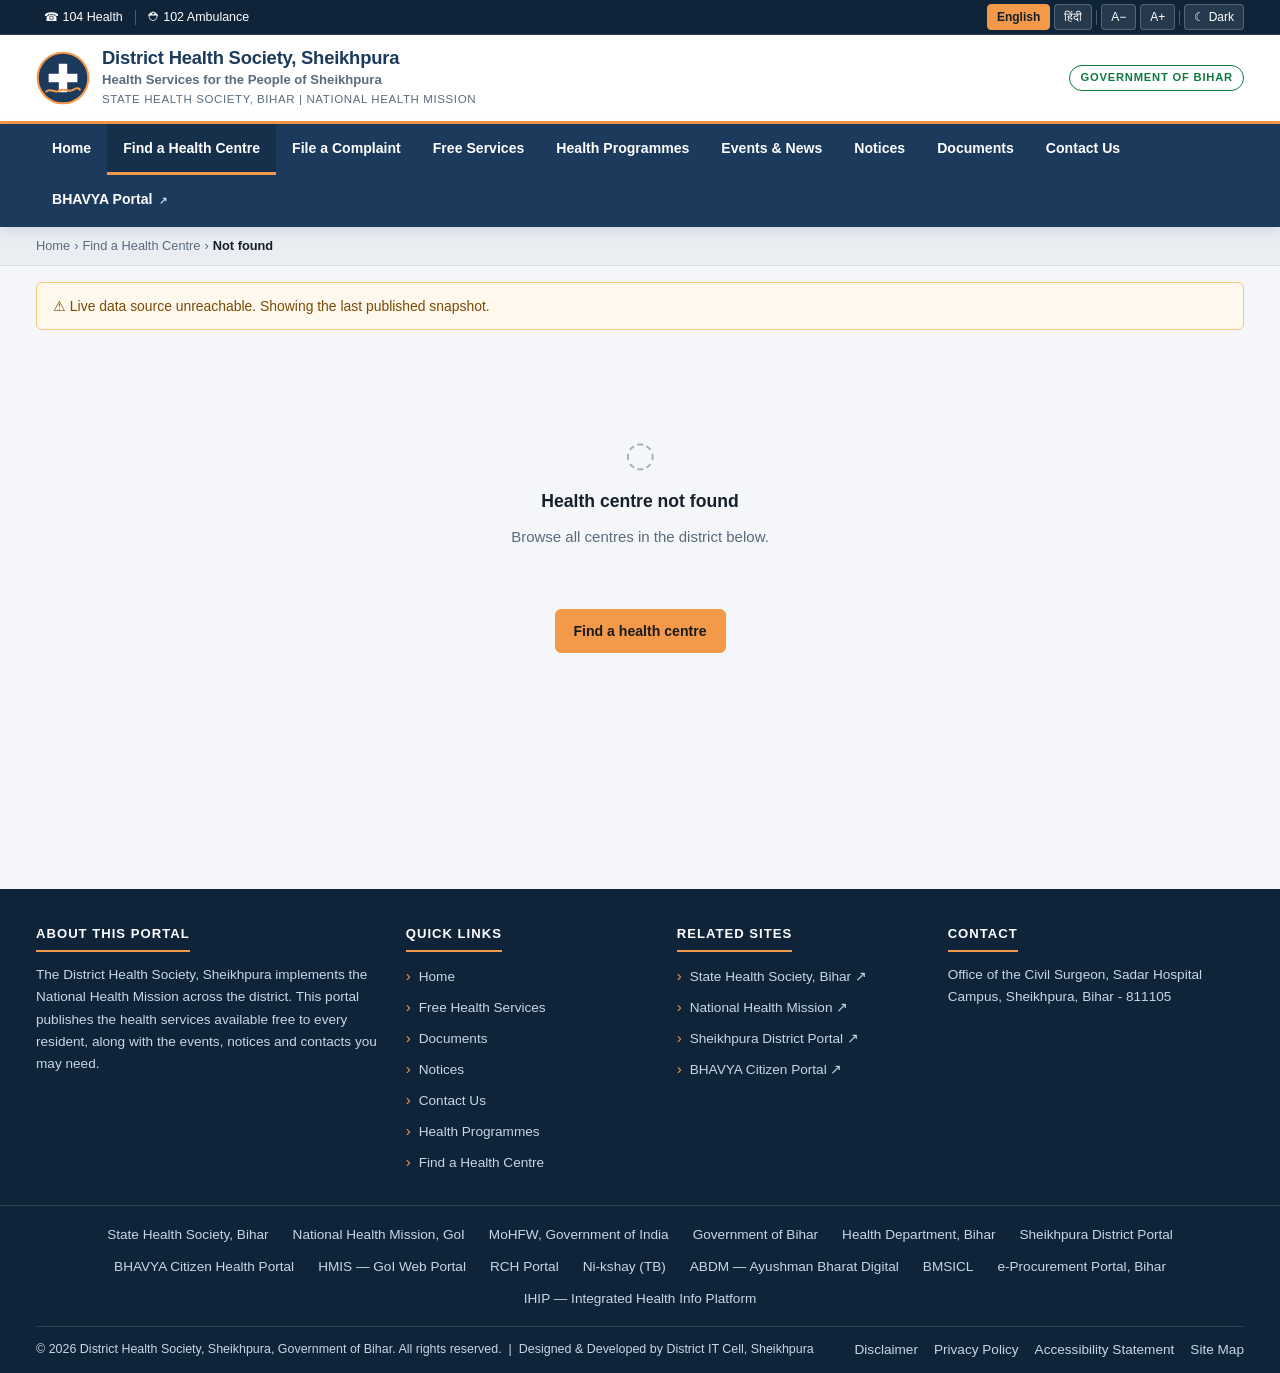
<file: facility.html>
<!DOCTYPE html>
<html lang="en">
<head>
<meta charset="utf-8">
<base href="/">
<meta name="viewport" content="width=device-width, initial-scale=1">
<title>Health Centre — District Health Society, Sheikhpura</title>
<link rel="icon" href="assets/img/favicon.svg">
<link rel="stylesheet" href="assets/css/site.css">
</head>
<body>
<a class="skip-link" href="#page">Skip to main content</a>
<div id="shell-top"></div>
<div id="crumbs"></div>
<main id="page"><div class="container section"><div class="skel" style="height:320px"></div></div></main>
<div id="shell-footer"></div>

<script src="assets/js/config.js"></script>
<script src="assets/js/data.js"></script>
<script src="assets/js/ui.js"></script>
<script>
UI.boot('facilities.html', function (d) {
  var Q = PortalData.query, esc = PortalData.esc;
  var f = Q.facilityById(d, UI.param('id'));

  if (!f) {
    UI.crumbs([{ label: 'Find a Health Centre', url: 'facilities.html' }, { label: 'Not found' }]);
    document.getElementById('page').innerHTML = '<div class="container section">' +
      UI.emptyState('Health centre not found', 'Browse all centres in the district below.') +
      '<div style="text-align:center"><a class="btn btn-primary" href="facilities.html">Find a health centre</a></div></div>';
    return;
  }

  var typeName = UI.facilityTypeName(f.Facility_Type);
  UI.crumbs([{ label: 'Find a Health Centre', url: 'facilities.html' },
             { label: f.Block, url: 'facilities.html?block=' + encodeURIComponent(f.Block) },
             { label: f.Facility_Name }]);
  document.title = f.Facility_Name + ' — ' + (d.settings.site_title || '');

  var docs = Q.facilityDoctors(d, f.Facility_ID);
  var deps = Q.facilityDepartments(d, f.Facility_ID);
  var nearby = Q.facilities(d, { block: f.Block })
    .filter(function (x) { return x.Facility_ID !== f.Facility_ID; }).slice(0, 6);

  var H = '<section class="section"><div class="container">';

  /* ── header ── */
  H += '<div class="card" style="border-top:4px solid ' + (f._is24x7 ? 'var(--green)' : 'var(--navy)') + ';margin-bottom:24px">' +
    '<div class="post-chips" style="margin-bottom:10px">' +
      '<span class="chip chip--code">' + esc(typeName) + '</span>' +
      '<a class="chip" href="facilities.html?block=' + encodeURIComponent(f.Block) + '">' + esc(f.Block) + ' block</a>' +
      (f._is24x7 ? '<span class="chip chip--live">● Open 24×7</span>'
                 : '<span class="chip">' + esc(f.Operating_Hours) + '</span>') +
      (f._beds ? '<span class="chip">' + f._beds + ' beds</span>' : '') +
    '</div>' +
    '<h1 style="margin:0 0 6px;font-size:1.55rem">' + esc(UI.t(f.Facility_Name, f.Facility_Name_HI)) + '</h1>' +
    (f.Address_Details ? '<p style="color:var(--text-muted);margin:0 0 16px">📍 ' + esc(f.Address_Details) + '</p>' : '') +
    '<div style="display:flex;gap:8px;flex-wrap:wrap">' +
      UI.directionsButton(f, 'btn-primary') +
      (f._phone ? '<a class="btn btn-outline" href="tel:' + esc(f._phone.replace(/\s/g, '')) + '">✆ ' + esc(f._phone) + '</a>' : '') +
      '<a class="btn btn-outline" href="tel:102">⛑ Ambulance 102</a>' +
      '<a class="btn btn-outline" href="tel:104">☎ Health helpline 104</a>' +
    '</div>' +
    (f._mapOk ? '' :
      '<div class="alert alert-warn" style="margin:16px 0 0">📍 The exact location of this centre is being verified, so ' +
      'directions are not shown. Ask your ASHA or call 104 for the way there.</div>') +
  '</div>';

  H += '<div class="grid grid-2" style="align-items:start">';

  /* ── left: services ── */
  H += '<div><div class="card"><h3>Services available here</h3>' +
    (f._services.length
      ? '<div class="svc-list">' + f._services.map(function (s) {
          return '<span class="svc-chip">✔ ' + esc(s) + '</span>';
        }).join('') + '</div>' +
        '<p style="font-size:.84rem;color:var(--text-muted);margin:14px 0 0">' +
        'All of these are free of cost. <a href="benefits.html">See everything you are entitled to →</a></p>'
      : '<p style="color:var(--text-muted);margin:0">Service details for this centre are being updated.</p>') +
  '</div>';

  if (deps.length) {
    H += '<div class="card" style="margin-top:16px"><h3>Departments</h3>' +
      '<div class="table-wrap"><table class="data"><thead><tr>' +
      '<th>Department</th><th style="width:90px">Room</th><th style="width:130px">Floor</th>' +
      '</tr></thead><tbody>' +
      deps.map(function (x) {
        return '<tr><td data-label="Department">' + esc(x.Department_Name) + '</td>' +
          '<td data-label="Room">' + esc(x.Room_No || '—') + '</td>' +
          '<td data-label="Floor">' + esc(x.Floor || '—') + '</td></tr>';
      }).join('') + '</tbody></table></div></div>';
  }

  if (docs.length) {
    H += '<div class="card" style="margin-top:16px"><h3>Doctors available</h3>' +
      '<p style="font-size:.85rem;color:var(--text-muted);margin:0 0 14px">' +
      'Which specialists sit here and when. Timings can change — call 104 to confirm before travelling.</p>' +
      '<div class="table-wrap"><table class="data"><thead><tr>' +
      '<th>Specialisation</th><th style="width:190px">Days</th><th style="width:160px">Timing</th>' +
      '</tr></thead><tbody>' +
      docs.map(function (x) {
        return '<tr><td data-label="Specialisation"><strong>' + esc(x.specialization) + '</strong></td>' +
          '<td data-label="Days">' + (x.allWeek ? '<span class="chip chip--live">All week</span>'
              : x.days.map(function (dd) { return '<span class="day-chip">' + esc(dd) + '</span>'; }).join('')) + '</td>' +
          '<td data-label="Timing">' + x.shifts.map(esc).join('<br>') + '</td></tr>';
      }).join('') + '</tbody></table></div></div>';
  }
  H += '</div>';

  /* ── right: at a glance ── */
  H += '<div><div class="card"><h3>At a glance</h3><dl class="kv">' +
    '<dt>Type</dt><dd>' + esc(typeName) + '</dd>' +
    '<dt>Block</dt><dd>' + esc(f.Block) + '</dd>' +
    (f.Category && f.Category !== 'NA' ? '<dt>Category</dt><dd>' + esc(f.Category) + '</dd>' : '') +
    '<dt>Open</dt><dd>' + esc(f.Operating_Hours || '—') + '</dd>' +
    '<dt>Emergency 24×7</dt><dd>' + (f._is24x7
        ? '<span class="chip chip--live">Yes</span>' : '<span class="chip">No</span>') + '</dd>' +
    (f._beds ? '<dt>Beds</dt><dd>' + f._beds + '</dd>' : '') +
    (f.Incharge_Designation ? '<dt>In-charge</dt><dd>' + esc(f.Incharge_Designation) +
        (String(f.Incharge_Name || '').trim() ? '<br>' + esc(f.Incharge_Name) : '') + '</dd>' : '') +
    (f.HFR_ID ? '<dt>Facility ID</dt><dd style="font-size:.8rem">' + esc(f.HFR_ID) + '</dd>' : '') +
  '</dl>';

  if (f._drugUrl) {
    H += '<div style="margin-top:16px;padding-top:16px;border-top:1px dashed var(--border)">' +
      '<a class="btn btn-outline btn-sm" href="' + esc(f._drugUrl) + '" target="_blank" rel="noopener noreferrer">' +
      '💊 Check medicine availability</a>' +
      '<p style="font-size:.78rem;color:var(--text-muted);margin:8px 0 0">' +
      'Live stock from the state drug system.</p></div>';
  } else if (['DH', 'CHC', 'PHC', 'APHC'].indexOf(f.Facility_Type) > -1) {
    H += '<div style="margin-top:16px;padding-top:16px;border-top:1px dashed var(--border)">' +
      '<span class="unavailable">💊 Medicine availability link not yet added</span></div>';
  }
  H += '</div>';

  if (nearby.length) {
    H += '<div class="card" style="margin-top:16px"><h3>Other centres in ' + esc(f.Block) + '</h3>' +
      '<ul style="list-style:none;margin:0;padding:0;display:grid;gap:10px">' +
      nearby.map(function (x) {
        return '<li><a href="facility.html?id=' + encodeURIComponent(x.Facility_ID) + '" style="font-weight:600;font-size:.88rem">' +
          esc(x.Facility_Name) + '</a>' +
          '<div style="font-size:.78rem;color:var(--text-muted)">' + esc(UI.facilityTypeName(x.Facility_Type)) +
          (x._is24x7 ? ' · 24×7' : '') + '</div></li>';
      }).join('') + '</ul>' +
      '<a class="btn btn-outline btn-sm" style="margin-top:14px" href="facilities.html?block=' +
      encodeURIComponent(f.Block) + '">All centres in ' + esc(f.Block) + ' →</a></div>';
  }
  H += '</div></div></div></section>';

  document.getElementById('page').innerHTML = H;
});
</script>
</body>
</html>
</file>
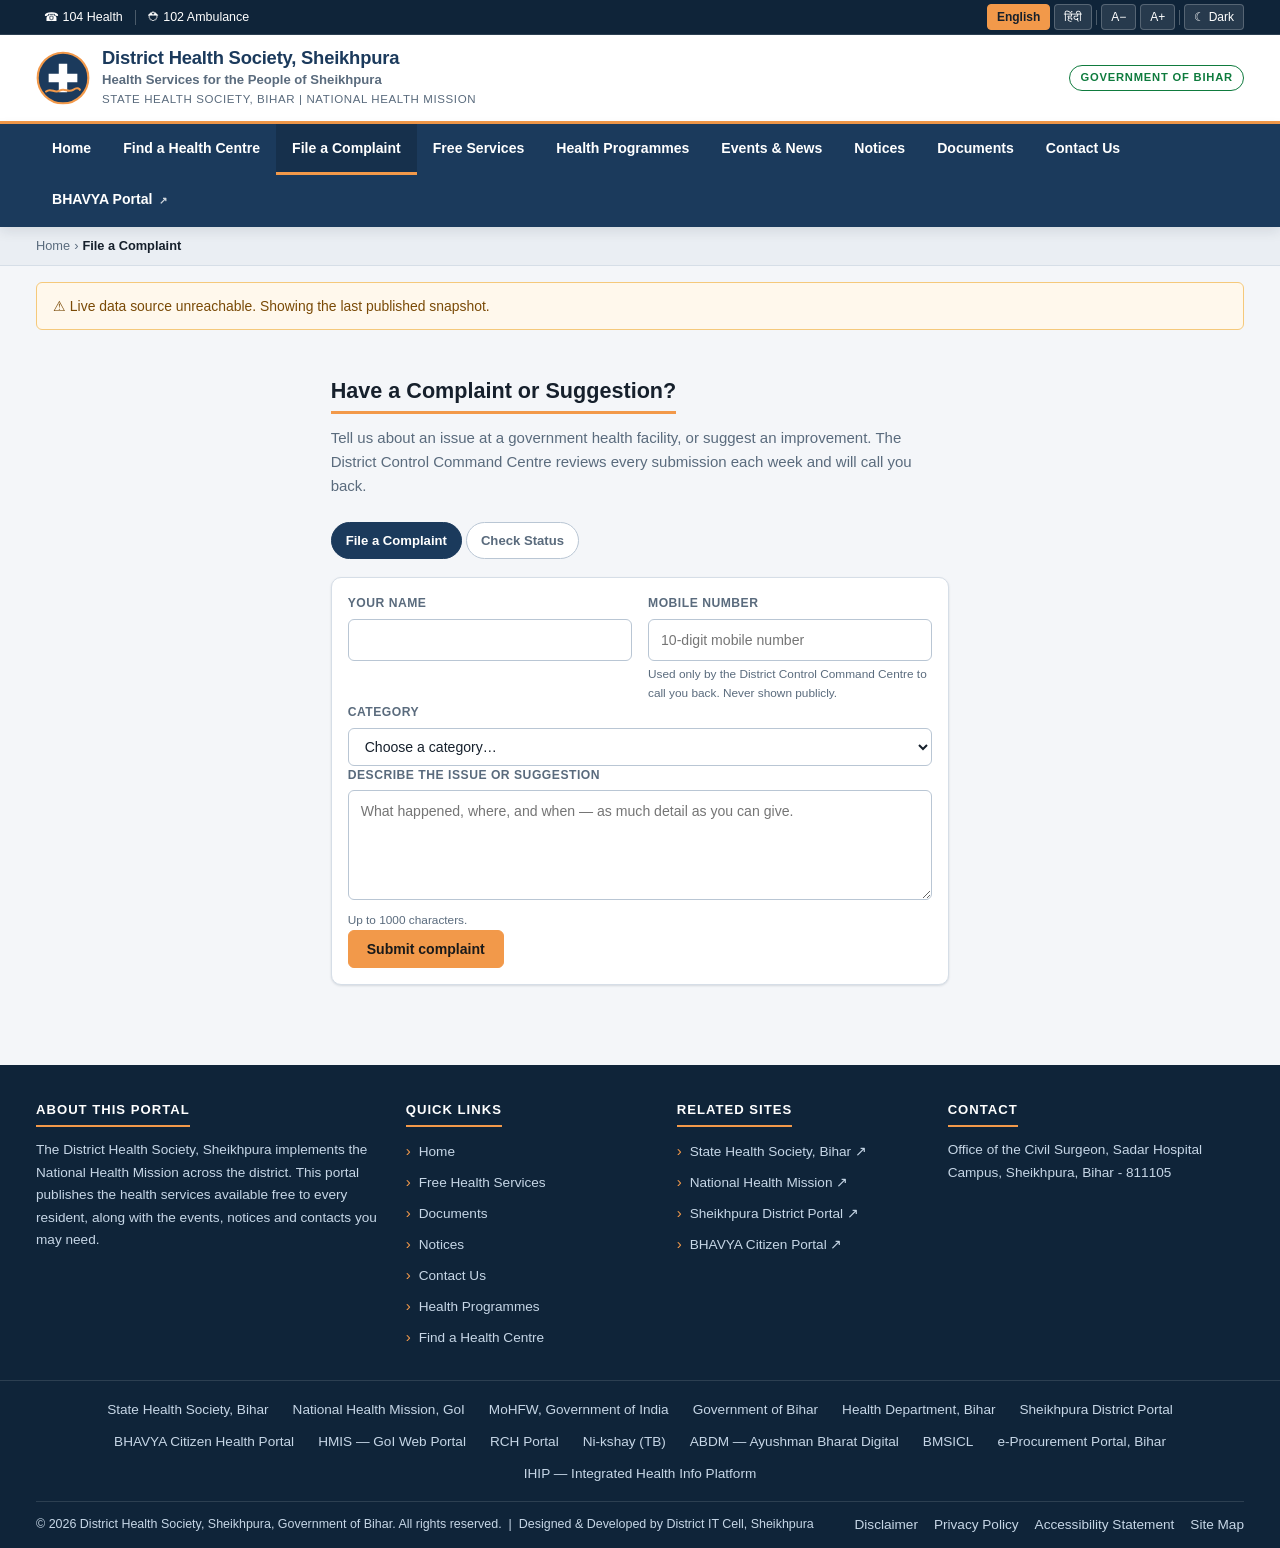
<file: grievance.html>
<!DOCTYPE html>
<html lang="en">
<head>
<meta charset="utf-8">
<base href="/">
<meta name="viewport" content="width=device-width, initial-scale=1">
<title>File a Complaint — District Health Society, Sheikhpura</title>
<meta name="description" content="Report a grievance, suggestion or issue about a government health facility in Sheikhpura district. Reviewed weekly by the District Control Command Centre, which will call you back.">
<link rel="icon" href="assets/img/favicon.svg">
<link rel="stylesheet" href="assets/css/site.css">
<style>
  /* Reference IDs are uppercase, but don't shout the placeholder too. */
  #sRef { text-transform: uppercase; }
  #sRef::placeholder { text-transform: none; }
</style>
</head>
<body>
<a class="skip-link" href="#page">Skip to main content</a>
<div id="shell-top"></div>
<div id="crumbs"></div>
<main id="page"><div class="container section"><div class="skel" style="height:90px;margin-bottom:20px"></div><div class="skel" style="height:340px"></div></div></main>
<div id="shell-footer"></div>

<script src="assets/js/config.js"></script>
<script src="assets/js/data.js"></script>
<script src="assets/js/ui.js"></script>
<script>
UI.boot('grievance.html', function (d) {
  var Q = PortalData.query, esc = PortalData.esc;
  UI.crumbs([{ label: 'File a Complaint' }]);

  var API = String((window.PORTAL_CONFIG || {}).API_URL || '').trim();
  var page = document.getElementById('page');

  /* Write-only feature — there is no offline equivalent, so a missing API
     service stops here rather than rendering a form that can never submit. */
  if (!API) {
    var S = d.settings || {};
    var fallback = [S.helpline_104, S.helpline_102, S.contact_phone].filter(Boolean)[0];
    page.innerHTML =
      '<section class="section"><div class="container" style="max-width:70ch">' +
        '<div class="section-head"><h2>File a Complaint</h2></div>' +
        '<div class="alert alert-warn">This form needs a live connection to the district’s data service, ' +
        'which is not configured right now.' +
        (fallback ? ' In the meantime, please call <a href="tel:' + esc(fallback) + '">' + esc(fallback) + '</a>.' : '') +
        '</div>' +
      '</div></section>';
    return;
  }

  /* No token — grievanceSubmit / grievanceStatusLookup are the two public,
     unauthenticated write/read actions Code.gs exposes for this feature. */
  function post(payload) {
    return fetch(API, {
      method: 'POST',
      headers: { 'Content-Type': 'text/plain;charset=utf-8' },
      body: JSON.stringify(payload)
    }).then(function (r) { return r.json(); });
  }

  var cats = Q.grievanceCategories(d);
  var formLoadedAt = Date.now();

  /* No categories means the Grievance_Categories sheet is missing or every row is
     Inactive. The server requires a valid category, so rendering the form anyway
     would let someone write the whole complaint and then be refused with nothing
     to pick. Show the status-check tab only, and a phone number instead. */
  if (!cats.length) {
    var S2 = d.settings || {};
    var call = [S2.helpline_104, S2.contact_phone, S2.helpline_102].filter(Boolean)[0];
    page.innerHTML =
      '<section class="section"><div class="container" style="max-width:70ch">' +
        '<div class="section-head"><h2>File a Complaint</h2></div>' +
        '<div class="alert alert-warn">The complaint form is not available just yet. ' +
        (call ? 'To report something now, please call <a href="tel:' + esc(call) + '">' + esc(call) + '</a>.'
              : 'Please try again shortly.') +
        '</div>' +
      '</div></section>';
    return;
  }

  page.innerHTML =
    '<section class="section"><div class="container" style="max-width:78ch">' +
      '<div class="section-head"><h2>Have a Complaint or Suggestion?</h2>' +
        '<p>Tell us about an issue at a government health facility, or suggest an improvement. ' +
        'The District Control Command Centre reviews every submission each week and will call you back.</p>' +
      '</div>' +

      '<div class="wn-tabs" role="tablist" aria-label="Grievance module" style="margin-bottom:18px">' +
        '<button type="button" role="tab" id="tabFile" aria-controls="panelFile" aria-selected="true">File a Complaint</button>' +
        '<button type="button" role="tab" id="tabCheck" aria-controls="panelCheck" aria-selected="false">Check Status</button>' +
      '</div>' +

      '<div role="tabpanel" id="panelFile" aria-labelledby="tabFile">' +
        '<div class="card" id="fileCard">' +
          '<div id="fMsg"></div>' +
          '<form id="grvForm" novalidate>' +
            '<div class="grid grid-2">' +
              '<div class="field"><label for="gName">Your name</label>' +
                '<input id="gName" type="text" maxlength="100" required autocomplete="name"></div>' +
              '<div class="field"><label for="gPhone">Mobile number</label>' +
                '<input id="gPhone" type="tel" inputmode="numeric" maxlength="10" required autocomplete="tel" placeholder="10-digit mobile number">' +
                '<span class="hint">Used only by the District Control Command Centre to call you back. Never shown publicly.</span></div>' +
            '</div>' +
            '<div class="field"><label for="gCat">Category</label><select id="gCat" required>' +
              '<option value="">Choose a category…</option>' +
              cats.map(function (c) { return '<option value="' + esc(c.Category_ID) + '">' + esc(c.Category_Name) + '</option>'; }).join('') +
            '</select></div>' +
            '<div class="field"><label for="gDesc">Describe the issue or suggestion</label>' +
              '<textarea id="gDesc" maxlength="1000" required placeholder="What happened, where, and when — as much detail as you can give."></textarea>' +
              '<span class="hint">Up to 1000 characters.</span></div>' +
            '<div class="visually-hidden" aria-hidden="true">' +
              '<label for="gWebsite">Leave this field blank</label>' +
              '<input id="gWebsite" name="website" type="text" tabindex="-1" autocomplete="off">' +
            '</div>' +
            '<button type="submit" class="btn btn-primary" id="gSubmit">Submit complaint</button>' +
          '</form>' +
        '</div>' +
        '<div class="card" id="successCard" style="display:none"></div>' +
      '</div>' +

      '<div role="tabpanel" id="panelCheck" aria-labelledby="tabCheck" hidden>' +
        '<div class="card">' +
          '<div id="sMsg"></div>' +
          '<form id="statusForm" novalidate>' +
            '<div class="grid grid-2">' +
              '<div class="field"><label for="sRef">Reference ID</label>' +
                '<input id="sRef" type="text" maxlength="10" required placeholder="e.g. GRV0007"></div>' +
              '<div class="field"><label for="sPhone">Mobile number used when filing</label>' +
                '<input id="sPhone" type="tel" inputmode="numeric" maxlength="10" required autocomplete="tel"></div>' +
            '</div>' +
            '<button type="submit" class="btn btn-primary">Check status</button>' +
          '</form>' +
        '</div>' +
        '<div class="card" id="statusResult" style="display:none"></div>' +
      '</div>' +
    '</div></section>';

  /* ---- tabs ---- */
  var tabFile = document.getElementById('tabFile'), tabCheck = document.getElementById('tabCheck');
  var panelFile = document.getElementById('panelFile'), panelCheck = document.getElementById('panelCheck');
  function showTab(which) {
    var onFile = which === 'file';
    tabFile.setAttribute('aria-selected', String(onFile));
    tabCheck.setAttribute('aria-selected', String(!onFile));
    panelFile.hidden = !onFile;
    panelCheck.hidden = onFile;
  }
  tabFile.addEventListener('click', function () { showTab('file'); });
  tabCheck.addEventListener('click', function () { showTab('check'); });
  if (UI.param('tab') === 'check') showTab('check');
  if (UI.param('ref')) document.getElementById('sRef').value = UI.param('ref');

  /* ---- File a Complaint ---- */
  function say(id, kind, msg) {
    document.getElementById(id).innerHTML = msg ? '<div class="alert alert-' + kind + '">' + esc(msg) + '</div>' : '';
  }

  document.getElementById('grvForm').addEventListener('submit', function (ev) {
    ev.preventDefault();
    say('fMsg', 'err', '');

    var name = document.getElementById('gName').value.trim();
    var phone = document.getElementById('gPhone').value.trim();
    var categoryId = document.getElementById('gCat').value;
    var description = document.getElementById('gDesc').value.trim();

    if (!name) return say('fMsg', 'err', 'Please enter your name.');
    if (!/^[6-9]\d{9}$/.test(phone)) return say('fMsg', 'err', 'Please enter a valid 10-digit mobile number.');
    if (!categoryId) return say('fMsg', 'err', 'Please choose a category.');
    if (!description) return say('fMsg', 'err', 'Please describe your complaint or suggestion.');

    var btn = document.getElementById('gSubmit');
    btn.disabled = true; btn.textContent = 'Submitting…';

    post({
      action: 'grievanceSubmit',
      name: name, phone: phone, categoryId: categoryId, description: description,
      website: document.getElementById('gWebsite').value,
      formLoadedAt: formLoadedAt
    }).then(function (r) {
      if (!r || !r.ok) {
        btn.disabled = false; btn.textContent = 'Submit complaint';
        return say('fMsg', 'err', (r && r.error) || 'Something went wrong. Please try again.');
      }
      document.getElementById('fileCard').style.display = 'none';
      var sc = document.getElementById('successCard');
      sc.style.display = '';
      sc.innerHTML =
        '<div class="alert alert-ok">Your complaint has been recorded. The District Control Command Centre ' +
        'reviews complaints every week and will call you.</div>' +
        '<p style="margin:16px 0 4px">Your reference ID:</p>' +
        '<p><span class="chip chip--code" style="font-size:1.1rem;padding:8px 16px">' + esc(r.referenceId) + '</span></p>' +
        '<p class="hint" style="display:block;margin-top:10px">Save this ID and your mobile number — you will need both to check the status later.</p>' +
        '<button type="button" class="btn btn-outline" id="goCheck" style="margin-top:10px">Check status now →</button>';
      document.getElementById('goCheck').addEventListener('click', function () {
        document.getElementById('sRef').value = r.referenceId;
        showTab('check');
      });
    }).catch(function () {
      btn.disabled = false; btn.textContent = 'Submit complaint';
      say('fMsg', 'err', 'Could not reach the server. Please check your connection and try again.');
    });
  });

  /* ---- Check Status ---- */
  document.getElementById('statusForm').addEventListener('submit', function (ev) {
    ev.preventDefault();
    say('sMsg', 'err', '');
    var referenceId = document.getElementById('sRef').value.trim().toUpperCase();
    var phone = document.getElementById('sPhone').value.trim();
    if (!referenceId || !phone) return say('sMsg', 'err', 'Please enter both your reference ID and mobile number.');

    var result = document.getElementById('statusResult');
    result.style.display = 'none';

    post({ action: 'grievanceStatusLookup', referenceId: referenceId, phone: phone }).then(function (r) {
      if (!r || !r.ok || !r.found) {
        return say('sMsg', 'warn', 'No complaint found with that reference ID and mobile number. Please check both and try again.');
      }
      result.style.display = '';
      result.innerHTML =
        '<p style="margin:0 0 10px">Status: ' + UI.statusPill(r.status) + '</p>' +
        '<p style="color:var(--text-muted)">Submitted: ' + esc(PortalData.fmtDate(r.submittedDate) || r.submittedDate) +
        ' &middot; Last updated: ' + esc(PortalData.fmtDate(r.updatedDate) || r.updatedDate) + '</p>' +
        (r.resolutionNote
          ? '<div class="alert alert-ok" style="margin-top:14px"><strong>Response from the district:</strong><br>' + esc(r.resolutionNote) + '</div>'
          : '<p style="margin-top:14px;color:var(--text-muted)">Still being reviewed. The District Control Command Centre will call you.</p>');
    }).catch(function () {
      say('sMsg', 'err', 'Could not reach the server. Please check your connection and try again.');
    });
  });
});
</script>
</body>
</html>
</file>
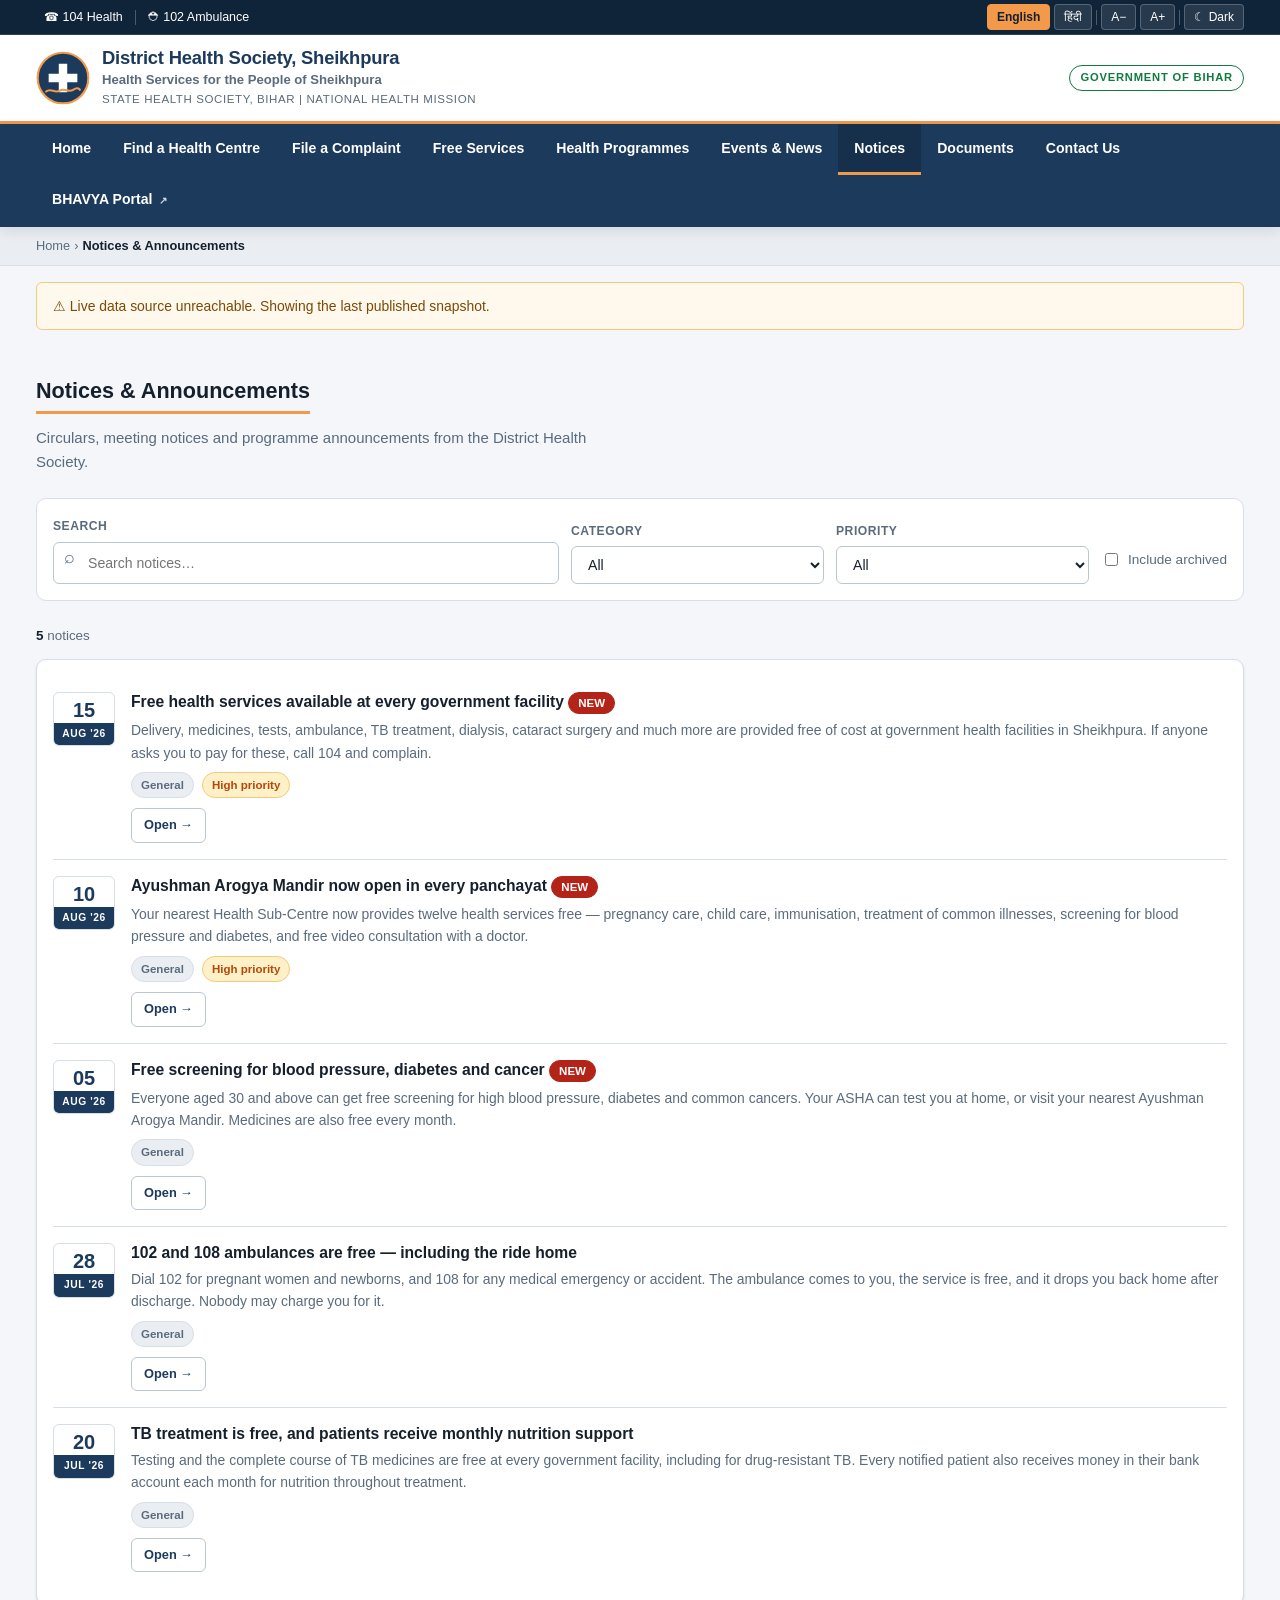
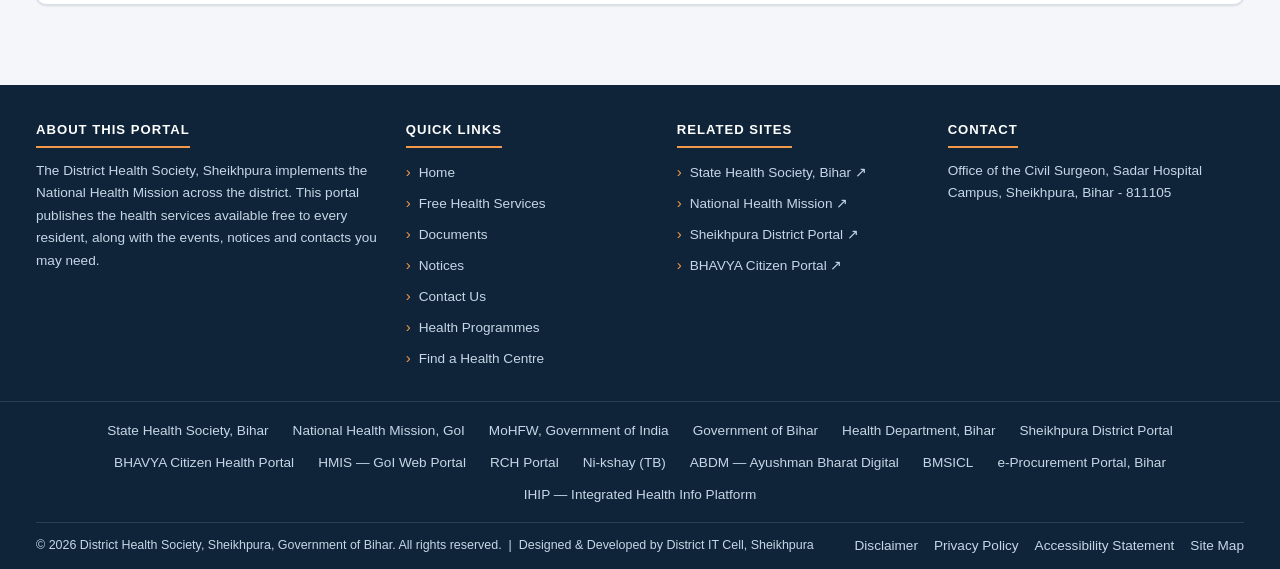
<file: notices.html>
<!DOCTYPE html>
<html lang="en">
<head>
<meta charset="utf-8">
<base href="/">
<meta name="viewport" content="width=device-width, initial-scale=1">
<title>Notices &amp; Announcements — District Health Society, Sheikhpura</title>
<link rel="icon" href="assets/img/favicon.svg">
<link rel="stylesheet" href="assets/css/site.css">
</head>
<body>
<a class="skip-link" href="#page">Skip to main content</a>
<div id="shell-top"></div>
<div id="crumbs"></div>
<main id="page"><div class="container section"><div class="skel" style="height:260px"></div></div></main>
<div id="shell-footer"></div>

<script src="assets/js/config.js"></script>
<script src="assets/js/data.js"></script>
<script src="assets/js/ui.js"></script>
<script>
UI.boot('notices.html', function (d) {
  var Q = PortalData.query, esc = PortalData.esc;
  UI.crumbs([{ label: 'Notices & Announcements' }]);

  var cats = Q.notices(d, true).map(function (n) { return n.Category; })
              .filter(function (v, i, a) { return v && a.indexOf(v) === i; }).sort();

  document.getElementById('page').innerHTML =
    '<section class="section"><div class="container">' +
      '<div class="section-head"><h2>Notices &amp; Announcements</h2>' +
      '<p>Circulars, meeting notices and programme announcements from the District Health Society.</p></div>' +
      '<div class="filters filters--3">' +
        '<div class="field search-field"><label for="q">Search</label>' +
          '<input id="q" type="search" placeholder="Search notices…" autocomplete="off"></div>' +
        '<div class="field"><label for="cat">Category</label><select id="cat"><option value="">All</option>' +
          cats.map(function (c) { return '<option value="' + esc(c) + '">' + esc(c) + '</option>'; }).join('') + '</select></div>' +
        '<div class="field"><label for="pr">Priority</label><select id="pr">' +
          '<option value="">All</option><option>High</option><option>Normal</option><option>Low</option></select></div>' +
        '<div class="field"><label for="arch">&nbsp;</label>' +
          '<label style="display:flex;gap:7px;align-items:center;font-size:.85rem;text-transform:none;letter-spacing:0;font-weight:500;padding:9px 0">' +
          '<input type="checkbox" id="arch" style="width:auto"> Include archived</label></div>' +
      '</div>' +
      '<div class="result-line" id="rl"></div>' +
      '<div class="card" id="list"></div>' +
    '</div></section>';

  function draw() {
    var q = document.getElementById('q').value.toLowerCase().trim();
    var cat = document.getElementById('cat').value;
    var pr = document.getElementById('pr').value;
    var arch = document.getElementById('arch').checked;

    var rows = Q.notices(d, arch).filter(function (n) {
      if (cat && n.Category !== cat) return false;
      if (pr && String(n.Priority) !== pr) return false;
      if (q && [n.Title, n.Description, n.Category].join(' ').toLowerCase().indexOf(q) === -1) return false;
      return true;
    });

    document.getElementById('list').innerHTML = rows.length ? rows.map(function (n) {
      var dt = PortalData.parseDate(n.Notice_Date);
      var att = PortalData.validUrl(n.Attachment_URL);
      var ext = PortalData.validUrl(n.External_URL);
      var isArchived = String(n.Status).toLowerCase() === 'archived';

      var actions = '';
      if (att) actions += '<a class="btn btn-outline btn-sm" href="' + esc(att) + '" target="_blank" rel="noopener noreferrer">⭳ Attachment</a> ';
      if (ext) actions += '<a class="btn btn-outline btn-sm" href="' + esc(ext) + '"' +
                          (/^https?:/i.test(ext) ? ' target="_blank" rel="noopener noreferrer"' : '') + '>Open →</a>';
      if (!att && !ext && String(n.Attachment_URL || '') === 'NEEDS MANUAL INPUT') {
        actions = '<span class="unavailable">Attachment not yet uploaded</span>';
      }

      return '<div class="notice-item"><div class="notice-date">' +
        '<div class="d">' + (dt ? String(dt.getDate()).padStart(2, '0') : '—') + '</div>' +
        '<div class="m">' + (dt ? dt.toLocaleString('en-IN', { month: 'short' }) + " '" + String(dt.getFullYear()).slice(2) : '') + '</div>' +
        '</div><div class="notice-body">' +
        '<h3>' + esc(n.Title) +
          (PortalData.yes(n.Is_New) ? ' <span class="chip chip--new">NEW</span>' : '') +
          (isArchived ? ' <span class="chip">Archived</span>' : '') + '</h3>' +
        (n.Description ? '<p>' + esc(n.Description) + '</p>' : '') +
        '<div class="doc-meta" style="margin-bottom:10px">' +
          '<span class="chip">' + esc(n.Category) + '</span>' +
          (String(n.Priority).toLowerCase() === 'high' ? '<span class="chip chip--high">High priority</span>' : '') +
          (n.Expiry_Date ? '<span class="chip">Valid till ' + esc(PortalData.fmtDate(n.Expiry_Date)) + '</span>' : '') +
        '</div>' + actions + '</div></div>';
    }).join('') : UI.emptyState('No notices found', 'Try clearing the filters or including archived notices.');

    document.getElementById('rl').innerHTML = '<strong>' + rows.length + '</strong> notice' + (rows.length === 1 ? '' : 's');
  }

  ['q', 'cat', 'pr', 'arch'].forEach(function (id) {
    var el = document.getElementById(id);
    el.addEventListener(id === 'q' ? 'input' : 'change', draw);
  });
  draw();
});
</script>
</body>
</html>
</file>
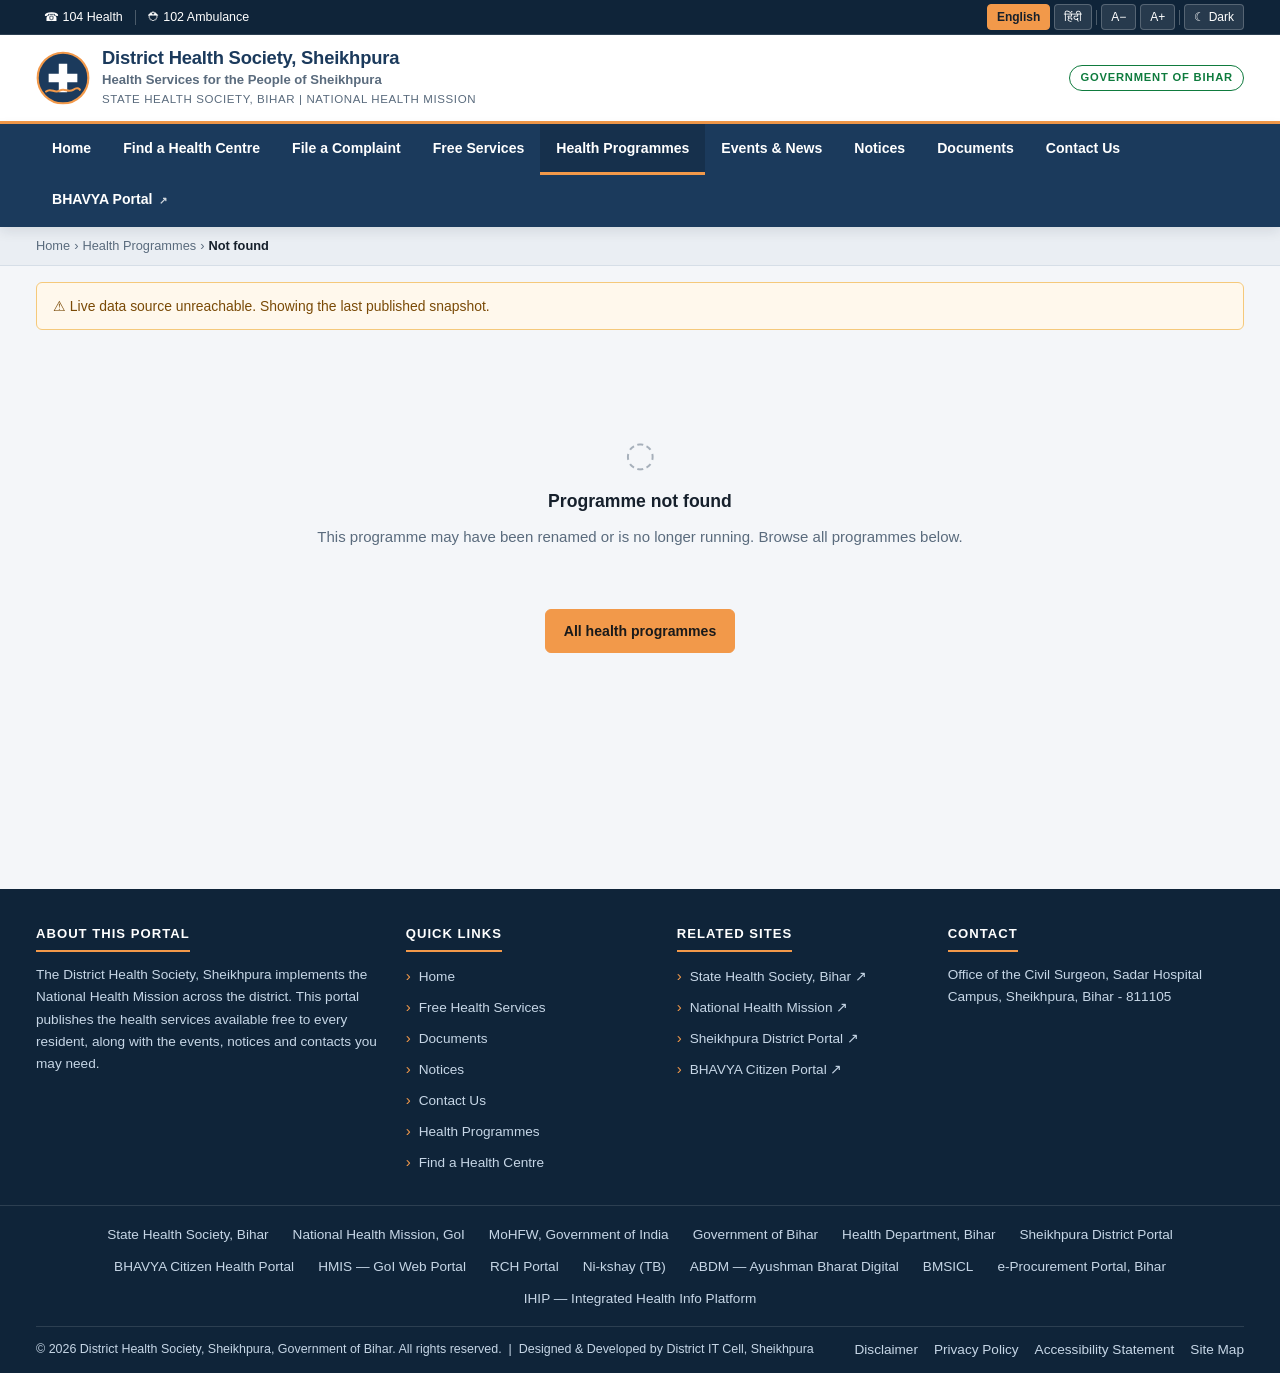
<file: program.html>
<!DOCTYPE html>
<html lang="en">
<head>
<meta charset="utf-8">
<base href="/">
<meta name="viewport" content="width=device-width, initial-scale=1">
<title>Health Programme — District Health Society, Sheikhpura</title>
<link rel="icon" href="assets/img/favicon.svg">
<link rel="stylesheet" href="assets/css/site.css">
</head>
<body>
<a class="skip-link" href="#page">Skip to main content</a>
<div id="shell-top"></div>
<div id="crumbs"></div>
<main id="page"><div class="container section"><div class="skel" style="height:320px"></div></div></main>
<div id="shell-footer"></div>

<script src="assets/js/config.js"></script>
<script src="assets/js/data.js"></script>
<script src="assets/js/ui.js"></script>
<script>
/* ------------------------------------------------------------------
   One health programme, written for a resident.
   No budget figures, no FMR codes, no allocation documents — this
   portal publishes what people can use, not the district's finances.
   ------------------------------------------------------------------ */
UI.boot('programmes.html', function (d) {
  var Q = PortalData.query, esc = PortalData.esc;
  var cy = Q.currentYear(d);

  /* ?p=PRG0001 is canonical. ?fmr= is kept so older links still resolve. */
  var prog = Q.programById(d, UI.param('p'));
  if (!prog && UI.param('fmr') && cy) prog = Q.programByCode(d, cy.Year_ID, UI.param('fmr'));

  if (!prog) {
    UI.crumbs([{ label: 'Health Programmes', url: 'programmes.html' }, { label: 'Not found' }]);
    document.getElementById('page').innerHTML = '<div class="container section">' +
      UI.emptyState('Programme not found',
        'This programme may have been renamed or is no longer running. Browse all programmes below.') +
      '<div style="text-align:center"><a class="btn btn-primary" href="programmes.html">All health programmes</a></div></div>';
    return;
  }

  var cat = d.categories.filter(function (c) { return c.Category_ID === prog.Category_ID; })[0] || {};
  var benefits = Q.benefitsFor(d, prog.FMR_Code, prog.Year_ID);
  var docs = Q.docsForProgram(d, prog.Program_ID);
  var title = UI.t(prog.Program_Name, prog.Program_Name_HI);

  UI.crumbs([{ label: 'Health Programmes', url: 'programmes.html' }, { label: title }]);
  document.title = title + ' — ' + (d.settings.site_title || '');

  /* other programmes in the same health area */
  var sibs = (cy ? Q.programmes(d, cy.Year_ID) : [])
    .filter(function (p) { return p.Category_ID === prog.Category_ID && p.Program_ID !== prog.Program_ID; });

  var H = '<section class="section"><div class="container">';

  /* ── header ── */
  H += '<div class="card" style="border-top:4px solid var(--green);margin-bottom:24px">' +
    '<div class="post-chips" style="margin-bottom:10px">' +
      '<a class="chip" href="programmes.html">' + esc(cat.Category_Name || 'Health Programme') + '</a>' +
      (benefits.length ? '<span class="chip b-free">' + benefits.length + ' free service' +
        (benefits.length === 1 ? '' : 's') + '</span>' : '') +
    '</div>' +
    '<h1 style="margin:0 0 8px;font-size:1.6rem">' + esc(title) + '</h1>' +
    (prog.Program_Description
      ? '<p style="color:var(--text-muted);margin:0;max-width:80ch">' + esc(prog.Program_Description) + '</p>' : '') +
  '</div>';

  /* ── what you get — the whole point of the page ── */
  if (benefits.length) {
    H += '<div class="section-head" style="margin-bottom:16px">' +
        '<h2 style="border-bottom-color:var(--green)">What you get</h2>' +
        '<p>Free of cost at government health facilities in Sheikhpura. ' +
        'If anyone asks you to pay, call <a href="tel:104">104</a>.</p>' +
      '</div>' +
      '<div class="grid grid-2" style="margin-bottom:32px">' +
        benefits.map(function (b) { return UI.benefitCard(b); }).join('') +
      '</div>';
  } else {
    H += '<div class="card" style="margin-bottom:32px">' +
      UI.emptyState('No individual services listed yet',
        'This programme supports health services in the district. Specific entitlements will be listed here as they are published.') +
      '</div>';
  }

  /* ── supporting information ── */
  H += '<div class="grid grid-2" style="align-items:start">';

  H += '<div class="card"><h3>Where to go</h3>' +
    '<p style="color:var(--text-muted);margin:0 0 14px">These services are available at government health ' +
    'facilities across the district. Your nearest Ayushman Arogya Mandir or ASHA can direct you.</p>' +
    '<div style="display:flex;gap:8px;flex-wrap:wrap">' +
      '<a class="btn btn-outline btn-sm" href="contact.html">District contacts</a>' +
      '<a class="btn btn-outline btn-sm" href="tel:104">☎ Call 104</a>' +
      '<a class="btn btn-outline btn-sm" href="tel:102">⛑ Ambulance 102</a>' +
    '</div></div>';

  if (docs.length) {
    H += '<div class="card"><h3>Related documents</h3>' +
      docs.map(function (x) {
        return UI.docRow({ title: x.Document_Title, type: x.Document_Type, desc: x.Description,
                           url: x._url, fileType: x.File_Type, size: x.File_Size_MB, date: x.Upload_Date });
      }).join('') + '</div>';
  } else {
    H += '<div class="card"><h3>More help</h3>' +
      '<p style="color:var(--text-muted);margin:0 0 14px">Browse everything the district provides free of cost, ' +
      'or see what is happening this month.</p>' +
      '<div style="display:flex;gap:8px;flex-wrap:wrap">' +
        '<a class="btn btn-outline btn-sm" href="benefits.html">All free services</a>' +
        '<a class="btn btn-outline btn-sm" href="events.html">Events &amp; news</a>' +
      '</div></div>';
  }
  H += '</div>';

  /* ── siblings ── */
  if (sibs.length) {
    H += '<div class="section-head" style="margin-top:32px"><h2>Other ' +
      esc(cat.Category_Name || 'health') + ' programmes</h2></div>' +
      '<div class="grid grid-3">' +
      sibs.map(function (p) {
        var n = Q.benefitsFor(d, p.FMR_Code, p.Year_ID).length;
        return '<a class="card card--link cat-card" href="program.html?p=' + encodeURIComponent(p.Program_ID) + '">' +
          '<div class="cat-top"><span class="cat-icon">' + esc(cat.Short_Name || '•') + '</span>' +
          '<div><h3 style="margin:0">' + esc(UI.t(p.Program_Name, p.Program_Name_HI)) + '</h3>' +
          '<span class="count">' + n + ' free service' + (n === 1 ? '' : 's') + '</span></div></div></a>';
      }).join('') + '</div>';
  }

  H += '</div></section>';
  document.getElementById('page').innerHTML = H;
});
</script>
</body>
</html>
</file>
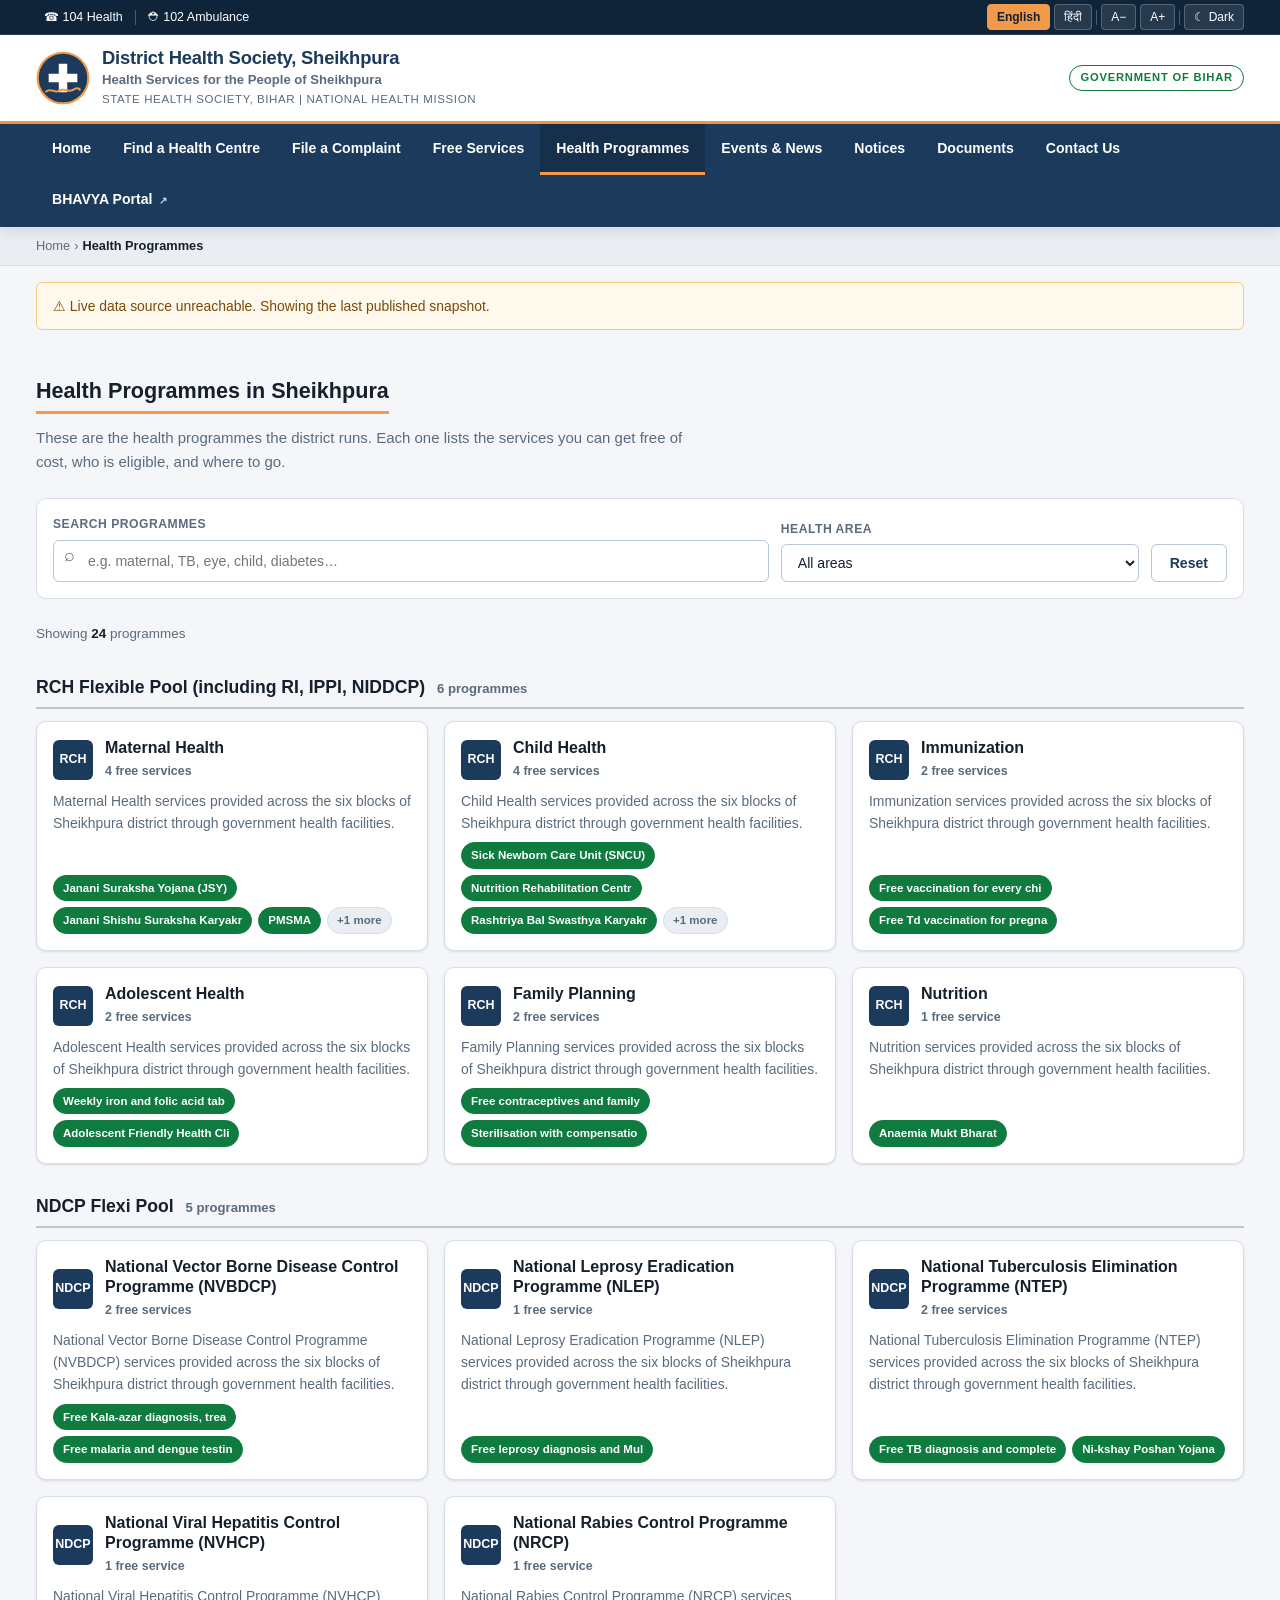
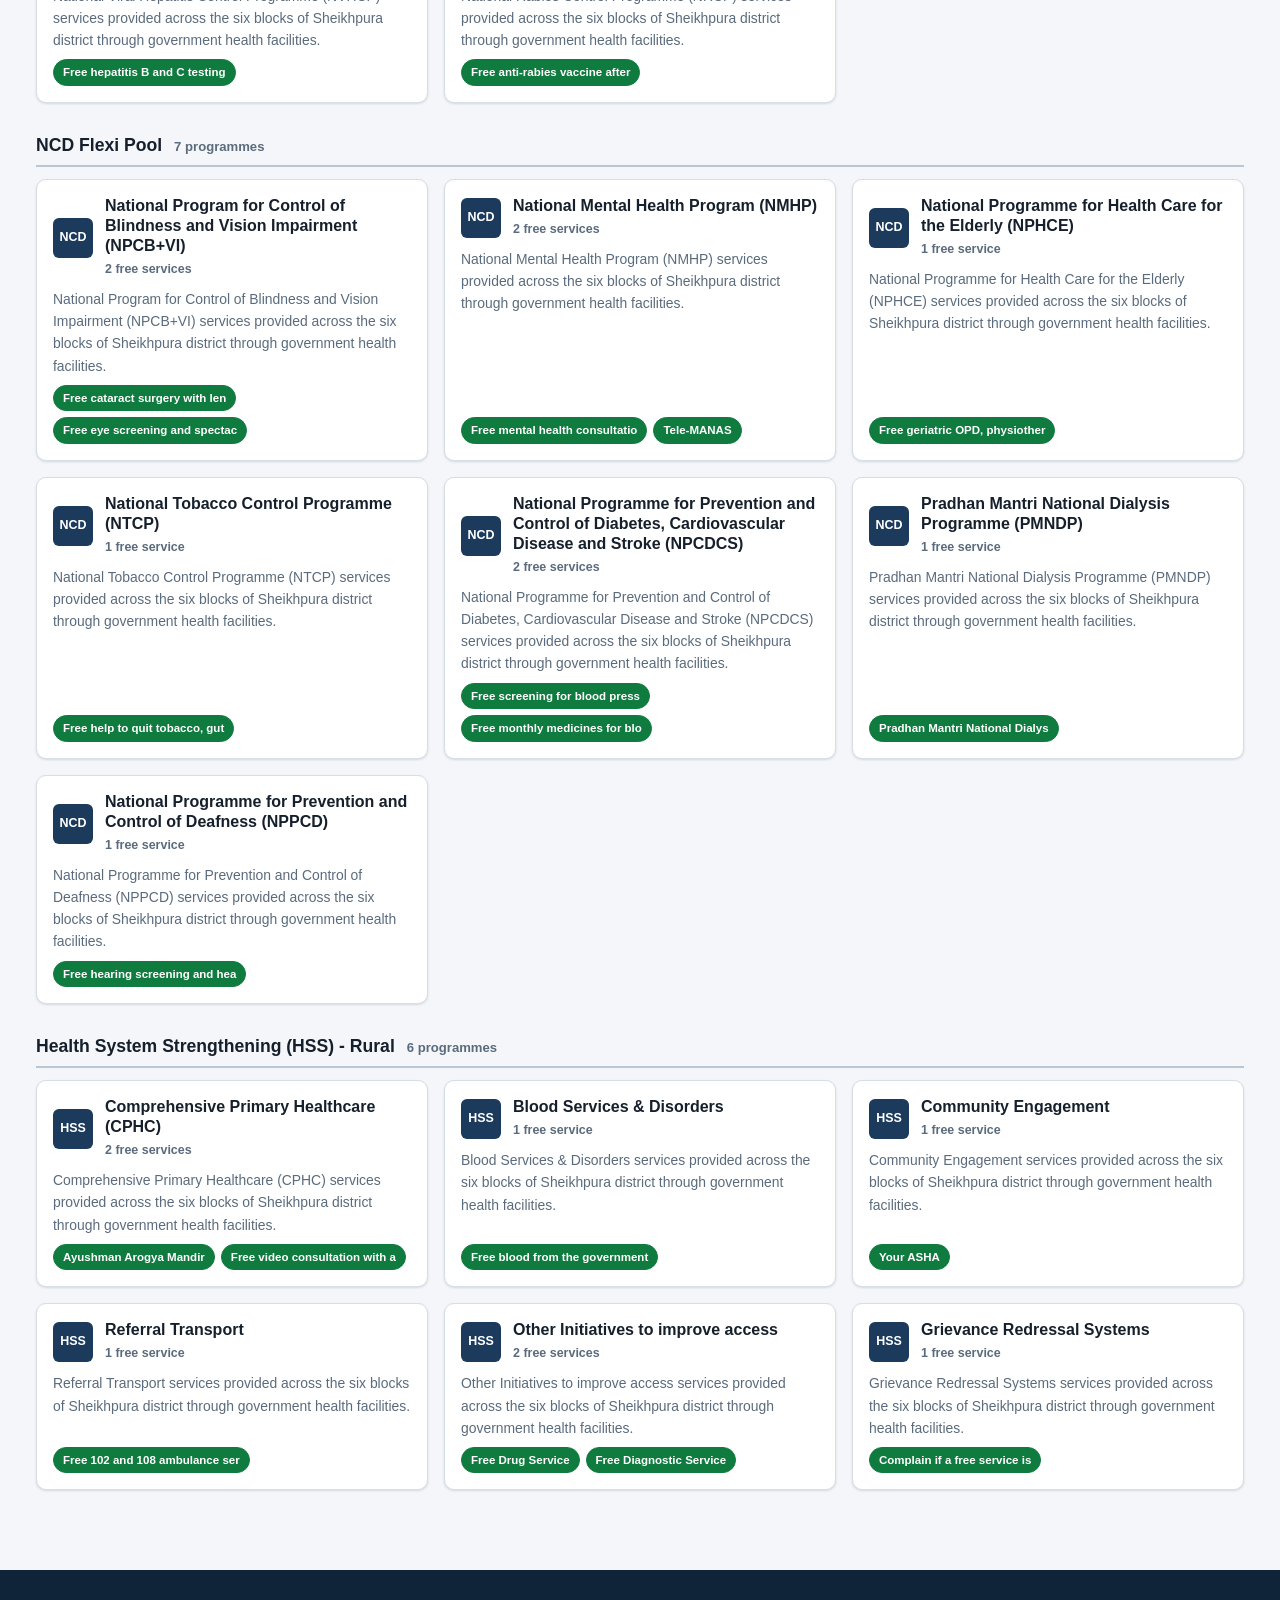
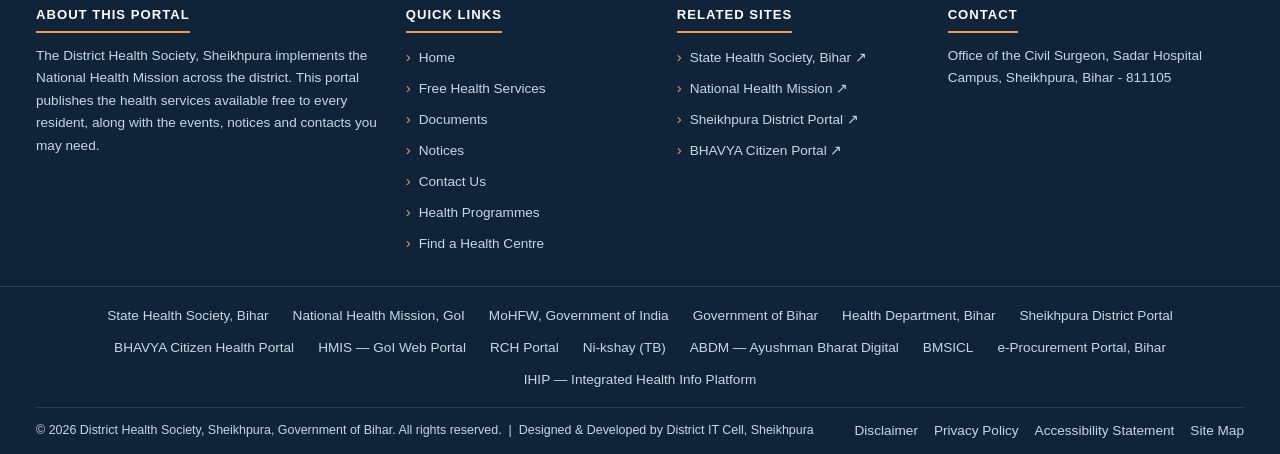
<file: programmes.html>
<!DOCTYPE html>
<html lang="en">
<head>
<meta charset="utf-8">
<base href="/">
<meta name="viewport" content="width=device-width, initial-scale=1">
<title>Health Programmes — District Health Society, Sheikhpura</title>
<meta name="description" content="The health programmes running in Sheikhpura district and the free services each one provides to residents.">
<link rel="icon" href="assets/img/favicon.svg">
<link rel="stylesheet" href="assets/css/site.css">
</head>
<body>
<a class="skip-link" href="#page">Skip to main content</a>
<div id="shell-top"></div>
<div id="crumbs"></div>
<main id="page"><div class="container section"><div class="skel" style="height:90px;margin-bottom:20px"></div><div class="skel" style="height:320px"></div></div></main>
<div id="shell-footer"></div>

<script src="assets/js/config.js"></script>
<script src="assets/js/data.js"></script>
<script src="assets/js/ui.js"></script>
<script>
UI.boot('programmes.html', function (d) {
  var Q = PortalData.query, esc = PortalData.esc;
  UI.crumbs([{ label: 'Health Programmes' }]);

  var cy = Q.currentYear(d);
  var cats = Q.categories(d);

  /* Only programmes that actually give a resident something. The purely
     administrative heads — programme management, technical assistance,
     untied grants — are internal and are not shown to the public. */
  var progs = (cy ? Q.programmes(d, cy.Year_ID) : []);

  document.getElementById('page').innerHTML =
    '<section class="section"><div class="container">' +
      '<div class="section-head"><h2>Health Programmes in Sheikhpura</h2>' +
      '<p style="max-width:78ch">These are the health programmes the district runs. Each one lists the services ' +
      'you can get free of cost, who is eligible, and where to go.</p></div>' +
      '<div class="filters filters--2">' +
        '<div class="field search-field"><label for="q">Search programmes</label>' +
          '<input id="q" type="search" placeholder="e.g. maternal, TB, eye, child, diabetes…" value="' + esc(UI.param('q')) + '" autocomplete="off"></div>' +
        '<div class="field"><label for="cat">Health area</label><select id="cat"><option value="">All areas</option>' +
          cats.map(function (c) { return '<option value="' + esc(c.Category_ID) + '">' + esc(c.Category_Name) + '</option>'; }).join('') +
        '</select></div>' +
        '<div class="field"><label>&nbsp;</label><button class="btn btn-outline" id="reset" type="button">Reset</button></div>' +
      '</div>' +
      '<div class="result-line" id="rl"></div>' +
      '<div id="list"></div>' +
    '</div></section>';

  function draw() {
    var q = document.getElementById('q').value.toLowerCase().trim();
    var cat = document.getElementById('cat').value;

    var rows = progs.filter(function (p) {
      if (cat && p.Category_ID !== cat) return false;
      if (!q) return true;
      var bens = Q.benefitsFor(d, p.FMR_Code, p.Year_ID);
      return [p.Program_Name, p.Program_Name_HI, p.Program_Description]
        .concat(bens.map(function (b) { return b.Benefit_Title + ' ' + b.Benefit_Description; }))
        .join(' ').toLowerCase().indexOf(q) > -1;
    });

    /* group by health area so a resident scans by need */
    var groups = [], seen = {};
    var catOf = {}; cats.forEach(function (c) { catOf[c.Category_ID] = c; });
    rows.forEach(function (p) {
      var k = p.Category_ID;
      if (!seen[k]) { seen[k] = { cat: catOf[k], items: [] }; groups.push(seen[k]); }
      seen[k].items.push(p);
    });

    document.getElementById('list').innerHTML = rows.length
      ? groups.map(function (g) {
          return '<div class="b-group-head">' +
              '<h3>' + esc(g.cat ? g.cat.Category_Name : 'Other') + '</h3>' +
              '<span class="b-count">' + g.items.length + ' programme' + (g.items.length === 1 ? '' : 's') + '</span>' +
            '</div><div class="grid grid-3">' +
            g.items.map(function (p) {
              var bens = Q.benefitsFor(d, p.FMR_Code, p.Year_ID);
              var href = 'program.html?p=' + encodeURIComponent(p.Program_ID);
              return '<a class="card card--link cat-card" href="' + href + '">' +
                '<div class="cat-top"><span class="cat-icon">' + esc((g.cat && g.cat.Short_Name) || '•') + '</span>' +
                  '<div><h3 style="margin:0">' + esc(UI.t(p.Program_Name, p.Program_Name_HI)) + '</h3>' +
                  '<span class="count">' + bens.length + ' free service' + (bens.length === 1 ? '' : 's') + '</span></div></div>' +
                (p.Program_Description ? '<p>' + esc(p.Program_Description) + '</p>' : '') +
                (bens.length
                  ? '<div class="post-chips" style="margin-top:auto">' +
                    bens.slice(0, 3).map(function (b) {
                      return '<span class="chip b-free">' + esc(b.Benefit_Title.split('—')[0].trim().slice(0, 30)) + '</span>';
                    }).join('') +
                    (bens.length > 3 ? '<span class="chip">+' + (bens.length - 3) + ' more</span>' : '') +
                    '</div>' : '') +
              '</a>';
            }).join('') + '</div>';
        }).join('')
      : UI.emptyState('No programme matches your search',
          'Try a simpler word, such as "mother", "child", "TB" or "eye".');

    document.getElementById('rl').innerHTML = rows.length
      ? 'Showing <strong>' + rows.length + '</strong> programme' + (rows.length === 1 ? '' : 's')
      : 'No programmes found';
  }

  ['q', 'cat'].forEach(function (id) {
    document.getElementById(id).addEventListener(id === 'q' ? 'input' : 'change', draw);
  });
  document.getElementById('reset').addEventListener('click', function () {
    ['q', 'cat'].forEach(function (id) { document.getElementById(id).value = ''; });
    draw();
  });

  draw();
});
</script>
</body>
</html>
</file>
<file: assets/css/site.css>
/* ============================================================
   Sheikhpura District Health PIP Portal
   One purpose-built stylesheet. No framework.
   Palette + typography follow Indian government portal conventions
   (deep institutional blue, saffron accent, dense link-rich footer).
   ============================================================ */

/* ---------- tokens ---------- */
:root {
  --navy:        #1B3A5C;
  --navy-700:    #16304c;
  --navy-900:    #0f2439;
  --accent:      #F2994A;
  --accent-700:  #d97f2e;
  --green:       #0F7B3E;
  --red:         #B42318;
  --amber:       #B54708;

  --bg:          #ffffff;
  --bg-alt:      #F4F6F9;
  --bg-sunken:   #EAEEF3;
  --surface:     #ffffff;
  --text:        #16202C;
  --text-muted:  #5A6B7D;
  --border:      #D6DEE7;
  --border-str:  #B9C6D4;

  --hdr-bg:      var(--navy);
  --hdr-text:    #ffffff;

  --radius:   6px;
  --radius-lg: 10px;
  --shadow:    0 1px 2px rgba(16,32,48,.06), 0 1px 3px rgba(16,32,48,.08);
  --shadow-md: 0 4px 12px rgba(16,32,48,.10);

  --s1: 4px;  --s2: 8px;  --s3: 12px; --s4: 16px;
  --s5: 24px; --s6: 32px; --s7: 48px; --s8: 64px;

  --fs-base: 15px;
  --maxw: 1240px;
  --font: "Segoe UI", Roboto, "Noto Sans", "Noto Sans Devanagari", Arial, sans-serif;
}

[data-theme="dark"] {
  --bg:         #0E1621;
  --bg-alt:     #131E2C;
  --bg-sunken:  #0A121B;
  --surface:    #16232F;
  --text:       #E6EDF5;
  --text-muted: #9AAABC;
  --border:     #27384A;
  --border-str: #3A4E63;
  --navy:       #16304c;
  --hdr-bg:     #0B1B2B;
  --shadow:     0 1px 2px rgba(0,0,0,.4);
  --shadow-md:  0 4px 14px rgba(0,0,0,.5);
}

/* font-size steps set by the A- / A+ controls */
html[data-fs="s"]  { --fs-base: 14px; }
html[data-fs="m"]  { --fs-base: 15px; }
html[data-fs="l"]  { --fs-base: 17px; }
html[data-fs="xl"] { --fs-base: 19px; }

/* ---------- base ---------- */
*, *::before, *::after { box-sizing: border-box; }
html { -webkit-text-size-adjust: 100%; scroll-behavior: smooth; }
body {
  margin: 0;
  font-family: var(--font);
  font-size: var(--fs-base);
  line-height: 1.6;
  color: var(--text);
  background: var(--bg-alt);
}
img { max-width: 100%; height: auto; display: block; }
a { color: var(--navy); text-decoration: none; }
[data-theme="dark"] a { color: #7FB4E8; }
a:hover { text-decoration: underline; }
h1,h2,h3,h4 { margin: 0 0 var(--s3); line-height: 1.25; font-weight: 700; color: var(--text); }
h1 { font-size: 1.75rem; } h2 { font-size: 1.35rem; } h3 { font-size: 1.1rem; } h4 { font-size: 1rem; }
p { margin: 0 0 var(--s3); }
:focus-visible { outline: 3px solid var(--accent); outline-offset: 2px; border-radius: 3px; }

.container { width: 100%; max-width: var(--maxw); margin: 0 auto; padding: 0 var(--s4); }
.skip-link {
  position: absolute; left: -9999px; top: 0; z-index: 999;
  background: var(--accent); color: #1a1a1a; padding: var(--s2) var(--s4); font-weight: 700;
}
.skip-link:focus { left: var(--s4); top: var(--s2); }
.visually-hidden {
  position: absolute !important; width: 1px; height: 1px; overflow: hidden;
  clip: rect(0 0 0 0); white-space: nowrap;
}

/* ---------- utility bar ---------- */
.utilbar {
  background: var(--navy-900); color: #fff; font-size: .78rem; line-height: 34px;
  border-bottom: 1px solid rgba(255,255,255,.12);
}
.utilbar .container { display: flex; flex-wrap: wrap; gap: var(--s3); align-items: center; }
.utilbar a { color: #fff; }
.utilbar .u-left, .utilbar .u-right { display: flex; align-items: center; gap: var(--s1); flex-wrap: wrap; }
.utilbar .u-right { margin-left: auto; }
.utilbar .u-item { display: inline-flex; align-items: center; gap: 5px; padding: 0 var(--s2); white-space: nowrap; }
.utilbar .sep { width: 1px; height: 15px; background: rgba(255,255,255,.25); }
.ubtn {
  background: rgba(255,255,255,.10); border: 1px solid rgba(255,255,255,.22);
  color: #fff; font: inherit; font-size: .75rem; line-height: 1;
  padding: 5px 9px; border-radius: 4px; cursor: pointer;
  /* WCAG 2.5.8 — minimum 24×24 CSS px target */
  min-height: 26px; min-width: 26px;
  display: inline-flex; align-items: center; justify-content: center;
}
.ubtn:hover { background: var(--accent); border-color: var(--accent); color: #16202C; }
.ubtn[aria-pressed="true"] { background: var(--accent); border-color: var(--accent); color: #16202C; font-weight: 700; }

/* ---------- masthead ---------- */
.masthead { background: var(--surface); border-bottom: 3px solid var(--accent); }
.masthead .container { display: flex; align-items: center; gap: var(--s4); padding-top: var(--s3); padding-bottom: var(--s3); }
.brand { display: flex; align-items: center; gap: var(--s3); text-decoration: none; }
.brand:hover { text-decoration: none; }
.brand .emblem { width: 54px; height: 54px; flex: 0 0 54px; }
.brand-text > span { display: block; }
.brand-text .l1 { font-size: 1.15rem; font-weight: 800; color: var(--navy); letter-spacing: -.2px; line-height: 1.2; }
[data-theme="dark"] .brand-text .l1 { color: #9CC6EE; }
.brand-text .l2 { font-size: .82rem; color: var(--text-muted); font-weight: 600; }
.brand-text .l3 { font-size: .72rem; color: var(--text-muted); text-transform: uppercase; letter-spacing: .6px; }
.masthead-right { margin-left: auto; display: flex; align-items: center; gap: var(--s3); }
.gov-badge {
  font-size: .7rem; text-transform: uppercase; letter-spacing: .8px; font-weight: 700;
  color: var(--green); border: 1px solid var(--green); border-radius: 999px; padding: 3px 10px; white-space: nowrap;
}

/* ---------- primary nav ---------- */
.mainnav { background: var(--hdr-bg); position: sticky; top: 0; z-index: 50; box-shadow: var(--shadow-md); }
.mainnav .container { display: flex; align-items: center; }
.navlist { list-style: none; margin: 0; padding: 0; display: flex; flex-wrap: wrap; }
.navlist > li { position: relative; }
.navlist > li > a {
  display: block; color: #fff; padding: 13px var(--s4); font-size: .88rem; font-weight: 600;
  border-bottom: 3px solid transparent;
}
.navlist > li > a:hover { background: var(--navy-700); border-bottom-color: var(--accent); text-decoration: none; }
.navlist > li > a[aria-current="page"] { background: var(--navy-700); border-bottom-color: var(--accent); }
.navlist .ext-mark { font-size: .7em; opacity: .8; margin-left: 3px; }
.subnav {
  position: absolute; left: 0; top: 100%; min-width: 230px; background: var(--surface);
  border: 1px solid var(--border); border-top: 3px solid var(--accent);
  box-shadow: var(--shadow-md); list-style: none; margin: 0; padding: var(--s1) 0; display: none; z-index: 60;
}
.navlist > li:hover > .subnav, .navlist > li:focus-within > .subnav { display: block; }
.subnav a { display: block; padding: 9px var(--s4); font-size: .85rem; color: var(--text); }
.subnav a:hover { background: var(--bg-alt); color: var(--navy); text-decoration: none; }
.navtoggle {
  display: none; background: transparent; border: 1px solid rgba(255,255,255,.35); color: #fff;
  padding: 8px 12px; margin: 8px 0; border-radius: var(--radius); font: inherit; font-size: .85rem; cursor: pointer;
}

/* ---------- breadcrumb ---------- */
.crumbs { background: var(--bg-sunken); border-bottom: 1px solid var(--border); font-size: .8rem; }
.crumbs .container { padding-top: 9px; padding-bottom: 9px; }
.crumbs ol { list-style: none; margin: 0; padding: 0; display: flex; flex-wrap: wrap; gap: var(--s1); }
.crumbs li + li::before { content: "›"; margin-right: var(--s1); color: var(--text-muted); }
.crumbs a { color: var(--text-muted); }
.crumbs [aria-current] { color: var(--text); font-weight: 600; }

/* ---------- layout ---------- */
main { display: block; min-height: 55vh; }
.section { padding: var(--s6) 0; }
.section--alt { background: var(--bg); }
.section-head { margin-bottom: var(--s5); }
.section-head h2 {
  display: inline-block; margin: 0 0 var(--s1);
  border-bottom: 3px solid var(--accent); padding-bottom: 6px;
}
.section-head p { color: var(--text-muted); margin: var(--s2) 0 0; max-width: 70ch; }
.section-head .head-row { display: flex; align-items: flex-end; gap: var(--s4); flex-wrap: wrap; }
.section-head .head-row .spacer { margin-left: auto; }

/* ---------- hero ---------- */
.hero {
  background:
    linear-gradient(115deg, rgba(11,27,43,.94) 0%, rgba(27,58,92,.90) 55%, rgba(27,58,92,.72) 100%),
    repeating-linear-gradient(45deg, #14293f 0 22px, #16304c 22px 44px);
  color: #fff; padding: var(--s8) 0; border-bottom: 4px solid var(--accent);
}
.hero h1 { color: #fff; font-size: 2.1rem; max-width: 22ch; margin-bottom: var(--s3); }
.hero .lede { font-size: 1.02rem; color: #D5E2EF; max-width: 62ch; margin-bottom: var(--s5); }
.hero .eyebrow {
  display: inline-block; font-size: .74rem; letter-spacing: 1.2px; text-transform: uppercase;
  font-weight: 700; color: var(--accent); border: 1px solid rgba(242,153,74,.5);
  border-radius: 999px; padding: 4px 12px; margin-bottom: var(--s4);
}
.hero-actions { display: flex; gap: var(--s3); flex-wrap: wrap; }

/* ---------- buttons ---------- */
.btn {
  display: inline-flex; align-items: center; gap: var(--s2); justify-content: center;
  padding: 10px 18px; border-radius: var(--radius); font-size: .88rem; font-weight: 600;
  border: 1px solid transparent; cursor: pointer; font-family: inherit; text-decoration: none;
  transition: background .15s, border-color .15s, color .15s;
}
.btn:hover { text-decoration: none; }
.btn-primary { background: var(--accent); color: #1a1a1a; border-color: var(--accent); }
.btn-primary:hover { background: var(--accent-700); border-color: var(--accent-700); }
.btn-ghost { background: transparent; color: #fff; border-color: rgba(255,255,255,.55); }
.btn-ghost:hover { background: rgba(255,255,255,.14); }
.btn-outline { background: var(--surface); color: var(--navy); border-color: var(--border-str); }
[data-theme="dark"] .btn-outline { color: #9CC6EE; }
.btn-outline:hover { border-color: var(--navy); background: var(--bg-alt); }
.btn-sm { padding: 6px 12px; font-size: .8rem; }
.btn[disabled], .btn[aria-disabled="true"] { opacity: .5; cursor: not-allowed; pointer-events: none; }

/* ---------- cards & grids ---------- */
.grid { display: grid; gap: var(--s4); }
.grid-2 { grid-template-columns: repeat(2, 1fr); }
.grid-3 { grid-template-columns: repeat(3, 1fr); }
.grid-4 { grid-template-columns: repeat(4, 1fr); }
.card {
  background: var(--surface); border: 1px solid var(--border);
  border-radius: var(--radius-lg); padding: var(--s4); box-shadow: var(--shadow);
}
.card--link { display: block; color: inherit; transition: border-color .15s, box-shadow .15s, transform .15s; }
.card--link:hover { border-color: var(--accent); box-shadow: var(--shadow-md); text-decoration: none; transform: translateY(-2px); }
.card h3 { margin-bottom: var(--s2); font-size: 1rem; }
.card p { color: var(--text-muted); font-size: .87rem; margin: 0; }

.stat { text-align: left; border-left: 4px solid var(--accent); }
.stat .num { font-size: 2rem; font-weight: 800; color: var(--navy); line-height: 1.1; }
[data-theme="dark"] .stat .num { color: #9CC6EE; }
.stat .lbl { font-size: .82rem; color: var(--text-muted); text-transform: uppercase; letter-spacing: .5px; font-weight: 600; }

.cat-card { display: flex; flex-direction: column; gap: var(--s2); }
.cat-card .cat-top { display: flex; align-items: center; gap: var(--s3); }
.cat-icon {
  width: 40px; height: 40px; flex: 0 0 40px; border-radius: var(--radius);
  background: var(--navy); color: #fff; display: grid; place-items: center; font-weight: 800; font-size: .78rem;
}
.cat-card .count { font-size: .78rem; color: var(--text-muted); font-weight: 600; }

/* ---------- chips / badges ---------- */
.chip {
  display: inline-flex; align-items: center; gap: 5px; font-size: .72rem; font-weight: 700;
  padding: 3px 9px; border-radius: 999px; background: var(--bg-sunken);
  color: var(--text-muted); border: 1px solid var(--border); white-space: nowrap;
}
.chip--code { background: var(--navy); color: #fff; border-color: var(--navy); font-family: ui-monospace, "Cascadia Mono", Consolas, monospace; letter-spacing: .3px; }
.chip--new  { background: var(--red); color: #fff; border-color: var(--red); }
.chip--high { background: #FEF0C7; color: var(--amber); border-color: #F5C97B; }
.chip--ok   { background: #E7F6EC; color: var(--green); border-color: #A7DCBB; }
[data-theme="dark"] .chip--high { background: #3B2A08; }
[data-theme="dark"] .chip--ok { background: #0D2B1A; }
.chip--file { text-transform: uppercase; }

/* ---------- tables ---------- */
.table-wrap { overflow-x: auto; border: 1px solid var(--border); border-radius: var(--radius-lg); background: var(--surface); }
table.data { width: 100%; border-collapse: collapse; font-size: .87rem; }
table.data thead th {
  background: var(--navy); color: #fff; text-align: left; font-weight: 600;
  padding: 11px var(--s3); white-space: nowrap; position: sticky; top: 0; z-index: 1;
}
table.data tbody td { padding: 10px var(--s3); border-top: 1px solid var(--border); vertical-align: top; }
table.data tbody tr:nth-child(even) { background: var(--bg-alt); }
table.data tbody tr:hover { background: var(--bg-sunken); }
table.data .num { text-align: right; font-variant-numeric: tabular-nums; white-space: nowrap; }

/* ---------- PIP category block ---------- */
.pool { margin-bottom: var(--s6); border: 1px solid var(--border); border-radius: var(--radius-lg); overflow: hidden; background: var(--surface); }
.pool-head {
  background: var(--navy); color: #fff; padding: var(--s4);
  display: flex; align-items: center; gap: var(--s4); flex-wrap: wrap;
}
.pool-head h3 { color: #fff; margin: 0 0 3px; font-size: 1.05rem; }
.pool-head .meta { font-size: .78rem; color: #C6D6E6; }
.pool-head .pool-docs { margin-left: auto; display: flex; gap: var(--s2); flex-wrap: wrap; }
.pool-head .btn-outline { background: rgba(255,255,255,.10); color: #fff; border-color: rgba(255,255,255,.4); }
.pool-head .btn-outline:hover { background: rgba(255,255,255,.2); border-color: #fff; }
.pool-head .btn-outline[aria-disabled="true"] { opacity: .45; }
.pool-body table.data thead th { background: var(--bg-sunken); color: var(--text); border-bottom: 2px solid var(--border-str); }

/* ---------- filters ---------- */
/* Column counts are CLASSES, not inline styles — an inline
   grid-template-columns would beat the responsive rules below. */
.filters {
  background: var(--surface); border: 1px solid var(--border); border-radius: var(--radius-lg);
  padding: var(--s4); margin-bottom: var(--s5); display: grid; gap: var(--s3);
  grid-template-columns: 2fr repeat(3, 1fr) auto; align-items: end;
}
.filters--2 { grid-template-columns: 2fr 1fr auto; }
.filters--3 { grid-template-columns: 2fr 1fr 1fr auto; }
.filters--4 { grid-template-columns: 2fr repeat(3, 1fr) auto; }
.filters--5 { grid-template-columns: 2fr repeat(4, 1fr) auto; }
.field label { display: block; font-size: .76rem; font-weight: 700; text-transform: uppercase; letter-spacing: .5px; color: var(--text-muted); margin-bottom: 5px; }
.field input, .field select, .field textarea {
  width: 100%; padding: 9px var(--s3); font: inherit; font-size: .88rem;
  border: 1px solid var(--border-str); border-radius: var(--radius);
  background: var(--surface); color: var(--text);
}
.field textarea { resize: vertical; min-height: 110px; }
.field input:focus, .field select:focus, .field textarea:focus { border-color: var(--navy); outline: 2px solid rgba(242,153,74,.35); outline-offset: 0; }
.field .hint { display: block; font-size: .74rem; color: var(--text-muted); margin-top: 4px; font-weight: 400; text-transform: none; letter-spacing: 0; }
.search-field { position: relative; }
.search-field input { padding-left: 34px; }
.search-field::before {
  content: "⌕"; position: absolute; left: 11px; top: 31px; font-size: 1.15rem;
  color: var(--text-muted); pointer-events: none; line-height: 1;
}
.result-line { font-size: .84rem; color: var(--text-muted); margin-bottom: var(--s3); }
.result-line strong { color: var(--text); }

/* ---------- doc list ---------- */
.doc-row {
  display: flex; align-items: flex-start; gap: var(--s3); padding: var(--s3) 0;
  border-bottom: 1px solid var(--border);
}
.doc-row:last-child { border-bottom: 0; }
.doc-ico {
  width: 38px; height: 38px; flex: 0 0 38px; border-radius: var(--radius);
  display: grid; place-items: center; font-size: .62rem; font-weight: 800;
  background: var(--bg-sunken); color: var(--navy); border: 1px solid var(--border);
}
[data-theme="dark"] .doc-ico { color: #9CC6EE; }
.doc-ico.pdf { background: #FDECEA; color: var(--red); border-color: #F4C4BE; }
.doc-ico.xlsx{ background: #E7F6EC; color: var(--green); border-color: #A7DCBB; }
.doc-ico.zip { background: #FEF0C7; color: var(--amber); border-color: #F5C97B; }
[data-theme="dark"] .doc-ico.pdf { background: #3A1310; }
[data-theme="dark"] .doc-ico.xlsx { background: #0D2B1A; }
[data-theme="dark"] .doc-ico.zip { background: #3B2A08; }
.doc-main { flex: 1 1 auto; min-width: 0; }
.doc-main .t { font-weight: 600; margin-bottom: 3px; }
.doc-main .d { font-size: .83rem; color: var(--text-muted); }
.doc-meta { display: flex; gap: var(--s2); flex-wrap: wrap; margin-top: 6px; }
.doc-act { flex: 0 0 auto; }
.unavailable { font-size: .78rem; color: var(--amber); font-weight: 600; }

/* ---------- posts / events / what's new ---------- */
.post-card { padding: 0; overflow: hidden; display: flex; flex-direction: column; height: 100%; }
.post-cover { display: block; position: relative; background: var(--bg-sunken); }
.post-cover:hover { text-decoration: none; }
.post-art { width: 100%; object-fit: cover; display: block; }
.post-type {
  position: absolute; top: 10px; left: 10px; background: rgba(11,27,43,.86); color: #fff;
  font-size: .68rem; font-weight: 800; text-transform: uppercase; letter-spacing: .8px;
  padding: 4px 10px; border-radius: 999px; backdrop-filter: blur(2px);
}
.post-body { padding: var(--s4); display: flex; flex-direction: column; gap: var(--s2); flex: 1 1 auto; }
.post-chips { display: flex; gap: 6px; flex-wrap: wrap; }
.post-body h3 { margin: 0; font-size: 1.02rem; line-height: 1.35; }
.post-body h3 a { color: var(--text); }
.post-body h3 a:hover { color: var(--navy); }
[data-theme="dark"] .post-body h3 a:hover { color: #9CC6EE; }
.post-body p {
  margin: 0; font-size: .87rem; color: var(--text-muted);
  display: -webkit-box; -webkit-line-clamp: 3; -webkit-box-orient: vertical; overflow: hidden;
}
.post-meta {
  display: flex; flex-direction: column; gap: 4px; font-size: .8rem;
  color: var(--text-muted); font-weight: 600; margin-top: auto; padding-top: var(--s1);
}
.post-body .btn { align-self: flex-start; margin-top: var(--s2); }
.chip--upcoming { background: #FEF0C7; color: var(--amber); border-color: #F5C97B; font-weight: 800; }
.chip--live { background: #E7F6EC; color: var(--green); border-color: #A7DCBB; font-weight: 800; }
[data-theme="dark"] .chip--upcoming { background: #3B2A08; }
[data-theme="dark"] .chip--live { background: #0D2B1A; }

/* home "What's New" band — visually prominent, sits high on the page */
.whatsnew { background: var(--bg); border-top: 1px solid var(--border); border-bottom: 1px solid var(--border); }
.whatsnew .section-head h2 { border-bottom-color: var(--accent); }
.wn-tabs { display: flex; gap: var(--s1); flex-wrap: wrap; }
.wn-tabs button {
  font: inherit; font-size: .82rem; font-weight: 600; cursor: pointer; padding: 7px 14px;
  border: 1px solid var(--border-str); background: var(--surface); color: var(--text-muted);
  border-radius: 999px; min-height: 26px;
}
.wn-tabs button:hover { border-color: var(--navy); color: var(--text); }
.wn-tabs button[aria-selected="true"] { background: var(--navy); border-color: var(--navy); color: #fff; }

/* post detail */
.post-hero { position: relative; border-radius: var(--radius-lg); overflow: hidden; margin-bottom: var(--s5); }
.post-hero .post-art { height: 380px; }
.post-detail-body { font-size: .97rem; line-height: 1.75; }
.post-detail-body p { margin: 0 0 var(--s4); }
.gallery { display: grid; grid-template-columns: repeat(auto-fill, minmax(200px, 1fr)); gap: var(--s3); }
.gallery figure { margin: 0; border: 1px solid var(--border); border-radius: var(--radius); overflow: hidden; background: var(--surface); }
.gallery img { width: 100%; height: 150px; object-fit: cover; display: block; cursor: zoom-in; }
.gallery figcaption { font-size: .76rem; color: var(--text-muted); padding: 7px var(--s2); }
.lightbox {
  position: fixed; inset: 0; background: rgba(6,12,20,.94); z-index: 200;
  display: grid; place-items: center; padding: var(--s4);
}
.lightbox img { max-width: 94vw; max-height: 84vh; object-fit: contain; border-radius: var(--radius); }
.lightbox .lb-cap { color: #D5E2EF; text-align: center; margin-top: var(--s3); font-size: .87rem; }
.lightbox .lb-close {
  position: absolute; top: 16px; right: 16px; background: rgba(255,255,255,.14); color: #fff;
  border: 1px solid rgba(255,255,255,.35); border-radius: 50%; width: 42px; height: 42px;
  font-size: 1.3rem; cursor: pointer; line-height: 1;
}
.lightbox .lb-nav {
  position: absolute; top: 50%; transform: translateY(-50%); background: rgba(255,255,255,.14);
  color: #fff; border: 1px solid rgba(255,255,255,.35); border-radius: 50%; width: 46px; height: 46px;
  font-size: 1.4rem; cursor: pointer; line-height: 1;
}
.lightbox .lb-prev { left: 16px; } .lightbox .lb-next { right: 16px; }

/* ---------- admin composer ---------- */
.composer { background: var(--surface); border: 1px solid var(--border); border-top: 4px solid var(--accent);
            border-radius: var(--radius-lg); box-shadow: var(--shadow-md); }
.composer-head { padding: var(--s4); border-bottom: 1px solid var(--border); display: flex; align-items: center; gap: var(--s3); flex-wrap: wrap; }
.composer-head h3 { margin: 0; }
.composer-body { padding: var(--s4); display: grid; gap: var(--s4); }
.composer-row { display: grid; gap: var(--s3); grid-template-columns: 1fr 1fr; }
.composer-row.thirds { grid-template-columns: 1fr 1fr 1fr; }
.composer textarea {
  width: 100%; padding: 10px var(--s3); font: inherit; font-size: .9rem; line-height: 1.6;
  border: 1px solid var(--border-str); border-radius: var(--radius);
  background: var(--surface); color: var(--text); resize: vertical; min-height: 90px;
}
.composer textarea:focus, .composer input:focus, .composer select:focus {
  border-color: var(--navy); outline: 2px solid rgba(242,153,74,.35);
}
.composer-foot {
  padding: var(--s4); border-top: 1px solid var(--border); display: flex; gap: var(--s2);
  flex-wrap: wrap; align-items: center; background: var(--bg-alt);
  border-radius: 0 0 var(--radius-lg) var(--radius-lg);
}
.composer-foot .spacer { margin-left: auto; }

.dropzone {
  border: 2px dashed var(--border-str); border-radius: var(--radius-lg); padding: var(--s5);
  text-align: center; cursor: pointer; background: var(--bg-alt); transition: border-color .15s, background .15s;
}
.dropzone:hover, .dropzone.drag { border-color: var(--accent); background: #FFF8EC; }
[data-theme="dark"] .dropzone:hover, [data-theme="dark"] .dropzone.drag { background: #2B2008; }
.dropzone .dz-ico { font-size: 1.9rem; opacity: .55; }
.dropzone .dz-hint { font-size: .8rem; color: var(--text-muted); margin-top: 6px; }

.thumbs { display: grid; grid-template-columns: repeat(auto-fill, minmax(132px, 1fr)); gap: var(--s3); }
.thumb { position: relative; border: 1px solid var(--border); border-radius: var(--radius); overflow: hidden; background: var(--bg-sunken); }
.thumb img { width: 100%; height: 100px; object-fit: cover; display: block; }
.thumb .th-bar { display: flex; gap: 4px; padding: 5px; background: var(--surface); }
.thumb .th-bar button {
  flex: 1; font: inherit; font-size: .68rem; padding: 4px; cursor: pointer; min-height: 24px;
  border: 1px solid var(--border-str); background: var(--surface); color: var(--text-muted); border-radius: 3px;
}
.thumb .th-bar button:hover { border-color: var(--red); color: var(--red); }
.thumb .th-badge {
  position: absolute; top: 5px; left: 5px; background: rgba(11,27,43,.85); color: #fff;
  font-size: .6rem; font-weight: 800; padding: 2px 7px; border-radius: 999px; text-transform: uppercase;
}
.thumb .th-progress {
  position: absolute; inset: auto 0 0 0; height: 4px; background: var(--accent);
  transition: width .2s; width: 0;
}
.upload-note { font-size: .78rem; color: var(--text-muted); }

.status-pill { font-size: .7rem; font-weight: 800; padding: 3px 9px; border-radius: 999px; text-transform: uppercase; letter-spacing: .5px; white-space: nowrap; }
.st-Published { background: #E7F6EC; color: var(--green); }
.st-Draft     { background: var(--bg-sunken); color: var(--text-muted); }
.st-Scheduled { background: #FEF0C7; color: var(--amber); }
.st-Archived  { background: #FDECEA; color: var(--red); }
[data-theme="dark"] .st-Published { background: #0D2B1A; }
[data-theme="dark"] .st-Scheduled { background: #3B2A08; }
[data-theme="dark"] .st-Archived  { background: #2E100C; }
/* Grievance statuses — same 4-colour language as Posts above. */
.st-New            { background: var(--bg-sunken); color: var(--text-muted); }
.st-Under-Review    { background: #FEF0C7; color: var(--amber); }
.st-Resolved       { background: #E7F6EC; color: var(--green); }
.st-Closed         { background: var(--bg-sunken); color: var(--text-muted); }
[data-theme="dark"] .st-Under-Review { background: #3B2A08; }
[data-theme="dark"] .st-Resolved     { background: #0D2B1A; }
.row-actions { display: flex; gap: 4px; flex-wrap: wrap; }
.row-actions button {
  font: inherit; font-size: .72rem; padding: 4px 9px; cursor: pointer; min-height: 24px;
  border: 1px solid var(--border-str); background: var(--surface); color: var(--text); border-radius: 3px;
}
.row-actions button:hover { border-color: var(--navy); }
.row-actions button.danger:hover { border-color: var(--red); color: var(--red); }

/* ---------- citizen benefits ---------- */
.benefit {
  border: 1px solid var(--border); border-left: 5px solid var(--green);
  border-radius: var(--radius-lg); background: var(--surface); padding: var(--s4);
  display: flex; flex-direction: column; gap: var(--s2); height: 100%;
}
.benefit h3 { margin: 0; font-size: 1rem; line-height: 1.35; }
.benefit .b-desc { font-size: .88rem; color: var(--text-muted); margin: 0; }
.benefit .b-amount {
  display: inline-flex; align-items: center; gap: 6px; align-self: flex-start;
  background: #E7F6EC; color: var(--green); border: 1px solid #A7DCBB;
  font-weight: 800; font-size: .88rem; padding: 6px 12px; border-radius: var(--radius);
}
[data-theme="dark"] .benefit .b-amount { background: #0D2B1A; }
.benefit dl { display: grid; grid-template-columns: 108px 1fr; gap: 6px var(--s3);
              margin: var(--s2) 0 0; font-size: .84rem; }
.benefit dt { font-weight: 700; color: var(--text-muted); }
.benefit dd { margin: 0; }
.benefit .b-help {
  margin-top: auto; padding-top: var(--s3); border-top: 1px dashed var(--border);
  font-size: .84rem; font-weight: 600;
}
.benefit .b-help a { color: var(--green); }
.b-type { align-self: flex-start; }
.b-free { background: var(--green); color: #fff; border-color: var(--green); }

.benefit-band {
  background: linear-gradient(180deg, #E7F6EC 0%, var(--bg) 100%);
  border-top: 1px solid #A7DCBB; border-bottom: 1px solid var(--border);
}
[data-theme="dark"] .benefit-band { background: linear-gradient(180deg, #0D2B1A 0%, var(--bg) 100%); }
.benefit-band .section-head h2 { border-bottom-color: var(--green); }

.b-group-head {
  display: flex; align-items: baseline; gap: var(--s3); flex-wrap: wrap;
  margin: var(--s6) 0 var(--s3); padding-bottom: var(--s2);
  border-bottom: 2px solid var(--border-str);
}
.b-group-head h3 { margin: 0; font-size: 1.1rem; }
.b-group-head .b-count { font-size: .82rem; color: var(--text-muted); font-weight: 600; }

/* ---------- facilities ---------- */
.facility-band {
  background: linear-gradient(180deg, var(--bg-sunken) 0%, var(--bg) 100%);
  border-bottom: 1px solid var(--border);
}
.facility-card { display: flex; flex-direction: column; gap: var(--s2); height: 100%; }
.fc-top { display: flex; gap: var(--s3); align-items: flex-start; }
.fc-type {
  flex: 0 0 auto; min-width: 46px; text-align: center; font-size: .68rem; font-weight: 800;
  letter-spacing: .5px; padding: 6px 8px; border-radius: var(--radius);
  background: var(--navy); color: #fff;
}
.fc-DH   { background: #B42318; }
.fc-CHC  { background: #0F7B3E; }
.fc-PHC  { background: #1B7FA8; }
.fc-APHC { background: #6941C6; }
.fc-HSC  { background: var(--navy); }
.facility-card h3 { margin: 0 0 3px; font-size: .98rem; line-height: 1.3; }
.facility-card h3 a { color: var(--text); }
.fc-meta { font-size: .78rem; color: var(--text-muted); font-weight: 600; }
.fc-actions { display: flex; gap: var(--s2); flex-wrap: wrap; margin-top: auto; padding-top: var(--s2); }
.fc-actions .btn { flex: 1 1 auto; }

.svc-list { display: flex; gap: 5px; flex-wrap: wrap; }
.svc-chip {
  font-size: .74rem; padding: 3px 9px; border-radius: 999px;
  background: var(--bg-sunken); color: var(--text-muted); border: 1px solid var(--border);
}
.svc-more { font-weight: 700; color: var(--navy); }
[data-theme="dark"] .svc-more { color: #9CC6EE; }

.block-grid { display: grid; grid-template-columns: repeat(auto-fill, minmax(190px, 1fr)); gap: var(--s3); }
.block-card {
  font: inherit; text-align: left; cursor: pointer; padding: var(--s4);
  background: var(--surface); border: 1px solid var(--border); border-left: 5px solid var(--navy);
  border-radius: var(--radius-lg); display: flex; flex-direction: column; gap: 4px;
  transition: border-color .15s, box-shadow .15s, transform .15s;
}
.block-card:hover { border-color: var(--accent); border-left-color: var(--accent);
                    box-shadow: var(--shadow-md); transform: translateY(-2px); }
.block-card .bc-name { font-weight: 800; font-size: 1rem; color: var(--text); }
.block-card .bc-count { font-size: .82rem; color: var(--text-muted); }
.block-card .chip { align-self: flex-start; margin-top: 4px; }

.day-chip {
  display: inline-block; font-size: .72rem; font-weight: 700; padding: 2px 7px;
  margin: 2px 3px 2px 0; border-radius: 4px;
  background: var(--bg-sunken); color: var(--text-muted); border: 1px solid var(--border);
}

/* ---------- notices ---------- */
.notice-item { display: flex; gap: var(--s4); padding: var(--s4) 0; border-bottom: 1px solid var(--border); }
.notice-item:last-child { border-bottom: 0; }
.notice-date {
  flex: 0 0 62px; text-align: center; border: 1px solid var(--border);
  border-radius: var(--radius); overflow: hidden; height: fit-content; background: var(--surface);
}
.notice-date .d { font-size: 1.25rem; font-weight: 800; line-height: 1; padding: 7px 0 3px; color: var(--navy); }
[data-theme="dark"] .notice-date .d { color: #9CC6EE; }
.notice-date .m { font-size: .64rem; text-transform: uppercase; letter-spacing: .6px; background: var(--navy); color: #fff; padding: 3px 0; font-weight: 700; }
.notice-body { flex: 1 1 auto; min-width: 0; }
.notice-body h3 { font-size: .98rem; margin-bottom: 5px; }
.notice-body p { font-size: .87rem; color: var(--text-muted); margin-bottom: var(--s2); }
.ann-strip {
  background: #FFF8EC; border: 1px solid #F5C97B; border-left: 5px solid var(--accent);
  border-radius: var(--radius); padding: var(--s3) var(--s4);
  display: flex; gap: var(--s3); align-items: center; flex-wrap: wrap; font-size: .89rem;
}
[data-theme="dark"] .ann-strip { background: #2B2008; border-color: #6B5316; }
.ann-strip .lbl { font-weight: 800; color: var(--amber); text-transform: uppercase; font-size: .72rem; letter-spacing: .8px; }
.ann-strip a { margin-left: auto; font-weight: 600; white-space: nowrap; }

/* ---------- states ---------- */
.state { text-align: center; padding: var(--s7) var(--s4); color: var(--text-muted); }
.state h3 { color: var(--text); }
.state .ico { font-size: 2.2rem; margin-bottom: var(--s2); opacity: .5; }
.skel { background: linear-gradient(90deg, var(--bg-sunken) 25%, var(--bg-alt) 50%, var(--bg-sunken) 75%);
        background-size: 200% 100%; animation: sk 1.3s infinite; border-radius: var(--radius); }
@keyframes sk { 0% { background-position: 200% 0; } 100% { background-position: -200% 0; } }
.skel-row { height: 46px; margin-bottom: var(--s2); }
.alert { padding: var(--s3) var(--s4); border-radius: var(--radius); font-size: .87rem; margin-bottom: var(--s4); border: 1px solid; }
.alert-warn { background: #FFF8EC; border-color: #F5C97B; color: #7A4A06; }
.alert-err  { background: #FDECEA; border-color: #F4C4BE; color: #8A1B12; }
.alert-ok   { background: #E7F6EC; border-color: #A7DCBB; color: #0B5B2E; }
[data-theme="dark"] .alert-warn { background: #2B2008; color: #F0C88A; }
[data-theme="dark"] .alert-err  { background: #2E100C; color: #F0A79E; }
[data-theme="dark"] .alert-ok   { background: #0D2B1A; color: #8FD6AC; }

/* ---------- pagination ---------- */
.pager { display: flex; gap: var(--s1); justify-content: center; align-items: center; margin-top: var(--s5); flex-wrap: wrap; }
.pager button {
  min-width: 38px; padding: 7px 11px; font: inherit; font-size: .84rem; cursor: pointer;
  border: 1px solid var(--border-str); background: var(--surface); color: var(--text); border-radius: var(--radius);
}
.pager button:hover:not(:disabled) { border-color: var(--navy); }
.pager button[aria-current="true"] { background: var(--navy); color: #fff; border-color: var(--navy); font-weight: 700; }
.pager button:disabled { opacity: .4; cursor: not-allowed; }

/* ---------- footer ---------- */
.site-footer { background: var(--navy-900); color: #C6D6E6; margin-top: var(--s7); }
.site-footer a { color: #C6D6E6; font-size: .85rem; }
.site-footer a:hover { color: var(--accent); }
.foot-main { padding: var(--s6) 0 var(--s5); display: grid; gap: var(--s5); grid-template-columns: 1.4fr 1fr 1fr 1.2fr; }
.foot-col h4 { color: #fff; font-size: .82rem; text-transform: uppercase; letter-spacing: 1px; margin-bottom: var(--s3); padding-bottom: 7px; border-bottom: 2px solid var(--accent); display: inline-block; }
.foot-col ul { list-style: none; margin: 0; padding: 0; }
.foot-col li { margin-bottom: 7px; padding-left: 13px; position: relative; }
.foot-col li::before { content: "›"; position: absolute; left: 0; color: var(--accent); }
.foot-col p { font-size: .85rem; line-height: 1.65; }
.foot-links { border-top: 1px solid rgba(255,255,255,.12); padding: var(--s4) 0; }
.foot-links ul { list-style: none; margin: 0; padding: 0; display: flex; flex-wrap: wrap; gap: var(--s2) var(--s5); justify-content: center; }
.foot-bottom {
  border-top: 1px solid rgba(255,255,255,.12); padding: var(--s3) 0; font-size: .78rem;
  display: flex; flex-wrap: wrap; gap: var(--s3); align-items: center; justify-content: space-between;
}
.social { display: flex; gap: var(--s2); }
.social a {
  width: 32px; height: 32px; border-radius: 50%; display: grid; place-items: center;
  background: rgba(255,255,255,.10); border: 1px solid rgba(255,255,255,.2); font-size: .8rem;
}
.social a:hover { background: var(--accent); color: #16202C; }

/* ---------- admin ---------- */
.login-wrap { max-width: 420px; margin: var(--s8) auto; }
.login-card { background: var(--surface); border: 1px solid var(--border); border-top: 4px solid var(--accent); border-radius: var(--radius-lg); padding: var(--s6); box-shadow: var(--shadow-md); }
.login-card .field { margin-bottom: var(--s4); }
.admin-grid { display: grid; gap: var(--s4); grid-template-columns: repeat(4, 1fr); margin-bottom: var(--s5); }
.kv { display: grid; grid-template-columns: 190px 1fr; gap: var(--s2) var(--s4); font-size: .87rem; }
.kv dt { font-weight: 600; color: var(--text-muted); }
.kv dd { margin: 0; word-break: break-word; }
.log-list { max-height: 340px; overflow-y: auto; font-size: .82rem; }
.log-list li { padding: 7px var(--s2); border-bottom: 1px solid var(--border); list-style: none; }

/* ---------- responsive ---------- */
@media (max-width: 1024px) {
  .grid-4 { grid-template-columns: repeat(2, 1fr); }
  .foot-main { grid-template-columns: 1fr 1fr; }
  .filters, .filters--2, .filters--3, .filters--4, .filters--5 { grid-template-columns: 1fr 1fr; }
  .admin-grid { grid-template-columns: repeat(2, 1fr); }
}

@media (max-width: 860px) {
  .navtoggle { display: block; align-self: flex-start; }
  .mainnav .container { flex-direction: column; align-items: stretch; }
  .navlist { display: none; flex-direction: column; padding-bottom: var(--s2); }
  .navlist.open { display: flex; }
  .navlist > li > a { padding: 12px var(--s2); border-bottom: 1px solid rgba(255,255,255,.12); }
  .subnav { position: static; display: block; border: 0; box-shadow: none; background: rgba(0,0,0,.22); padding: 0; }
  .subnav a { color: #D5E2EF; padding-left: var(--s5); }
  .subnav a:hover { background: rgba(255,255,255,.08); color: #fff; }
  .masthead .container { flex-wrap: wrap; }
  .masthead-right { width: 100%; margin-left: 0; }
  .hero { padding: var(--s6) 0; }
  .hero h1 { font-size: 1.6rem; }
  .grid-3 { grid-template-columns: 1fr; }
  .grid-2 { grid-template-columns: 1fr; }
  .pool-head { flex-direction: column; align-items: flex-start; }
  .pool-head .pool-docs { margin-left: 0; width: 100%; }
  .pool-head .pool-docs .btn { flex: 1 1 auto; }
  .kv { grid-template-columns: 1fr; gap: 0 0; }
  .kv dt { margin-top: var(--s2); }
  .composer-row, .composer-row.thirds { grid-template-columns: 1fr; }
  .post-hero .post-art { height: 220px; }
  .gallery { grid-template-columns: repeat(auto-fill, minmax(140px, 1fr)); }
  .composer-foot .btn { flex: 1 1 auto; }

  /* tables collapse to cards — no horizontal scrolling on phones */
  .table-wrap { border: 0; background: transparent; overflow: visible; }
  table.data, table.data tbody, table.data tr, table.data td { display: block; width: 100%; }
  table.data thead { display: none; }
  table.data tbody tr {
    background: var(--surface) !important; border: 1px solid var(--border);
    border-radius: var(--radius); margin-bottom: var(--s3); padding: var(--s2);
  }
  table.data tbody td { border-top: 0; padding: 6px var(--s2); display: flex; gap: var(--s3); }
  table.data tbody td::before {
    content: attr(data-label); flex: 0 0 38%; font-weight: 700; font-size: .74rem;
    text-transform: uppercase; letter-spacing: .4px; color: var(--text-muted);
  }
  table.data td.num { text-align: left; }
  table.data td:empty { display: none; }
}

@media (max-width: 560px) {
  .grid-4 { grid-template-columns: 1fr; }
  .foot-main { grid-template-columns: 1fr; }
  .filters, .filters--2, .filters--3, .filters--4, .filters--5 { grid-template-columns: 1fr; }
  .admin-grid { grid-template-columns: 1fr; }
  .utilbar .u-left .u-item.hide-sm { display: none; }
  .doc-row { flex-wrap: wrap; }
  .doc-act { width: 100%; }
  .doc-act .btn { width: 100%; }
  .brand .emblem { width: 44px; height: 44px; flex-basis: 44px; }
  .brand-text .l1 { font-size: 1rem; }
  .hero h1 { font-size: 1.4rem; }
}

@media print {
  .utilbar, .mainnav, .site-footer, .filters, .hero-actions, .navtoggle, .pager { display: none !important; }
  body { background: #fff; font-size: 11pt; }
  .pool, .card, .table-wrap { break-inside: avoid; border-color: #999; }
  a[href^="http"]::after { content: " (" attr(href) ")"; font-size: 8pt; color: #555; }
}

@media (prefers-reduced-motion: reduce) {
  *, *::before, *::after { animation-duration: .01ms !important; transition-duration: .01ms !important; }
  html { scroll-behavior: auto; }
}
</file>
